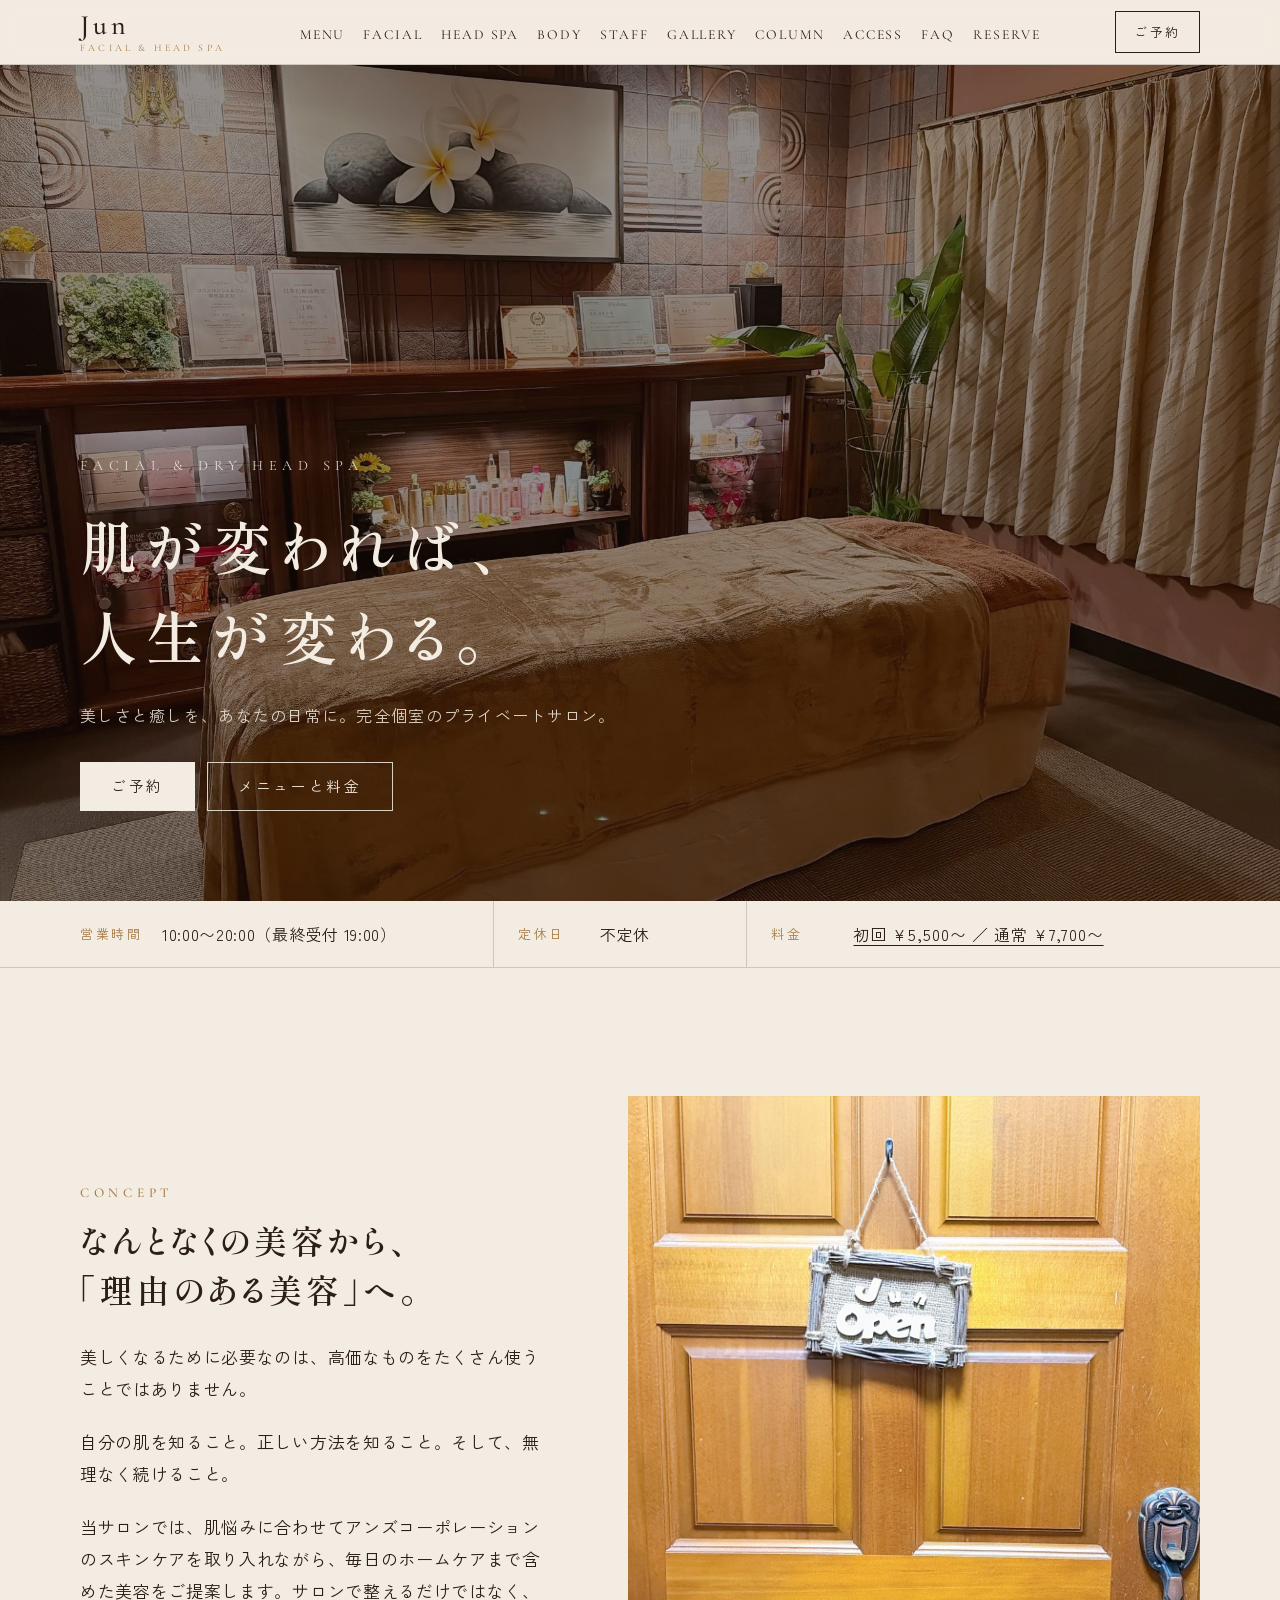
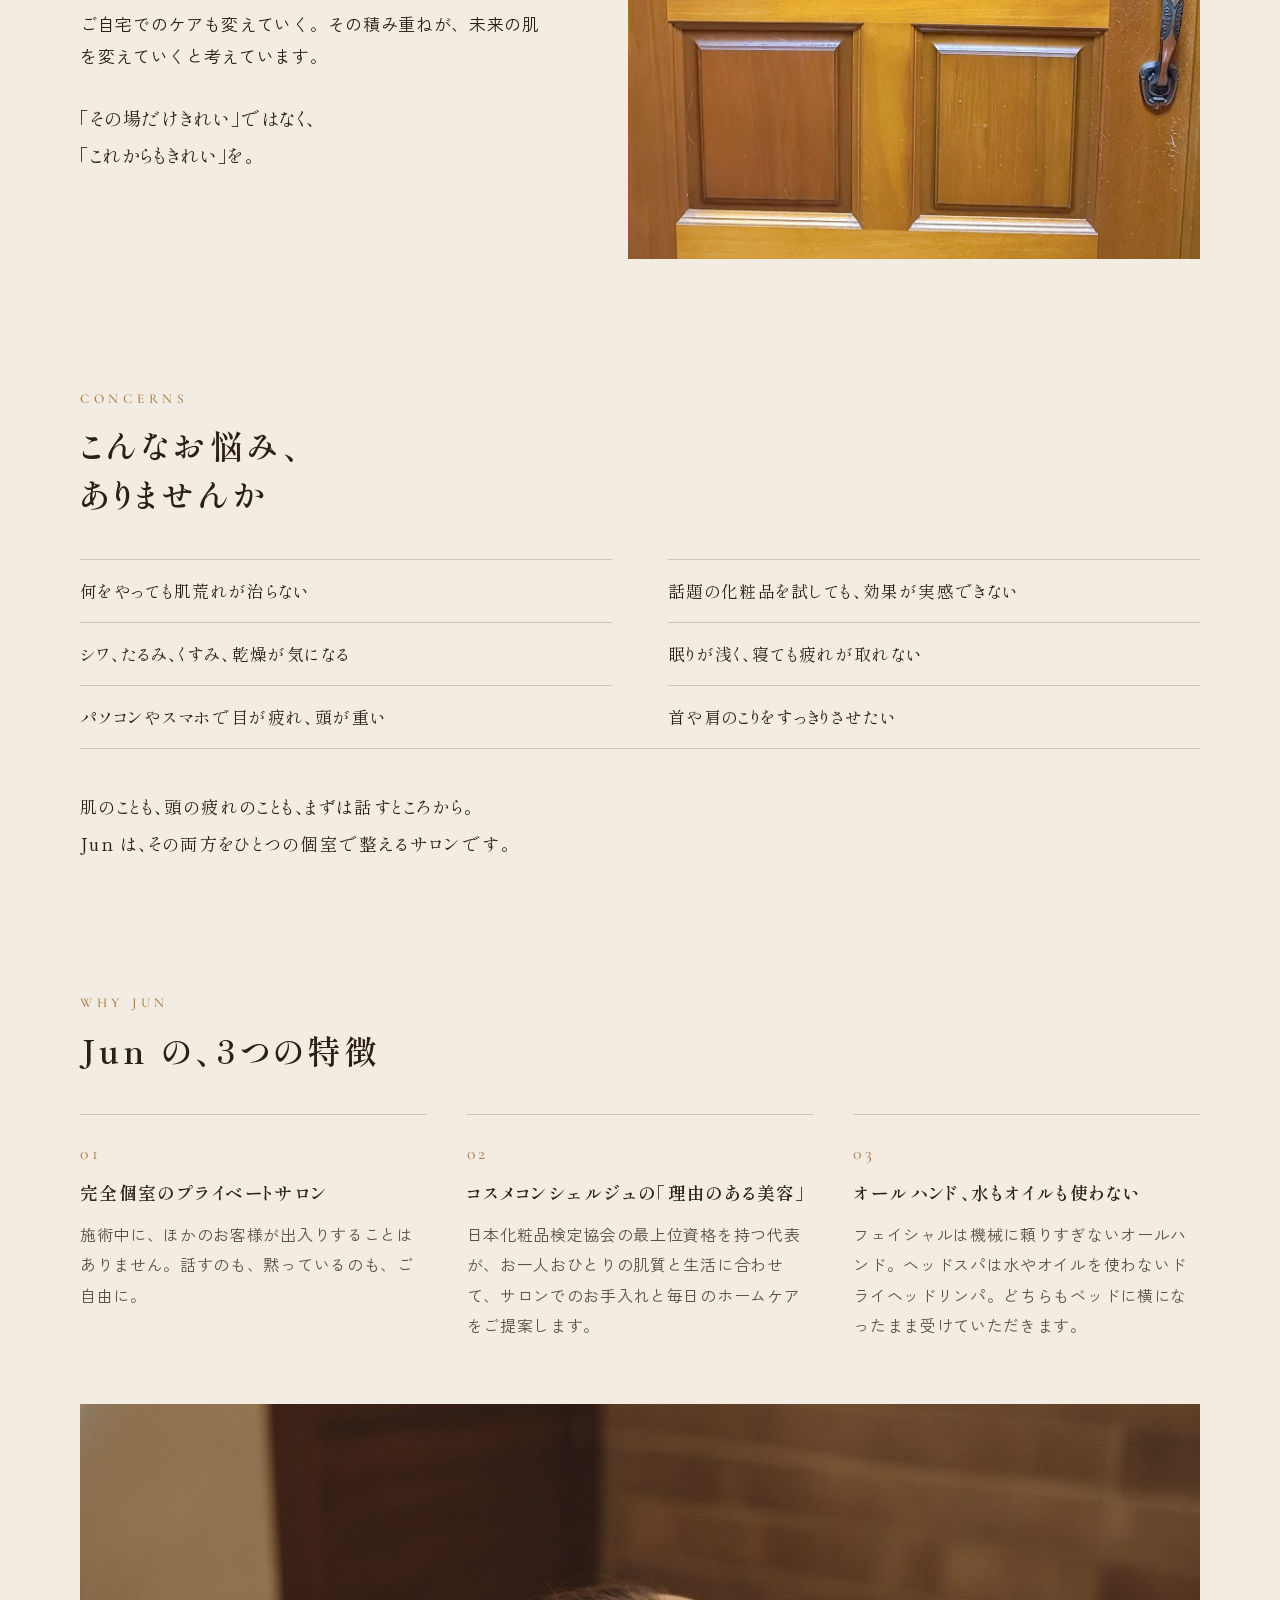
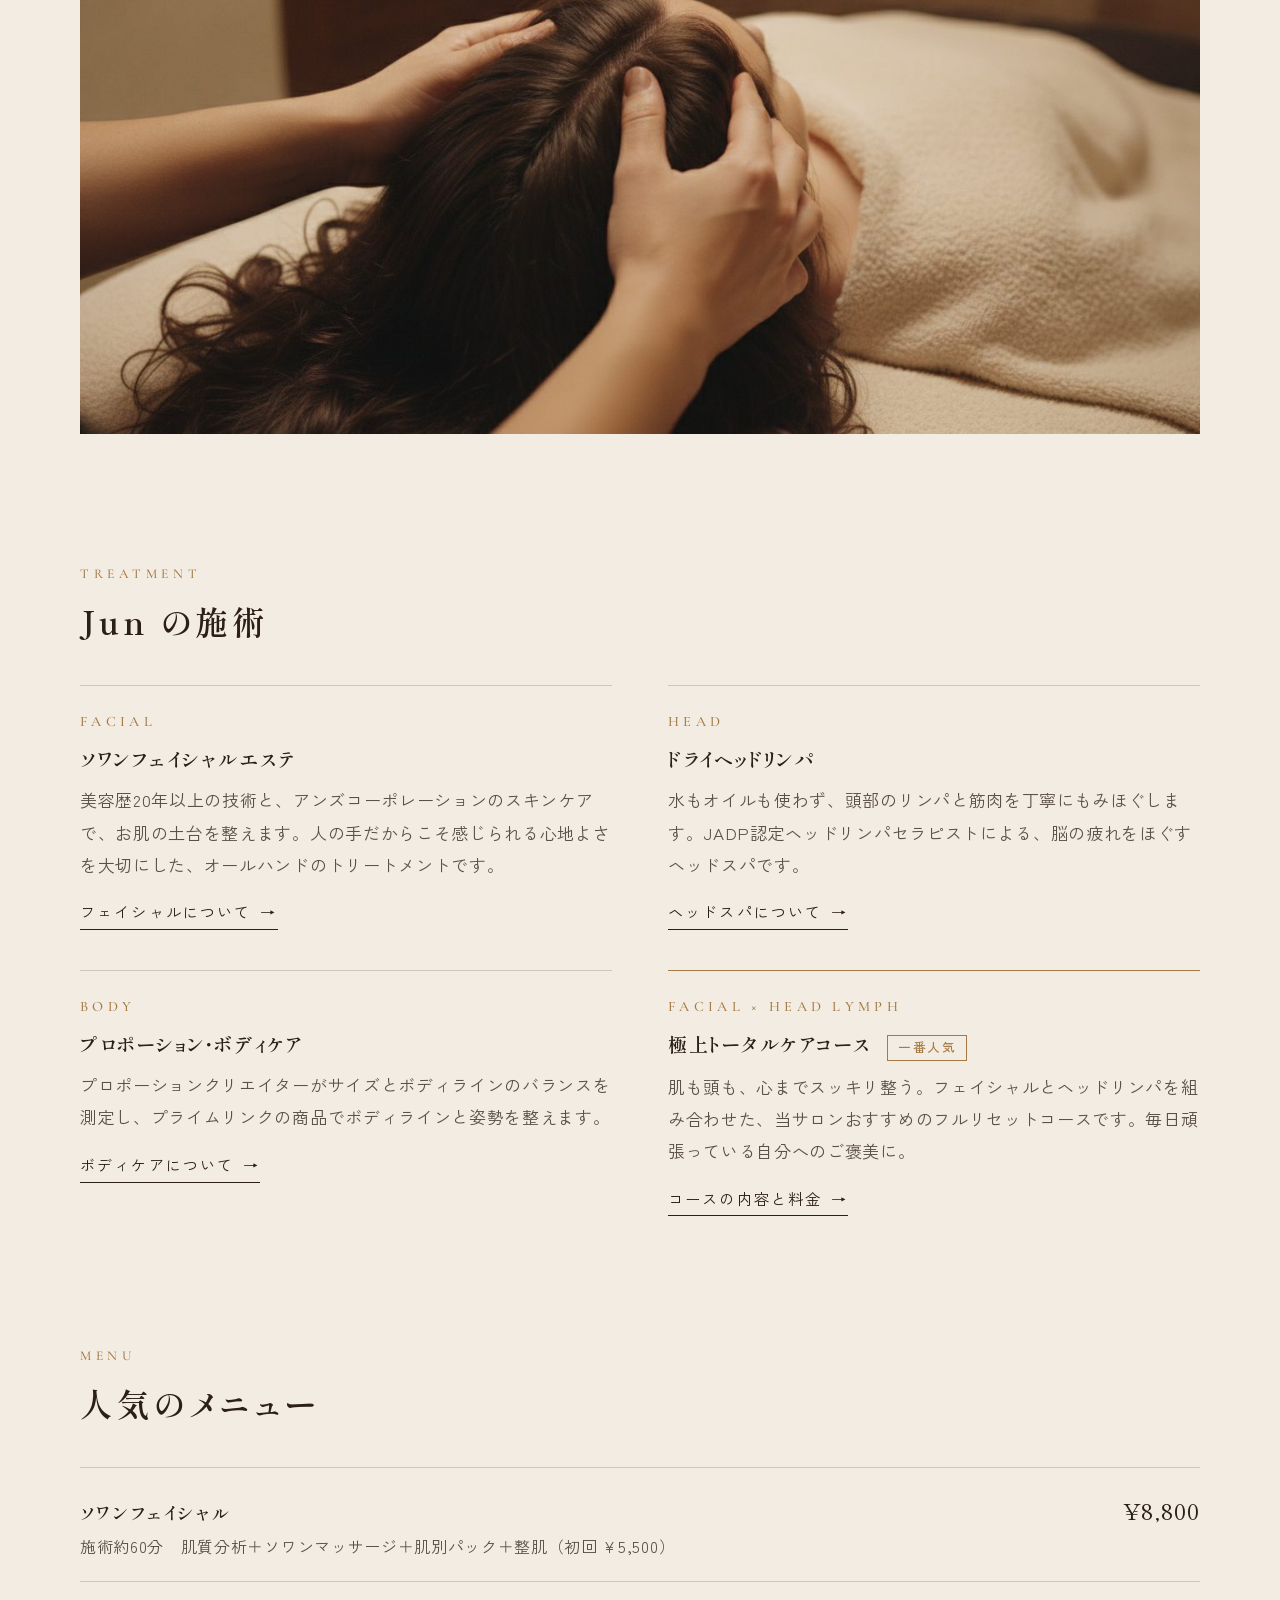
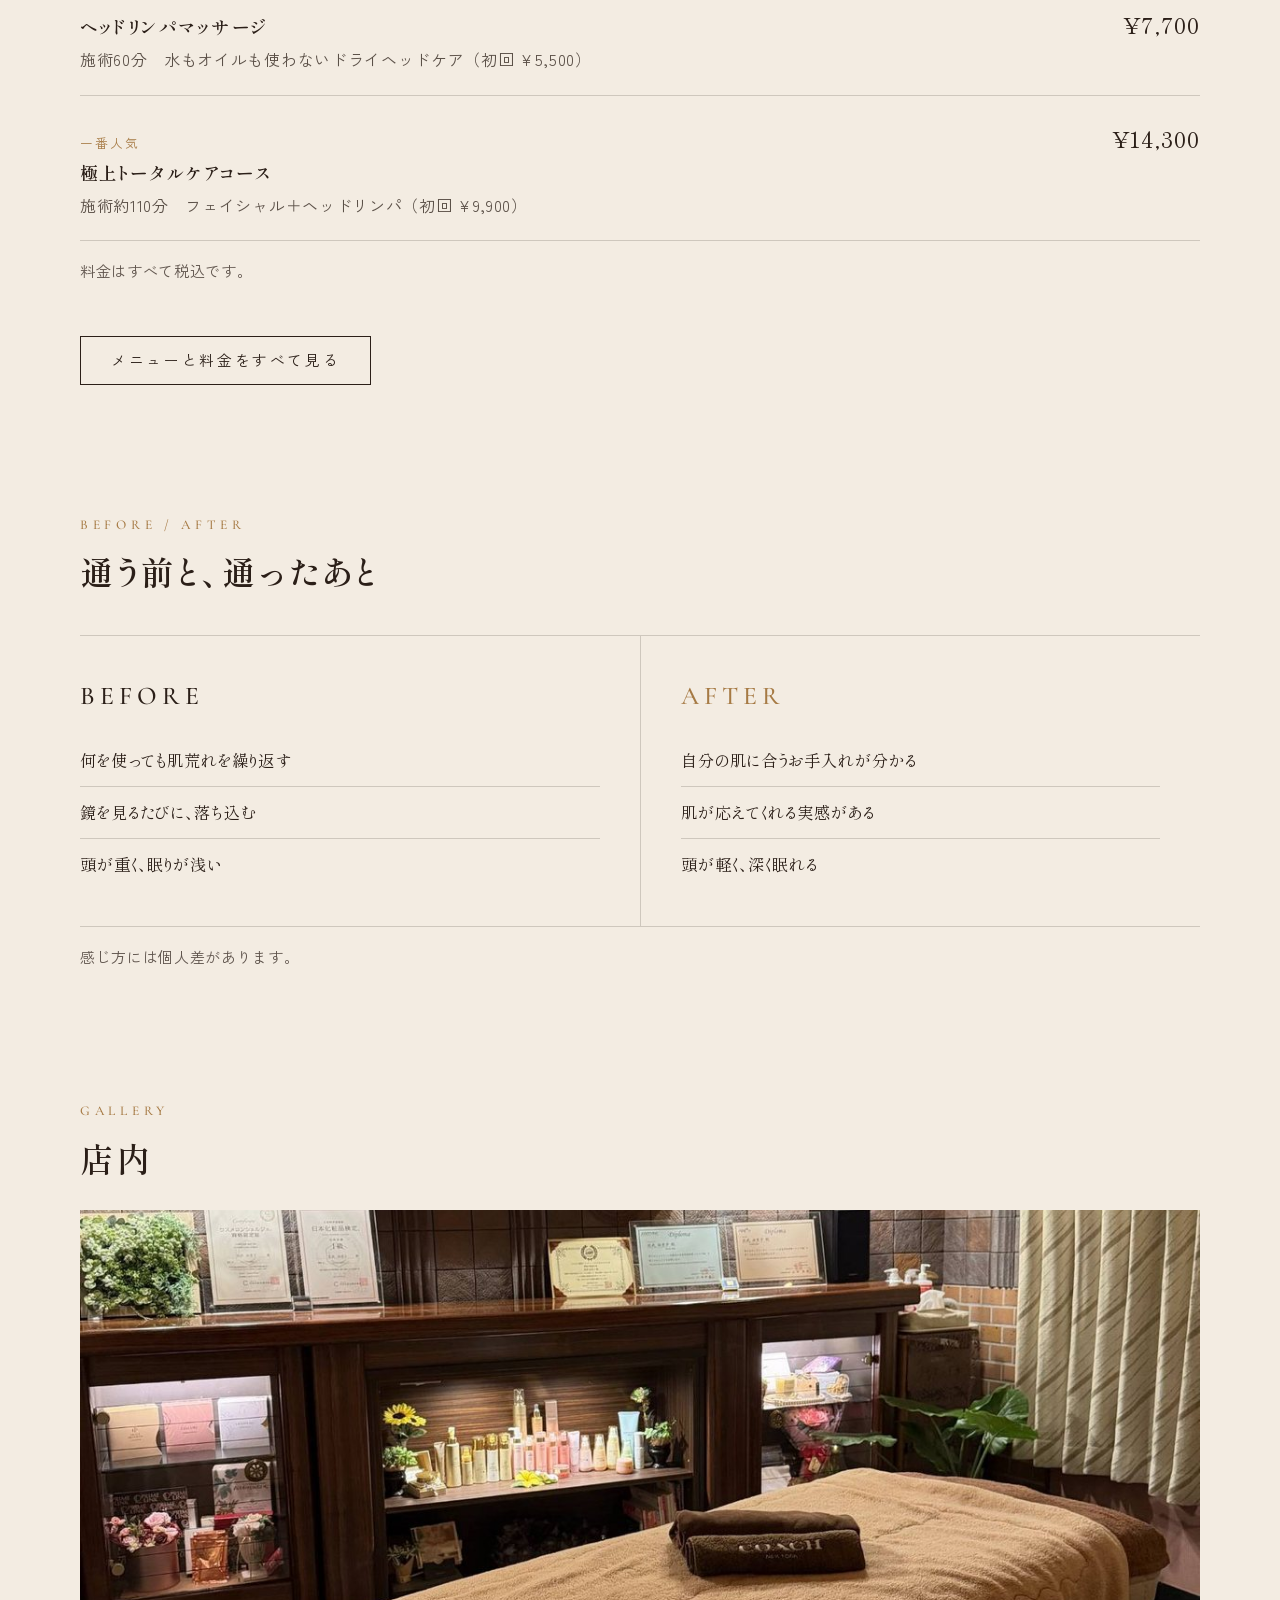
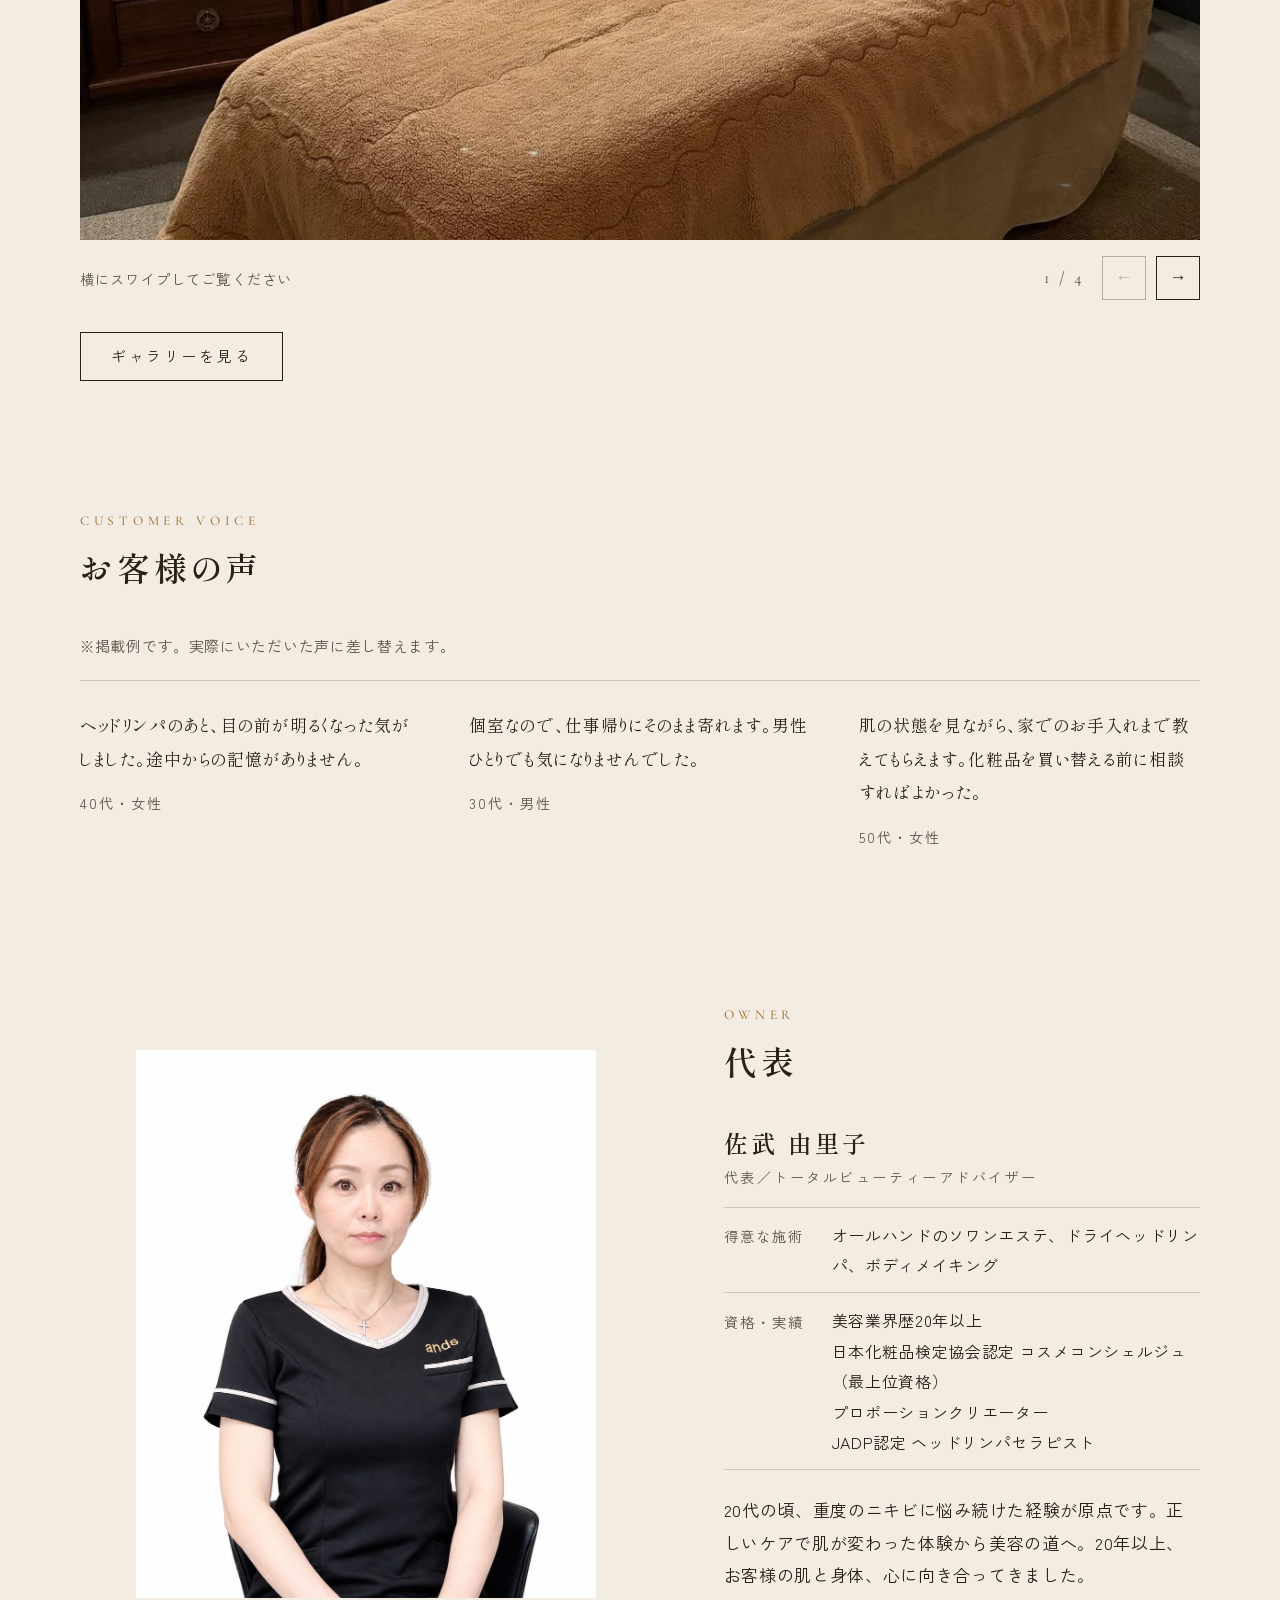
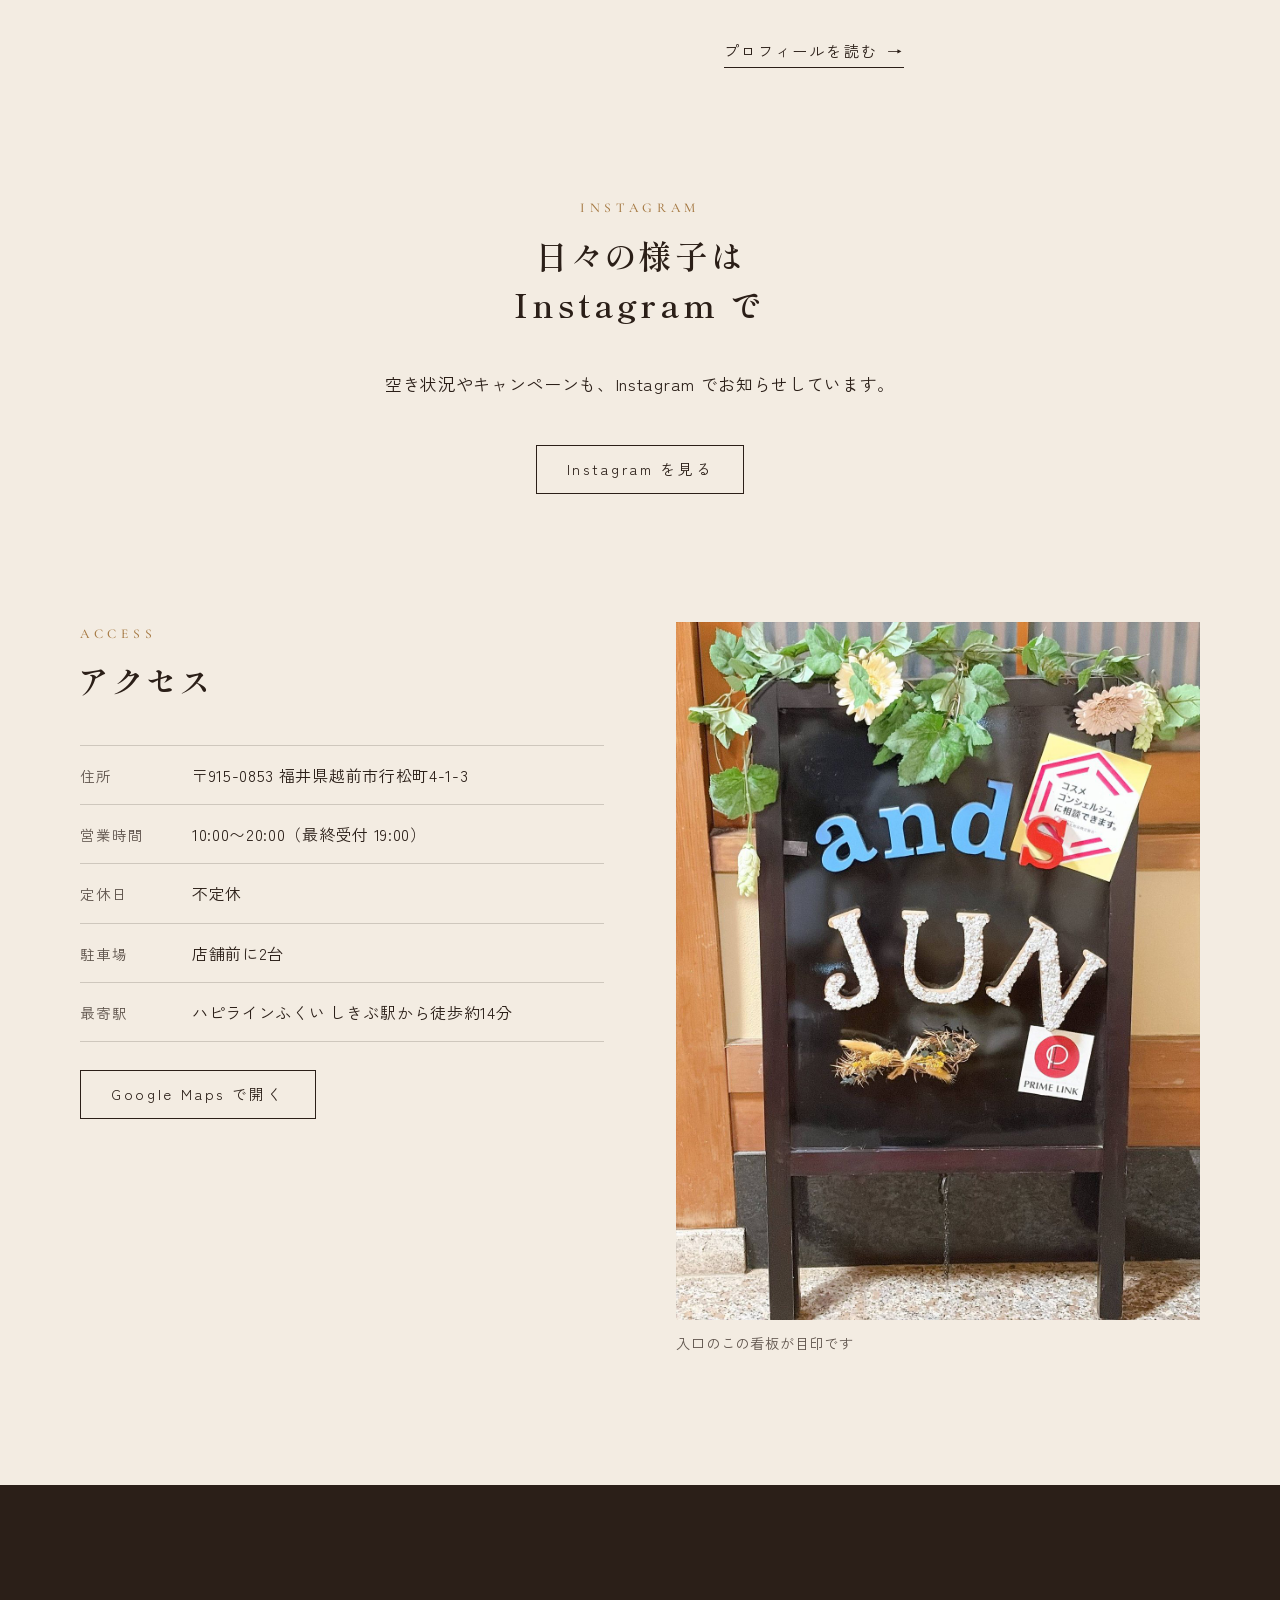
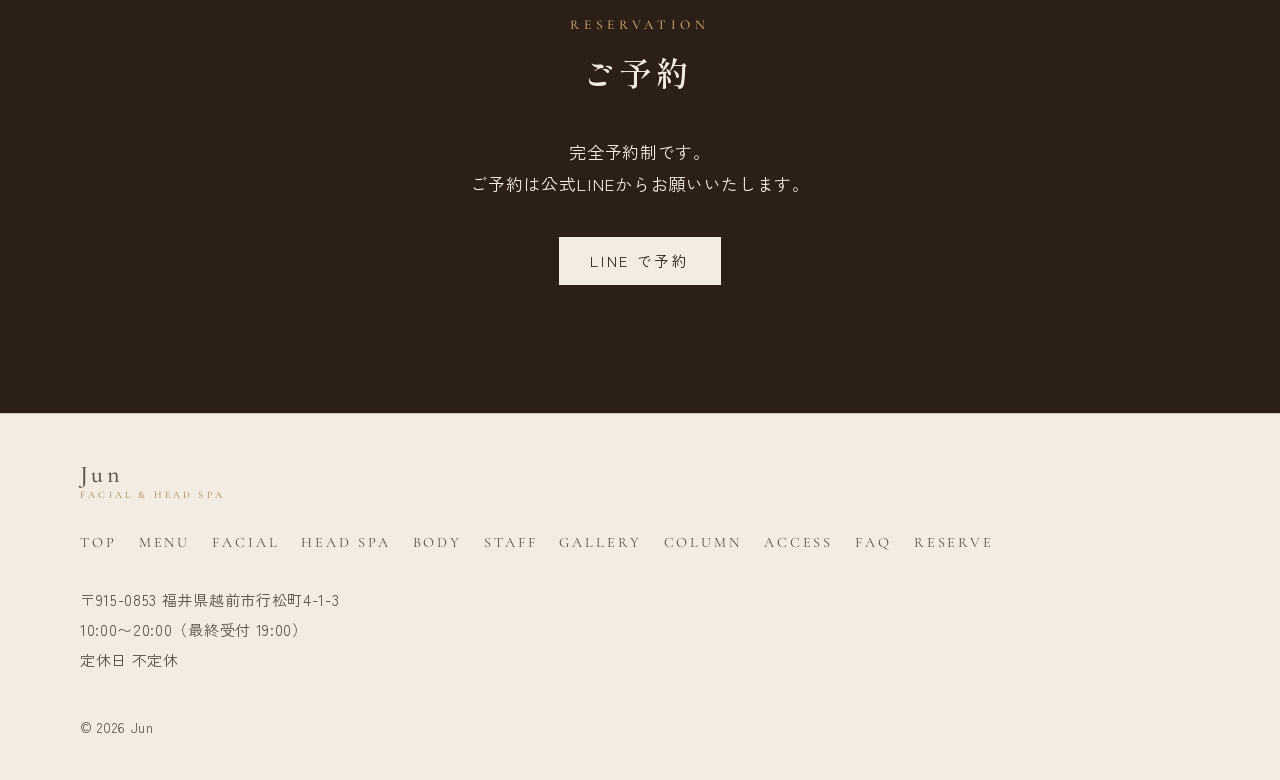
<file: index.html>
<!DOCTYPE html>
<html lang="ja">
<head>
<meta charset="UTF-8">
<meta name="viewport" content="width=device-width,initial-scale=1">
<meta name="robots" content="noindex">
<title>Jun｜完全個室のフェイシャル＆ドライヘッドスパ</title>
<meta name="description" content="コスメコンシェルジュのオールハンドフェイシャルと、水もオイルも使わないドライヘッドリンパ。完全個室のプライベートサロン Jun。">
<link rel="icon" href="data:,">
<link rel="preconnect" href="https://fonts.googleapis.com">
<link rel="preconnect" href="https://fonts.gstatic.com" crossorigin>
<link href="https://fonts.googleapis.com/css2?family=Cormorant+Garamond:ital,wght@0,400;0,500;1,400&family=Shippori+Mincho:wght@500;600&family=Zen+Kaku+Gothic+New:wght@400;500&display=swap" rel="stylesheet">
<link rel="stylesheet" href="style.css?v=23">
<meta name="site-root" content="https://haru20190621-a11y.github.io/jun-preview-8c500080/">
<script>document.documentElement.className+=' js';</script>
</head>
<body class="page-index">
<header class="site-head">
  <div class="site-head__in">
    <a class="logo" href="index.html" aria-label="Jun トップページ"><span class="logo__name">Jun</span><span class="logo__sub">Facial &amp; Head Spa</span></a>
    <nav class="gnav" aria-label="メインメニュー">
      <ul>
<li><a href="menu.html">Menu</a></li>
<li><a href="facial.html">Facial</a></li>
<li><a href="headspa.html">Head Spa</a></li>
<li><a href="body.html">Body</a></li>
<li><a href="staff.html">Staff</a></li>
<li><a href="gallery.html">Gallery</a></li>
<li><a href="blog/">Column</a></li>
<li><a href="access.html">Access</a></li>
<li><a href="faq.html">FAQ</a></li>
<li><a href="reserve.html">Reserve</a></li>
      </ul>
    </nav>
    <a class="head-cta" href="reserve.html">ご予約</a>
    <button class="burger" type="button" aria-label="メニューを開く" aria-expanded="false" aria-controls="drawer"><span></span><span></span></button>
  </div>
</header>

<div class="drawer" id="drawer" hidden>
  <nav aria-label="メニュー">
    <ul>
<li><a href="index.html" aria-current="page"><span class="en">Top</span><span class="ja">トップ</span></a></li>
<li><a href="menu.html"><span class="en">Menu</span><span class="ja">メニュー</span></a></li>
<li><a href="facial.html"><span class="en">Facial</span><span class="ja">フェイシャル</span></a></li>
<li><a href="headspa.html"><span class="en">Head Spa</span><span class="ja">ヘッドスパ</span></a></li>
<li><a href="body.html"><span class="en">Body</span><span class="ja">ボディケア</span></a></li>
<li><a href="staff.html"><span class="en">Staff</span><span class="ja">スタッフ</span></a></li>
<li><a href="gallery.html"><span class="en">Gallery</span><span class="ja">ギャラリー</span></a></li>
<li><a href="blog/"><span class="en">Column</span><span class="ja">お知らせ・コラム</span></a></li>
<li><a href="access.html"><span class="en">Access</span><span class="ja">アクセス</span></a></li>
<li><a href="faq.html"><span class="en">FAQ</span><span class="ja">よくある質問</span></a></li>
<li><a href="reserve.html"><span class="en">Reserve</span><span class="ja">ご予約</span></a></li>
    </ul>
  </nav>
  <div class="drawer__info">
    <a class="drawer__tel" href="https://lin.ee/vjrgHIw" target="_blank" rel="noopener">LINE で予約</a>
    <p>10:00〜20:00（最終受付 19:00）<br>定休日 不定休</p>
  </div>
</div>

<main>
<section class="hero">
  <img class="hero__img" src="images/hero-room.jpg" width="2000" height="1500" alt="Jun の施術室。プルメリアの絵と資格証が並ぶカウンター、ベッド" fetchpriority="high">
  <div class="hero__overlay"></div>
  <div class="hero__in">
    <p class="hero__kicker">Facial &amp; Dry Head Spa</p>
    <h1 class="hero__copy">肌が変われば、<br>人生が変わる。</h1>
    <p class="hero__sub">美しさと癒しを、あなたの日常に。完全個室のプライベートサロン。</p>
    <div class="hero__btns">
      <a class="btn btn--cream" href="reserve.html">ご予約</a>
      <a class="btn btn--ghost" href="menu.html">メニューと料金</a>
    </div>
  </div>
</section>

<div class="strip">
  <dl class="wrap strip__in">
    <div><dt>営業時間</dt><dd>10:00〜20:00（最終受付 19:00）</dd></div>
    <div><dt>定休日</dt><dd>不定休</dd></div>
    <div><dt>料金</dt><dd><a class="plain" href="menu.html"><span class="nowrap">初回 ¥5,500〜</span> ／ <span class="nowrap">通常 ¥7,700〜</span></a></dd></div>
  </dl>
</div>

<section class="sec concept">
  <div class="wrap concept__in">
    <div class="concept__text reveal">
      <p class="sec-label">Concept</p>
      <h2>なんとなくの美容から、<br>「理由のある美容」へ。</h2>
      <p>美しくなるために必要なのは、高価なものをたくさん使うことではありません。</p>
      <p>自分の肌を知ること。正しい方法を知ること。そして、無理なく続けること。</p>
      <p>当サロンでは、肌悩みに合わせてアンズコーポレーションのスキンケアを取り入れながら、毎日のホームケアまで含めた美容をご提案します。サロンで整えるだけではなく、ご自宅でのケアも変えていく。その積み重ねが、未来の肌を変えていくと考えています。</p>
      <p class="concept__close">「その場だけきれい」ではなく、<br>「これからもきれい」を。</p>
    </div>
    <figure class="concept__fig reveal">
      <img src="images/door.jpg" width="1200" height="1600" alt="木の扉に掛かった Jun の Open サイン" loading="lazy">
    </figure>
  </div>
</section>

<section class="sec concerns">
  <div class="wrap">
    <p class="sec-label">Concerns</p>
    <h2>こんなお悩み、<br>ありませんか</h2>
    <ul class="list-rule cols2 reveal">
      <li>何をやっても肌荒れが治らない</li>
      <li>話題の化粧品を試しても、効果が実感できない</li>
      <li>シワ、たるみ、くすみ、乾燥が気になる</li>
      <li>眠りが浅く、寝ても疲れが取れない</li>
      <li>パソコンやスマホで目が疲れ、頭が重い</li>
      <li>首や肩のこりをすっきりさせたい</li>
    </ul>
    <p class="concerns__lead">肌のことも、頭の疲れのことも、まずは話すところから。<br>Jun は、その両方をひとつの個室で整えるサロンです。</p>
  </div>
</section>

<section class="sec feat">
  <div class="wrap">
    <p class="sec-label">Why Jun</p>
    <h2>Jun の、3つの特徴</h2>
    <div class="feat__grid">
      <div class="feat__item reveal">
        <span class="feat__no">01</span>
        <h3>完全個室のプライベートサロン</h3>
        <p>施術中に、ほかのお客様が出入りすることはありません。話すのも、黙っているのも、ご自由に。</p>
      </div>
      <div class="feat__item reveal">
        <span class="feat__no">02</span>
        <h3>コスメコンシェルジュの「理由のある美容」</h3>
        <p>日本化粧品検定協会の最上位資格を持つ代表が、お一人おひとりの肌質と生活に合わせて、サロンでのお手入れと毎日のホームケアをご提案します。</p>
      </div>
      <div class="feat__item reveal">
        <span class="feat__no">03</span>
        <h3>オールハンド、水もオイルも使わない</h3>
        <p>フェイシャルは機械に頼りすぎないオールハンド。ヘッドスパは水やオイルを使わないドライヘッドリンパ。どちらもベッドに横になったまま受けていただきます。</p>
      </div>
    </div>
    <figure class="feat__fig reveal">
      <img src="images/headspa-hands.jpg" width="1344" height="768" alt="ベッドに横になったお客様の頭部をほぐすセラピストの手元" loading="lazy">
    </figure>
  </div>
</section>

<section class="sec services">
  <div class="wrap">
    <p class="sec-label">Treatment</p>
    <h2>Jun の施術</h2>
    <div class="svc">
      <article class="svc__item reveal">
        <span class="svc__kind">Facial</span>
        <h3>ソワンフェイシャルエステ</h3>
        <p>美容歴20年以上の技術と、アンズコーポレーションのスキンケアで、お肌の土台を整えます。人の手だからこそ感じられる心地よさを大切にした、オールハンドのトリートメントです。</p>
        <a class="link-arrow" href="facial.html">フェイシャルについて</a>
      </article>
      <article class="svc__item reveal">
        <span class="svc__kind">Head</span>
        <h3>ドライヘッドリンパ</h3>
        <p>水もオイルも使わず、頭部のリンパと筋肉を丁寧にもみほぐします。JADP認定ヘッドリンパセラピストによる、脳の疲れをほぐすヘッドスパです。</p>
        <a class="link-arrow" href="headspa.html">ヘッドスパについて</a>
      </article>
      <article class="svc__item reveal">
        <span class="svc__kind">Body</span>
        <h3>プロポーション・ボディケア</h3>
        <p>プロポーションクリエイターがサイズとボディラインのバランスを測定し、プライムリンクの商品でボディラインと姿勢を整えます。</p>
        <a class="link-arrow" href="body.html">ボディケアについて</a>
      </article>
      <article class="svc__item svc__item--best reveal">
        <span class="svc__kind">Facial &times; Head Lymph</span>
        <h3>極上トータルケアコース <span class="svc__best">一番人気</span></h3>
        <p>肌も頭も、心までスッキリ整う。フェイシャルとヘッドリンパを組み合わせた、当サロンおすすめのフルリセットコースです。毎日頑張っている自分へのご褒美に。</p>
        <a class="link-arrow" href="menu.html#set">コースの内容と料金</a>
      </article>
    </div>
  </div>
</section>

<section class="sec menu-top">
  <div class="wrap">
    <p class="sec-label">Menu</p>
    <h2>人気のメニュー</h2>
    <ul class="pricelist reveal">
      <li>
        <div><h3>ソワンフェイシャル</h3><p>施術約60分　肌質分析＋ソワンマッサージ＋肌別パック＋整肌（初回 ¥5,500）</p></div>
        <p class="pricelist__price">¥8,800</p>
      </li>
      <li>
        <div><h3>ヘッドリンパマッサージ</h3><p>施術60分　水もオイルも使わないドライヘッドケア（初回 ¥5,500）</p></div>
        <p class="pricelist__price">¥7,700</p>
      </li>
      <li>
        <div><span class="pricelist__tag">一番人気</span><h3>極上トータルケアコース</h3><p>施術約110分　フェイシャル＋ヘッドリンパ（初回 ¥9,900）</p></div>
        <p class="pricelist__price">¥14,300</p>
      </li>
    </ul>
    <p class="note">料金はすべて税込です。</p>
    <a class="btn" href="menu.html">メニューと料金をすべて見る</a>
  </div>
</section>

<section class="sec ba">
  <div class="wrap">
    <p class="sec-label">Before / After</p>
    <h2>通う前と、通ったあと</h2>
    <div class="ba__grid reveal">
      <div class="ba__col">
        <p class="ba__head">Before</p>
        <ul>
          <li>何を使っても肌荒れを繰り返す</li>
          <li>鏡を見るたびに、落ち込む</li>
          <li>頭が重く、眠りが浅い</li>
        </ul>
      </div>
      <div class="ba__col ba__col--after">
        <p class="ba__head">After</p>
        <ul>
          <li>自分の肌に合うお手入れが分かる</li>
          <li>肌が応えてくれる実感がある</li>
          <li>頭が軽く、深く眠れる</li>
        </ul>
      </div>
    </div>
    <p class="note">感じ方には個人差があります。</p>
  </div>
</section>

<section class="sec gallery-top">
  <div class="wrap">
    <p class="sec-label">Gallery</p>
    <h2>店内</h2>
  </div>
  <div class="wrap slider reveal" data-slider>
    <div class="slider__track" tabindex="0" role="region" aria-label="店内の写真。横にスワイプしてご覧いただけます">
      <figure class="slider__item slider__item--room"><img src="images/room.jpg" width="1200" height="1600" alt="施術室。ブラウンのタオルを掛けたベッドと、化粧品の棚" loading="lazy"></figure>
      <figure class="slider__item"><img src="images/lounge.jpg" width="1600" height="1200" alt="カウンセリングルーム。白いソファとラタンのテーブル" loading="lazy"></figure>
      <figure class="slider__item"><img src="images/products.jpg" width="1600" height="955" alt="棚に並ぶスキンケア商品" loading="lazy"></figure>
      <figure class="slider__item"><img src="images/wall.jpg" width="1600" height="1200" alt="プルメリアの絵とランプ、カウンターに並ぶ資格証" loading="lazy"></figure>
    </div>
    <div class="slider__nav">
      <p class="slider__hint">横にスワイプしてご覧ください</p>
      <p class="slider__count" aria-live="polite"><span data-slider-now>1</span> / 4</p>
      <button class="slider__btn" type="button" data-dir="-1" aria-label="前の写真">&larr;</button>
      <button class="slider__btn" type="button" data-dir="1" aria-label="次の写真">&rarr;</button>
    </div>
  </div>
  <div class="wrap">
    <a class="btn" href="gallery.html">ギャラリーを見る</a>
  </div>
</section>

<section class="sec voice">
  <div class="wrap">
    <p class="sec-label">Customer Voice</p>
    <h2>お客様の声</h2>
    <p class="note">※掲載例です。実際にいただいた声に差し替えます。</p>
    <div class="voice__grid reveal">
      <blockquote>
        <p>ヘッドリンパのあと、目の前が明るくなった気がしました。途中からの記憶がありません。</p>
        <footer>40代・女性</footer>
      </blockquote>
      <blockquote>
        <p>個室なので、仕事帰りにそのまま寄れます。男性ひとりでも気になりませんでした。</p>
        <footer>30代・男性</footer>
      </blockquote>
      <blockquote>
        <p>肌の状態を見ながら、家でのお手入れまで教えてもらえます。化粧品を買い替える前に相談すればよかった。</p>
        <footer>50代・女性</footer>
      </blockquote>
    </div>
  </div>
</section>

<section class="sec staff">
  <div class="wrap staff__in">
    <figure class="staff__fig staff__fig--portrait reveal">
      <img src="images/owner.jpg" width="1000" height="1191" alt="代表 佐武由里子" loading="lazy">
    </figure>
    <div class="staff__text reveal">
      <p class="sec-label">Owner</p>
      <h2>代表</h2>
      <h3 class="staff__name">佐武 由里子 <span>代表／トータルビューティーアドバイザー</span></h3>
      <dl class="staff__dl">
        <div><dt>得意な施術</dt><dd>オールハンドのソワンエステ、ドライヘッドリンパ、ボディメイキング</dd></div>
        <div><dt>資格・実績</dt><dd>美容業界歴20年以上<br>日本化粧品検定協会認定 コスメコンシェルジュ（最上位資格）<br>プロポーションクリエーター<br>JADP認定 ヘッドリンパセラピスト</dd></div>
      </dl>
      <p>20代の頃、重度のニキビに悩み続けた経験が原点です。正しいケアで肌が変わった体験から美容の道へ。20年以上、お客様の肌と身体、心に向き合ってきました。</p>
      <a class="link-arrow" href="staff.html">プロフィールを読む</a>
    </div>
  </div>
</section>

<section class="sec ig">
  <div class="wrap ig__in">
    <p class="sec-label">Instagram</p>
    <h2>日々の様子は<br>Instagram で</h2>
    <p>空き状況やキャンペーンも、Instagram でお知らせしています。</p>
    <a class="btn" href="https://www.instagram.com/" target="_blank" rel="noopener">Instagram を見る</a>
  </div>
</section>

<section class="sec access">
  <div class="wrap access__in">
    <div class="access__text reveal">
      <p class="sec-label">Access</p>
      <h2>アクセス</h2>
      <dl class="info">
        <div><dt>住所</dt><dd>〒915-0853 福井県越前市行松町4-1-3</dd></div>
        <div><dt>営業時間</dt><dd>10:00〜20:00（最終受付 19:00）</dd></div>
        <div><dt>定休日</dt><dd>不定休</dd></div>
        <div><dt>駐車場</dt><dd>店舗前に2台</dd></div>
        <div><dt>最寄駅</dt><dd>ハピラインふくい しきぶ駅から徒歩約14分</dd></div>
      </dl>
      <a class="btn" href="https://www.google.com/maps/search/?api=1&amp;query=%E3%83%88%E3%83%BC%E3%82%BF%E3%83%AB%E3%83%93%E3%83%A5%E3%83%BC%E3%83%86%E3%82%A3%E3%82%B5%E3%83%AD%E3%83%B3Jun%20%E7%A6%8F%E4%BA%95%E7%9C%8C%E8%B6%8A%E5%89%8D%E5%B8%82%E8%A1%8C%E6%9D%BE%E7%94%BA4-1-3" target="_blank" rel="noopener">Google Maps で開く</a>
    </div>
    <figure class="access__fig access__fig--tall reveal">
      <img src="images/sign.jpg" width="1200" height="1600" alt="入口の黒い看板。ands JUN の文字と花の飾り" loading="lazy">
      <figcaption>入口のこの看板が目印です</figcaption>
    </figure>
  </div>
</section>

<section class="cta dark">
  <div class="wrap">
    <p class="sec-label">Reservation</p>
    <h2>ご予約</h2>
    <p>完全予約制です。<br>ご予約は公式LINEからお願いいたします。</p>
    <div class="cta__btns">
      <a class="btn btn--cream" href="https://lin.ee/vjrgHIw" target="_blank" rel="noopener">LINE で予約</a>
    </div>
  </div>
</section>


</main>

<footer class="foot">
  <div class="wrap foot__in">
    <a class="logo" href="index.html" aria-label="Jun トップページ"><span class="logo__name">Jun</span><span class="logo__sub">Facial &amp; Head Spa</span></a>
    <ul class="foot__nav">
<li><a href="index.html" aria-current="page">Top</a></li>
<li><a href="menu.html">Menu</a></li>
<li><a href="facial.html">Facial</a></li>
<li><a href="headspa.html">Head Spa</a></li>
<li><a href="body.html">Body</a></li>
<li><a href="staff.html">Staff</a></li>
<li><a href="gallery.html">Gallery</a></li>
<li><a href="blog/">Column</a></li>
<li><a href="access.html">Access</a></li>
<li><a href="faq.html">FAQ</a></li>
<li><a href="reserve.html">Reserve</a></li>
    </ul>
    <p class="foot__info">〒915-0853 福井県越前市行松町4-1-3<br>10:00〜20:00（最終受付 19:00）<br>定休日 不定休</p>
    <small>&copy; 2026 Jun</small>
  </div>
</footer>

<nav class="mbar" aria-label="ご予約">
  <a class="mbar__web" href="https://lin.ee/vjrgHIw" target="_blank" rel="noopener">LINE で予約</a>
</nav>

<script src="script.js?v=23" defer></script>
<script>
(function(){
  var root = document.querySelector('meta[name="site-root"]');
  if(!root || !window.fetch) return;
  fetch(root.content + 'season.json', {cache: 'no-store'}).then(function(r){ return r.ok ? r.json() : null; })
  .then(function(s){
    if(!s || !s.headline || !/^#[0-9a-fA-F]{6}$/.test(s.accent || '')) return;
    var d = document.createElement('div');
    d.className = 'season'; d.setAttribute('role', 'note');
    d.style.background = s.accent; d.style.color = s.text_color === '#222222' ? '#222222' : '#fff';
    d.textContent = (s.icon ? s.icon + ' ' : '') + s.headline + (s.icon ? ' ' + s.icon : '');
    var main = document.querySelector('main') || document.body;
    main.insertBefore(d, main.firstChild);
  }).catch(function(){});
})();
</script>
</body>
</html>
</file>
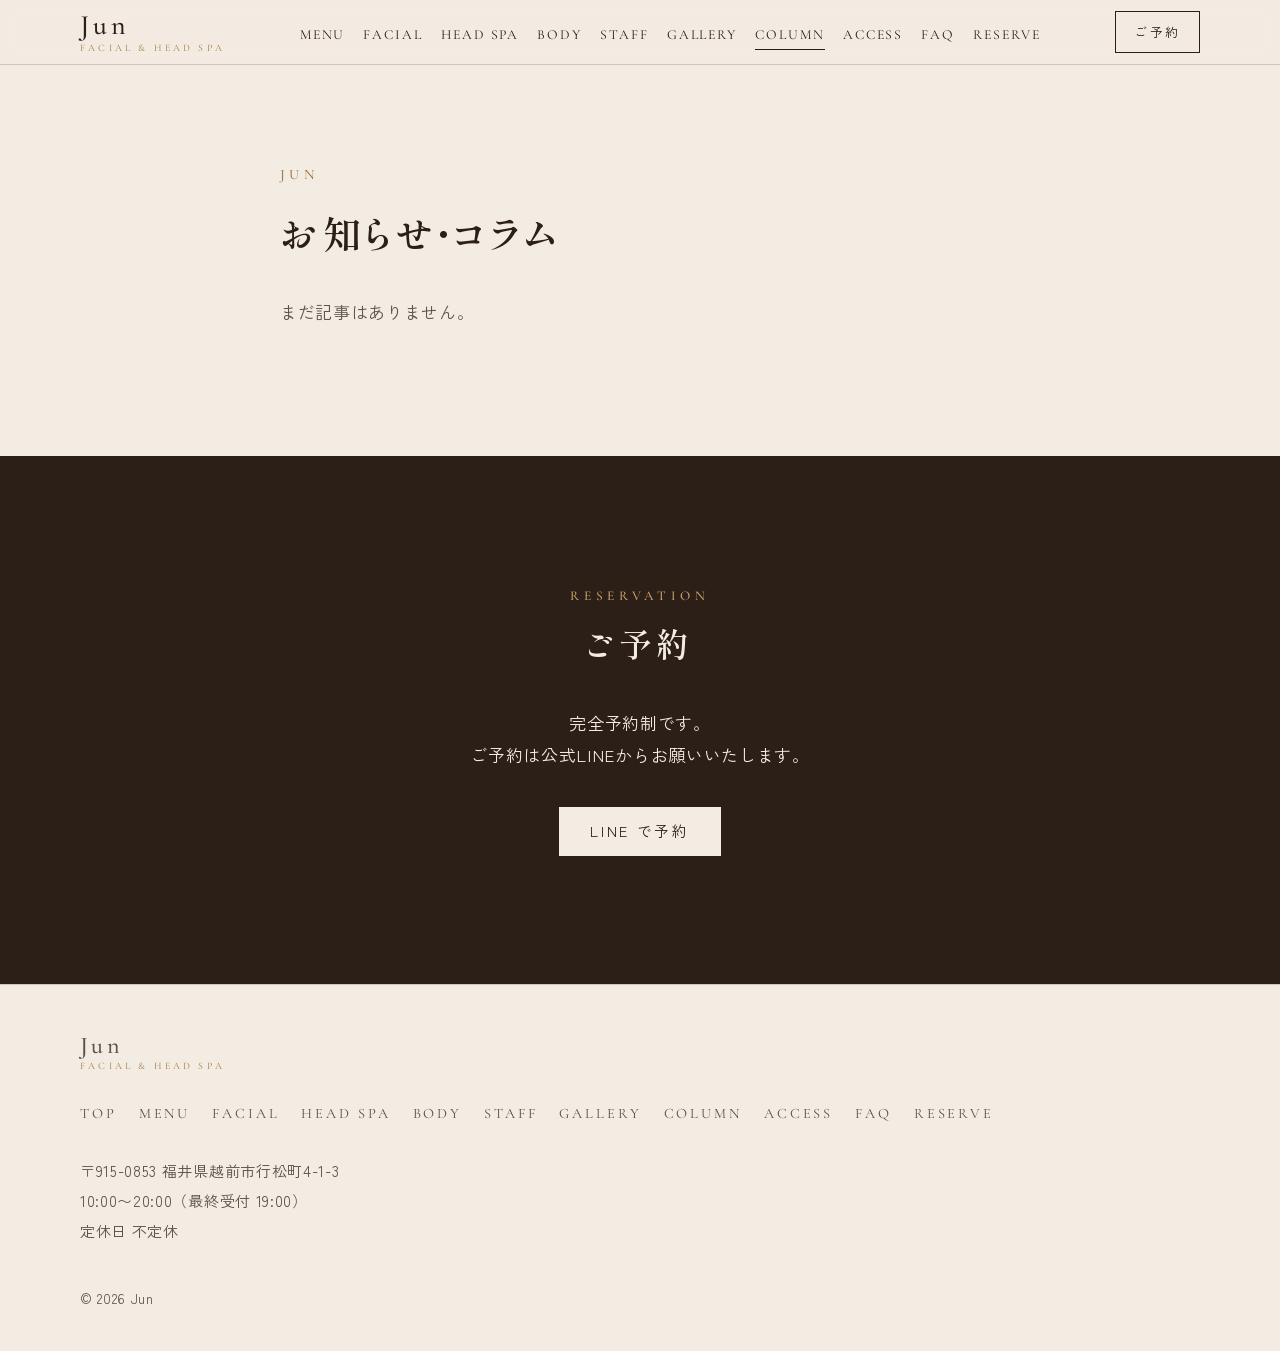
<file: blog/index.html>
<!DOCTYPE html>
<html lang="ja">
<head>
<meta charset="UTF-8">
<meta name="viewport" content="width=device-width,initial-scale=1">
<meta name="robots" content="noindex">
<title>お知らせ・コラム｜Jun</title>
<meta name="description" content="Jun のお知らせとコラムの一覧です。">
<link rel="icon" href="data:,">
<link rel="preconnect" href="https://fonts.googleapis.com">
<link rel="preconnect" href="https://fonts.gstatic.com" crossorigin>
<link href="https://fonts.googleapis.com/css2?family=Cormorant+Garamond:ital,wght@0,400;0,500;1,400&family=Shippori+Mincho:wght@500;600&family=Zen+Kaku+Gothic+New:wght@400;500&display=swap" rel="stylesheet">
<link rel="stylesheet" href="https://haru20190621-a11y.github.io/jun-preview-8c500080/style.css?v=21">
<meta name="site-root" content="https://haru20190621-a11y.github.io/jun-preview-8c500080/">
<script>document.documentElement.className+=' js';</script>
</head>
<body class="page-blog">
<header class="site-head">
  <div class="site-head__in">
    <a class="logo" href="https://haru20190621-a11y.github.io/jun-preview-8c500080/index.html" aria-label="Jun トップページ"><span class="logo__name">Jun</span><span class="logo__sub">Facial &amp; Head Spa</span></a>
    <nav class="gnav" aria-label="メインメニュー">
      <ul>
<li><a href="https://haru20190621-a11y.github.io/jun-preview-8c500080/menu.html">Menu</a></li>
<li><a href="https://haru20190621-a11y.github.io/jun-preview-8c500080/facial.html">Facial</a></li>
<li><a href="https://haru20190621-a11y.github.io/jun-preview-8c500080/headspa.html">Head Spa</a></li>
<li><a href="https://haru20190621-a11y.github.io/jun-preview-8c500080/body.html">Body</a></li>
<li><a href="https://haru20190621-a11y.github.io/jun-preview-8c500080/staff.html">Staff</a></li>
<li><a href="https://haru20190621-a11y.github.io/jun-preview-8c500080/gallery.html">Gallery</a></li>
<li><a href="https://haru20190621-a11y.github.io/jun-preview-8c500080/blog/" aria-current="page">Column</a></li>
<li><a href="https://haru20190621-a11y.github.io/jun-preview-8c500080/access.html">Access</a></li>
<li><a href="https://haru20190621-a11y.github.io/jun-preview-8c500080/faq.html">FAQ</a></li>
<li><a href="https://haru20190621-a11y.github.io/jun-preview-8c500080/reserve.html">Reserve</a></li>
      </ul>
    </nav>
    <a class="head-cta" href="https://haru20190621-a11y.github.io/jun-preview-8c500080/reserve.html">ご予約</a>
    <button class="burger" type="button" aria-label="メニューを開く" aria-expanded="false" aria-controls="drawer"><span></span><span></span></button>
  </div>
</header>

<div class="drawer" id="drawer" hidden>
  <nav aria-label="メニュー">
    <ul>
<li><a href="https://haru20190621-a11y.github.io/jun-preview-8c500080/index.html"><span class="en">Top</span><span class="ja">トップ</span></a></li>
<li><a href="https://haru20190621-a11y.github.io/jun-preview-8c500080/menu.html"><span class="en">Menu</span><span class="ja">メニュー</span></a></li>
<li><a href="https://haru20190621-a11y.github.io/jun-preview-8c500080/facial.html"><span class="en">Facial</span><span class="ja">フェイシャル</span></a></li>
<li><a href="https://haru20190621-a11y.github.io/jun-preview-8c500080/headspa.html"><span class="en">Head Spa</span><span class="ja">ヘッドスパ</span></a></li>
<li><a href="https://haru20190621-a11y.github.io/jun-preview-8c500080/body.html"><span class="en">Body</span><span class="ja">ボディケア</span></a></li>
<li><a href="https://haru20190621-a11y.github.io/jun-preview-8c500080/staff.html"><span class="en">Staff</span><span class="ja">スタッフ</span></a></li>
<li><a href="https://haru20190621-a11y.github.io/jun-preview-8c500080/gallery.html"><span class="en">Gallery</span><span class="ja">ギャラリー</span></a></li>
<li><a href="https://haru20190621-a11y.github.io/jun-preview-8c500080/blog/" aria-current="page"><span class="en">Column</span><span class="ja">お知らせ・コラム</span></a></li>
<li><a href="https://haru20190621-a11y.github.io/jun-preview-8c500080/access.html"><span class="en">Access</span><span class="ja">アクセス</span></a></li>
<li><a href="https://haru20190621-a11y.github.io/jun-preview-8c500080/faq.html"><span class="en">FAQ</span><span class="ja">よくある質問</span></a></li>
<li><a href="https://haru20190621-a11y.github.io/jun-preview-8c500080/reserve.html"><span class="en">Reserve</span><span class="ja">ご予約</span></a></li>
    </ul>
  </nav>
  <div class="drawer__info">
    <a class="drawer__tel" href="https://line.me/ja/" target="_blank" rel="noopener">LINE で予約</a>
    <p>10:00〜20:00（最終受付 19:00）<br>定休日 不定休</p>
  </div>
</div>

<main>
<div class="blog"><section class="page">
<p class="kicker">Jun</p>
<h1>お知らせ・コラム</h1>
<p class="empty">まだ記事はありません。</p>
</section></div>
<section class="cta dark">
  <div class="wrap">
    <p class="sec-label">Reservation</p>
    <h2>ご予約</h2>
    <p>完全予約制です。<br>ご予約は公式LINEからお願いいたします。</p>
    <div class="cta__btns">
      <a class="btn btn--cream" href="https://line.me/ja/" target="_blank" rel="noopener">LINE で予約</a>
    </div>
  </div>
</section>

</main>

<footer class="foot">
  <div class="wrap foot__in">
    <a class="logo" href="https://haru20190621-a11y.github.io/jun-preview-8c500080/index.html" aria-label="Jun トップページ"><span class="logo__name">Jun</span><span class="logo__sub">Facial &amp; Head Spa</span></a>
    <ul class="foot__nav">
<li><a href="https://haru20190621-a11y.github.io/jun-preview-8c500080/index.html">Top</a></li>
<li><a href="https://haru20190621-a11y.github.io/jun-preview-8c500080/menu.html">Menu</a></li>
<li><a href="https://haru20190621-a11y.github.io/jun-preview-8c500080/facial.html">Facial</a></li>
<li><a href="https://haru20190621-a11y.github.io/jun-preview-8c500080/headspa.html">Head Spa</a></li>
<li><a href="https://haru20190621-a11y.github.io/jun-preview-8c500080/body.html">Body</a></li>
<li><a href="https://haru20190621-a11y.github.io/jun-preview-8c500080/staff.html">Staff</a></li>
<li><a href="https://haru20190621-a11y.github.io/jun-preview-8c500080/gallery.html">Gallery</a></li>
<li><a href="https://haru20190621-a11y.github.io/jun-preview-8c500080/blog/" aria-current="page">Column</a></li>
<li><a href="https://haru20190621-a11y.github.io/jun-preview-8c500080/access.html">Access</a></li>
<li><a href="https://haru20190621-a11y.github.io/jun-preview-8c500080/faq.html">FAQ</a></li>
<li><a href="https://haru20190621-a11y.github.io/jun-preview-8c500080/reserve.html">Reserve</a></li>
    </ul>
    <p class="foot__info">〒915-0853 福井県越前市行松町4-1-3<br>10:00〜20:00（最終受付 19:00）<br>定休日 不定休</p>
    <small>&copy; 2026 Jun</small>
  </div>
</footer>

<nav class="mbar" aria-label="ご予約">
  <a class="mbar__web" href="https://line.me/ja/" target="_blank" rel="noopener">LINE で予約</a>
</nav>

<script src="https://haru20190621-a11y.github.io/jun-preview-8c500080/script.js?v=21" defer></script>
<script>
(function(){
  var root = document.querySelector('meta[name="site-root"]');
  if(!root || !window.fetch) return;
  fetch(root.content + 'season.json', {cache: 'no-store'}).then(function(r){ return r.ok ? r.json() : null; })
  .then(function(s){
    if(!s || !s.headline || !/^#[0-9a-fA-F]{6}$/.test(s.accent || '')) return;
    var d = document.createElement('div');
    d.className = 'season'; d.setAttribute('role', 'note');
    d.style.background = s.accent; d.style.color = s.text_color === '#222222' ? '#222222' : '#fff';
    d.textContent = (s.icon ? s.icon + ' ' : '') + s.headline + (s.icon ? ' ' + s.icon : '');
    var main = document.querySelector('main') || document.body;
    main.insertBefore(d, main.firstChild);
  }).catch(function(){});
})();
</script>
</body>
</html>
</file>
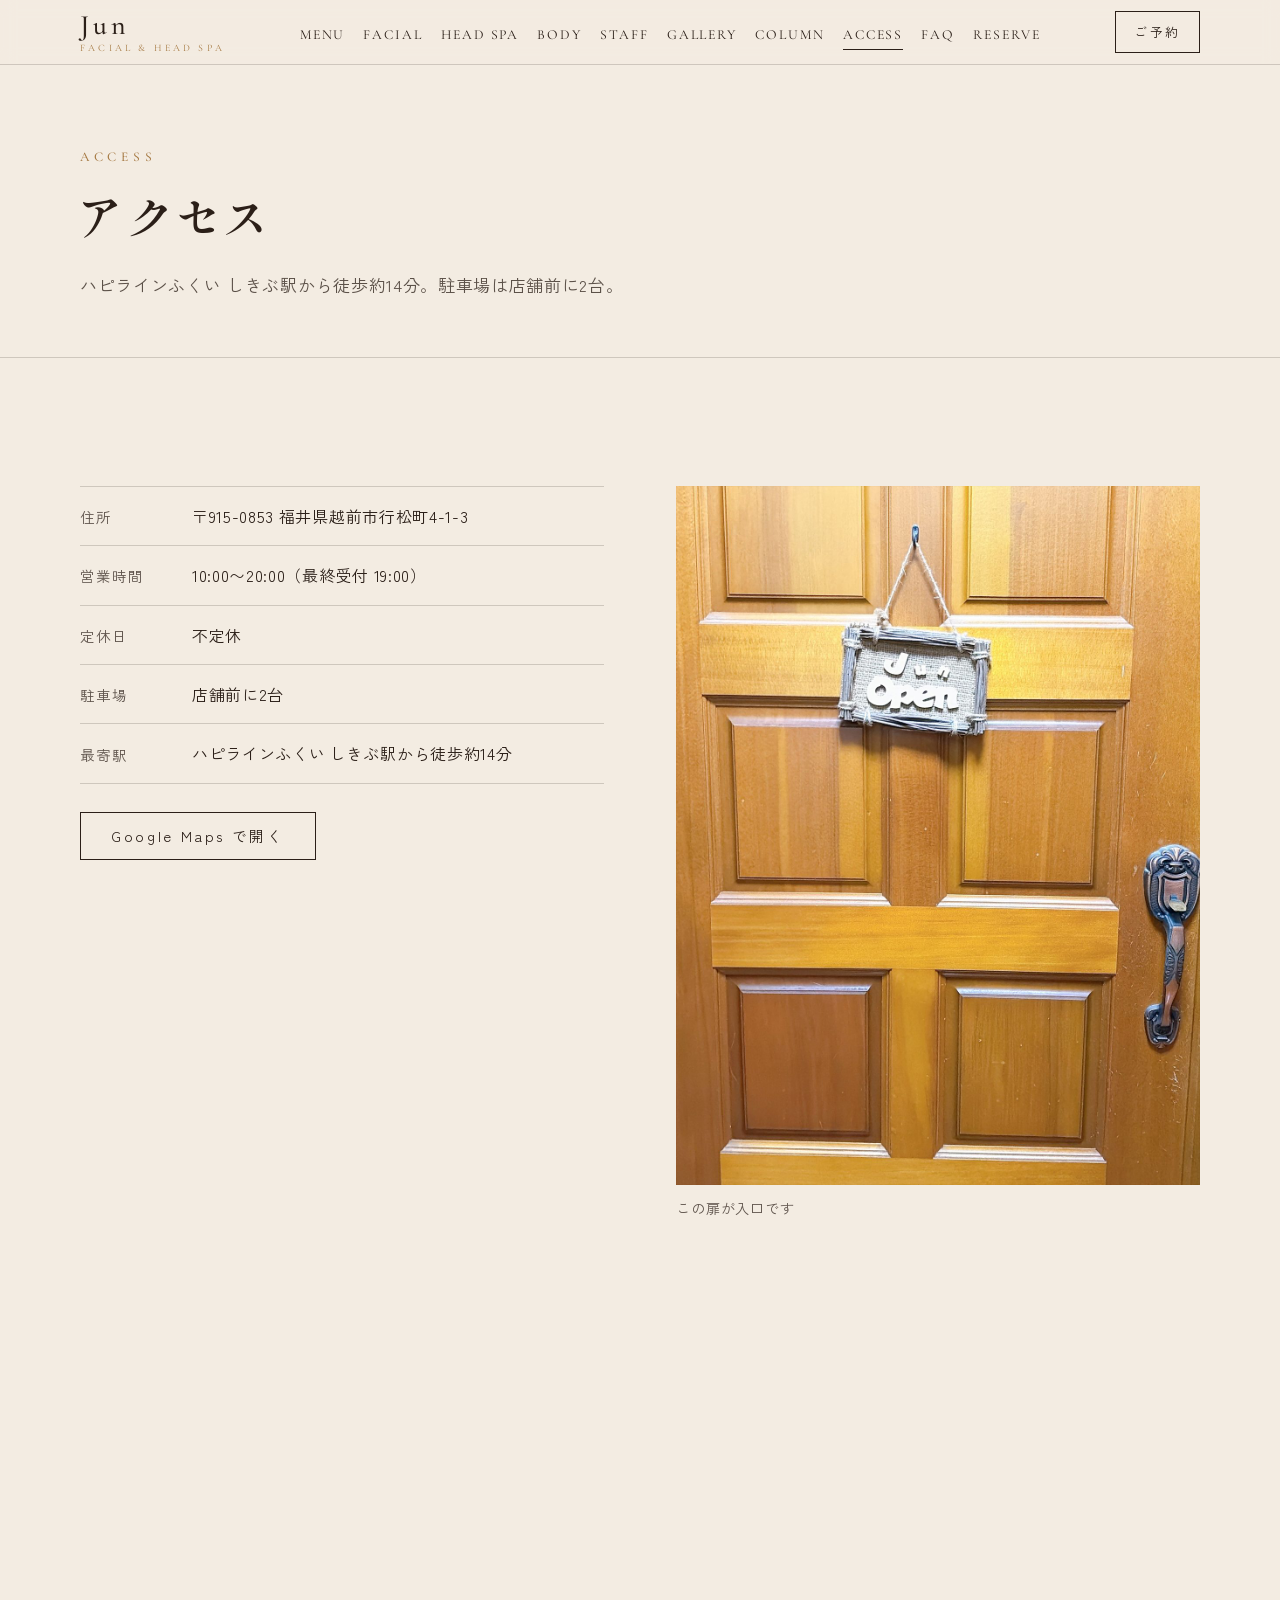
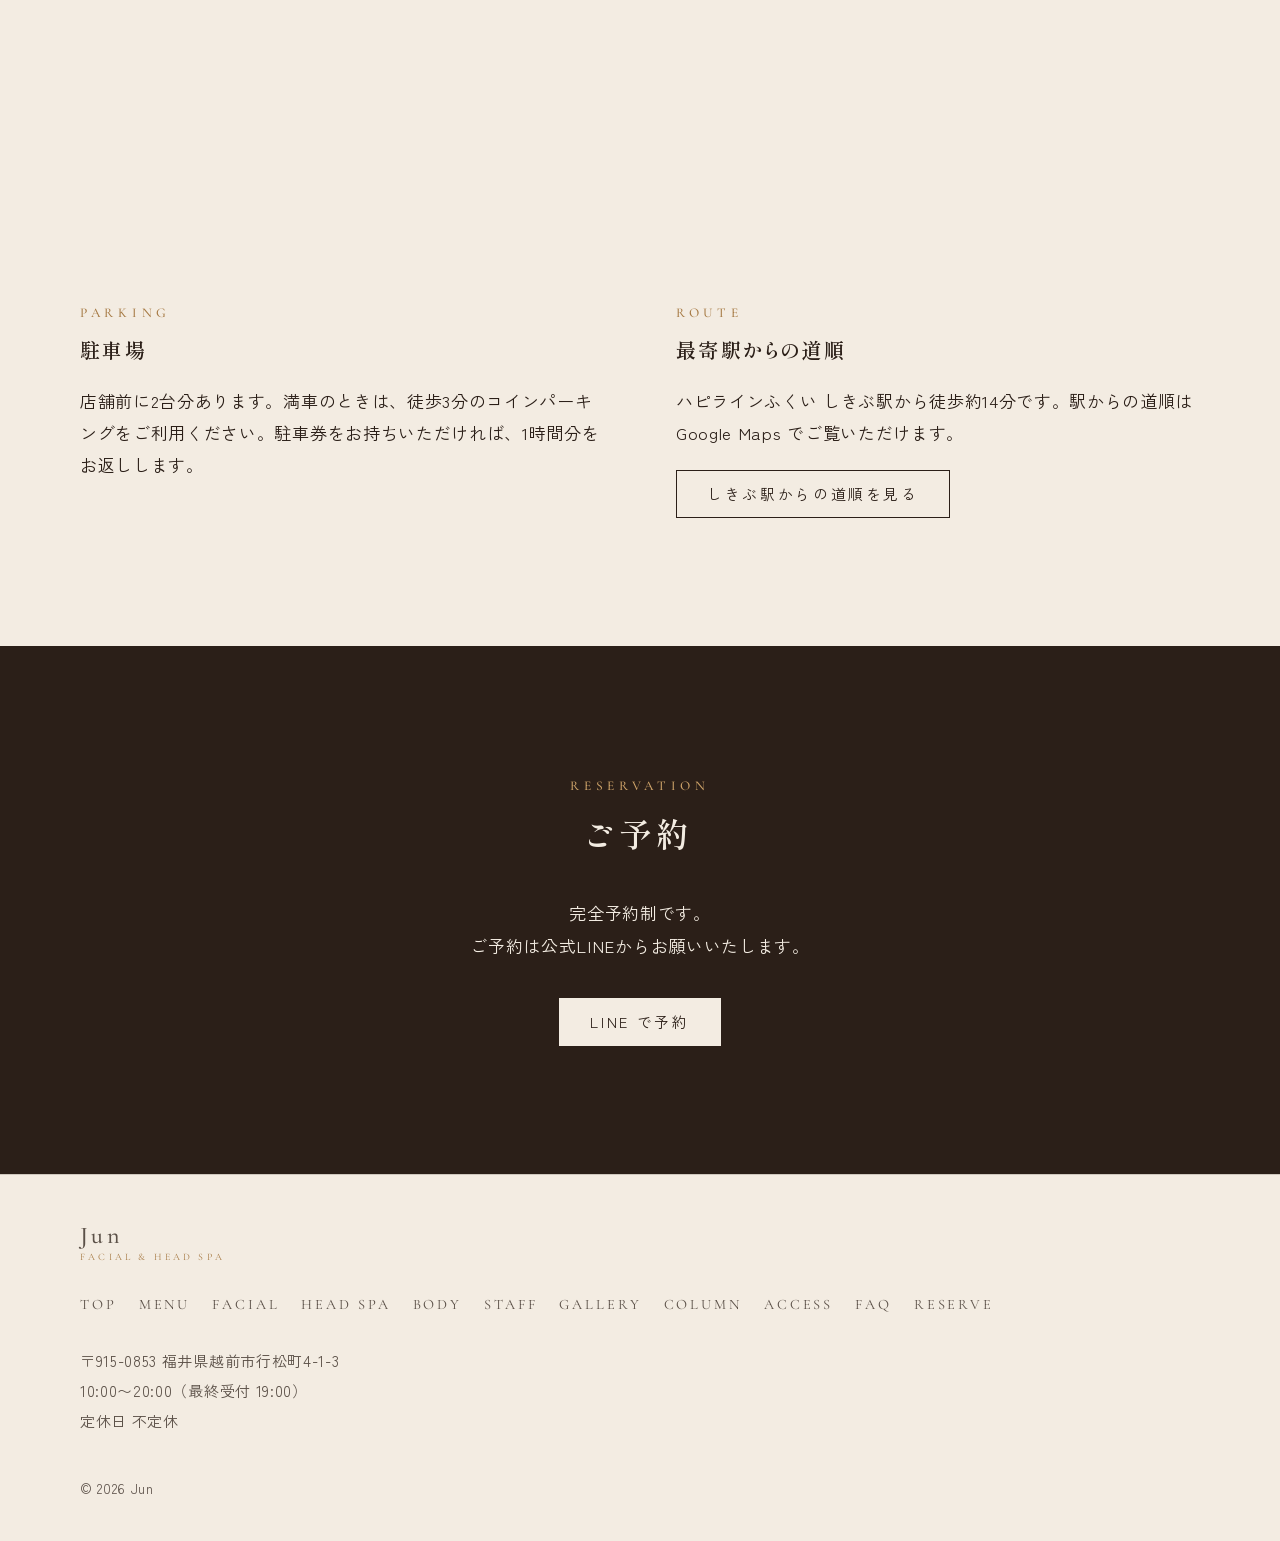
<file: access.html>
<!DOCTYPE html>
<html lang="ja">
<head>
<meta charset="UTF-8">
<meta name="viewport" content="width=device-width,initial-scale=1">
<meta name="robots" content="noindex">
<title>アクセス｜Jun 完全個室のフェイシャル＆ドライヘッドスパ</title>
<meta name="description" content="Jun の住所、営業時間、定休日、駐車場、最寄駅からの道順。">
<link rel="icon" href="data:,">
<link rel="preconnect" href="https://fonts.googleapis.com">
<link rel="preconnect" href="https://fonts.gstatic.com" crossorigin>
<link href="https://fonts.googleapis.com/css2?family=Cormorant+Garamond:ital,wght@0,400;0,500;1,400&family=Shippori+Mincho:wght@500;600&family=Zen+Kaku+Gothic+New:wght@400;500&display=swap" rel="stylesheet">
<link rel="stylesheet" href="style.css?v=23">
<meta name="site-root" content="https://haru20190621-a11y.github.io/jun-preview-8c500080/">
<script>document.documentElement.className+=' js';</script>
</head>
<body class="page-access">
<header class="site-head">
  <div class="site-head__in">
    <a class="logo" href="index.html" aria-label="Jun トップページ"><span class="logo__name">Jun</span><span class="logo__sub">Facial &amp; Head Spa</span></a>
    <nav class="gnav" aria-label="メインメニュー">
      <ul>
<li><a href="menu.html">Menu</a></li>
<li><a href="facial.html">Facial</a></li>
<li><a href="headspa.html">Head Spa</a></li>
<li><a href="body.html">Body</a></li>
<li><a href="staff.html">Staff</a></li>
<li><a href="gallery.html">Gallery</a></li>
<li><a href="blog/">Column</a></li>
<li><a href="access.html" aria-current="page">Access</a></li>
<li><a href="faq.html">FAQ</a></li>
<li><a href="reserve.html">Reserve</a></li>
      </ul>
    </nav>
    <a class="head-cta" href="reserve.html">ご予約</a>
    <button class="burger" type="button" aria-label="メニューを開く" aria-expanded="false" aria-controls="drawer"><span></span><span></span></button>
  </div>
</header>

<div class="drawer" id="drawer" hidden>
  <nav aria-label="メニュー">
    <ul>
<li><a href="index.html"><span class="en">Top</span><span class="ja">トップ</span></a></li>
<li><a href="menu.html"><span class="en">Menu</span><span class="ja">メニュー</span></a></li>
<li><a href="facial.html"><span class="en">Facial</span><span class="ja">フェイシャル</span></a></li>
<li><a href="headspa.html"><span class="en">Head Spa</span><span class="ja">ヘッドスパ</span></a></li>
<li><a href="body.html"><span class="en">Body</span><span class="ja">ボディケア</span></a></li>
<li><a href="staff.html"><span class="en">Staff</span><span class="ja">スタッフ</span></a></li>
<li><a href="gallery.html"><span class="en">Gallery</span><span class="ja">ギャラリー</span></a></li>
<li><a href="blog/"><span class="en">Column</span><span class="ja">お知らせ・コラム</span></a></li>
<li><a href="access.html" aria-current="page"><span class="en">Access</span><span class="ja">アクセス</span></a></li>
<li><a href="faq.html"><span class="en">FAQ</span><span class="ja">よくある質問</span></a></li>
<li><a href="reserve.html"><span class="en">Reserve</span><span class="ja">ご予約</span></a></li>
    </ul>
  </nav>
  <div class="drawer__info">
    <a class="drawer__tel" href="https://lin.ee/vjrgHIw" target="_blank" rel="noopener">LINE で予約</a>
    <p>10:00〜20:00（最終受付 19:00）<br>定休日 不定休</p>
  </div>
</div>

<main>
<section class="phead">
  <div class="wrap">
    <p class="sec-label">Access</p>
    <h1>アクセス</h1>
    <p class="lead">ハピラインふくい しきぶ駅から徒歩約14分。駐車場は店舗前に2台。</p>
  </div>
</section>

<section class="sec access">
  <div class="wrap access__in">
    <div class="access__text reveal">
      <dl class="info">
        <div><dt>住所</dt><dd>〒915-0853 福井県越前市行松町4-1-3</dd></div>
        <div><dt>営業時間</dt><dd>10:00〜20:00（最終受付 19:00）</dd></div>
        <div><dt>定休日</dt><dd>不定休</dd></div>
        <div><dt>駐車場</dt><dd>店舗前に2台</dd></div>
        <div><dt>最寄駅</dt><dd>ハピラインふくい しきぶ駅から徒歩約14分</dd></div>
      </dl>
      <a class="btn" href="https://www.google.com/maps/search/?api=1&amp;query=%E3%83%88%E3%83%BC%E3%82%BF%E3%83%AB%E3%83%93%E3%83%A5%E3%83%BC%E3%83%86%E3%82%A3%E3%82%B5%E3%83%AD%E3%83%B3Jun%20%E7%A6%8F%E4%BA%95%E7%9C%8C%E8%B6%8A%E5%89%8D%E5%B8%82%E8%A1%8C%E6%9D%BE%E7%94%BA4-1-3" target="_blank" rel="noopener">Google Maps で開く</a>
    </div>
    <figure class="access__fig access__fig--tall reveal">
      <img src="images/door.jpg" width="1200" height="1600" alt="木の扉に掛かった Jun の Open サイン" loading="lazy">
      <figcaption>この扉が入口です</figcaption>
    </figure>
  </div>
  <div class="wrap">
    <iframe class="access__map" src="https://www.google.com/maps?q=%E3%83%88%E3%83%BC%E3%82%BF%E3%83%AB%E3%83%93%E3%83%A5%E3%83%BC%E3%83%86%E3%82%A3%E3%82%B5%E3%83%AD%E3%83%B3Jun%20%E7%A6%8F%E4%BA%95%E7%9C%8C%E8%B6%8A%E5%89%8D%E5%B8%82%E8%A1%8C%E6%9D%BE%E7%94%BA4-1-3&amp;output=embed" title="Google マップ（トータルビューティサロンJun）" loading="lazy" referrerpolicy="no-referrer-when-downgrade"></iframe>
  </div>
</section>

<section class="sec route">
  <div class="wrap route__in">
    <div class="reveal">
      <p class="sec-label">Parking</p>
      <h2 class="h-sm">駐車場</h2>
      <p>店舗前に2台分あります。満車のときは、徒歩3分のコインパーキングをご利用ください。駐車券をお持ちいただければ、1時間分をお返しします。</p>
    </div>
    <div class="reveal">
      <p class="sec-label">Route</p>
      <h2 class="h-sm">最寄駅からの道順</h2>
      <p>ハピラインふくい しきぶ駅から徒歩約14分です。駅からの道順は Google Maps でご覧いただけます。</p>
      <a class="btn" href="https://www.google.com/maps/dir/?api=1&amp;origin=%E3%81%97%E3%81%8D%E3%81%B6%E9%A7%85%20%E7%A6%8F%E4%BA%95%E7%9C%8C%E8%B6%8A%E5%89%8D%E5%B8%82&amp;destination=%E7%A6%8F%E4%BA%95%E7%9C%8C%E8%B6%8A%E5%89%8D%E5%B8%82%E8%A1%8C%E6%9D%BE%E7%94%BA4-1-3&amp;travelmode=walking" target="_blank" rel="noopener">しきぶ駅からの道順を見る</a>
    </div>
  </div>
</section>

<section class="cta dark">
  <div class="wrap">
    <p class="sec-label">Reservation</p>
    <h2>ご予約</h2>
    <p>完全予約制です。<br>ご予約は公式LINEからお願いいたします。</p>
    <div class="cta__btns">
      <a class="btn btn--cream" href="https://lin.ee/vjrgHIw" target="_blank" rel="noopener">LINE で予約</a>
    </div>
  </div>
</section>


</main>

<footer class="foot">
  <div class="wrap foot__in">
    <a class="logo" href="index.html" aria-label="Jun トップページ"><span class="logo__name">Jun</span><span class="logo__sub">Facial &amp; Head Spa</span></a>
    <ul class="foot__nav">
<li><a href="index.html">Top</a></li>
<li><a href="menu.html">Menu</a></li>
<li><a href="facial.html">Facial</a></li>
<li><a href="headspa.html">Head Spa</a></li>
<li><a href="body.html">Body</a></li>
<li><a href="staff.html">Staff</a></li>
<li><a href="gallery.html">Gallery</a></li>
<li><a href="blog/">Column</a></li>
<li><a href="access.html" aria-current="page">Access</a></li>
<li><a href="faq.html">FAQ</a></li>
<li><a href="reserve.html">Reserve</a></li>
    </ul>
    <p class="foot__info">〒915-0853 福井県越前市行松町4-1-3<br>10:00〜20:00（最終受付 19:00）<br>定休日 不定休</p>
    <small>&copy; 2026 Jun</small>
  </div>
</footer>

<nav class="mbar" aria-label="ご予約">
  <a class="mbar__web" href="https://lin.ee/vjrgHIw" target="_blank" rel="noopener">LINE で予約</a>
</nav>

<script src="script.js?v=23" defer></script>
<script>
(function(){
  var root = document.querySelector('meta[name="site-root"]');
  if(!root || !window.fetch) return;
  fetch(root.content + 'season.json', {cache: 'no-store'}).then(function(r){ return r.ok ? r.json() : null; })
  .then(function(s){
    if(!s || !s.headline || !/^#[0-9a-fA-F]{6}$/.test(s.accent || '')) return;
    var d = document.createElement('div');
    d.className = 'season'; d.setAttribute('role', 'note');
    d.style.background = s.accent; d.style.color = s.text_color === '#222222' ? '#222222' : '#fff';
    d.textContent = (s.icon ? s.icon + ' ' : '') + s.headline + (s.icon ? ' ' + s.icon : '');
    var main = document.querySelector('main') || document.body;
    main.insertBefore(d, main.firstChild);
  }).catch(function(){});
})();
</script>
</body>
</html>
</file>
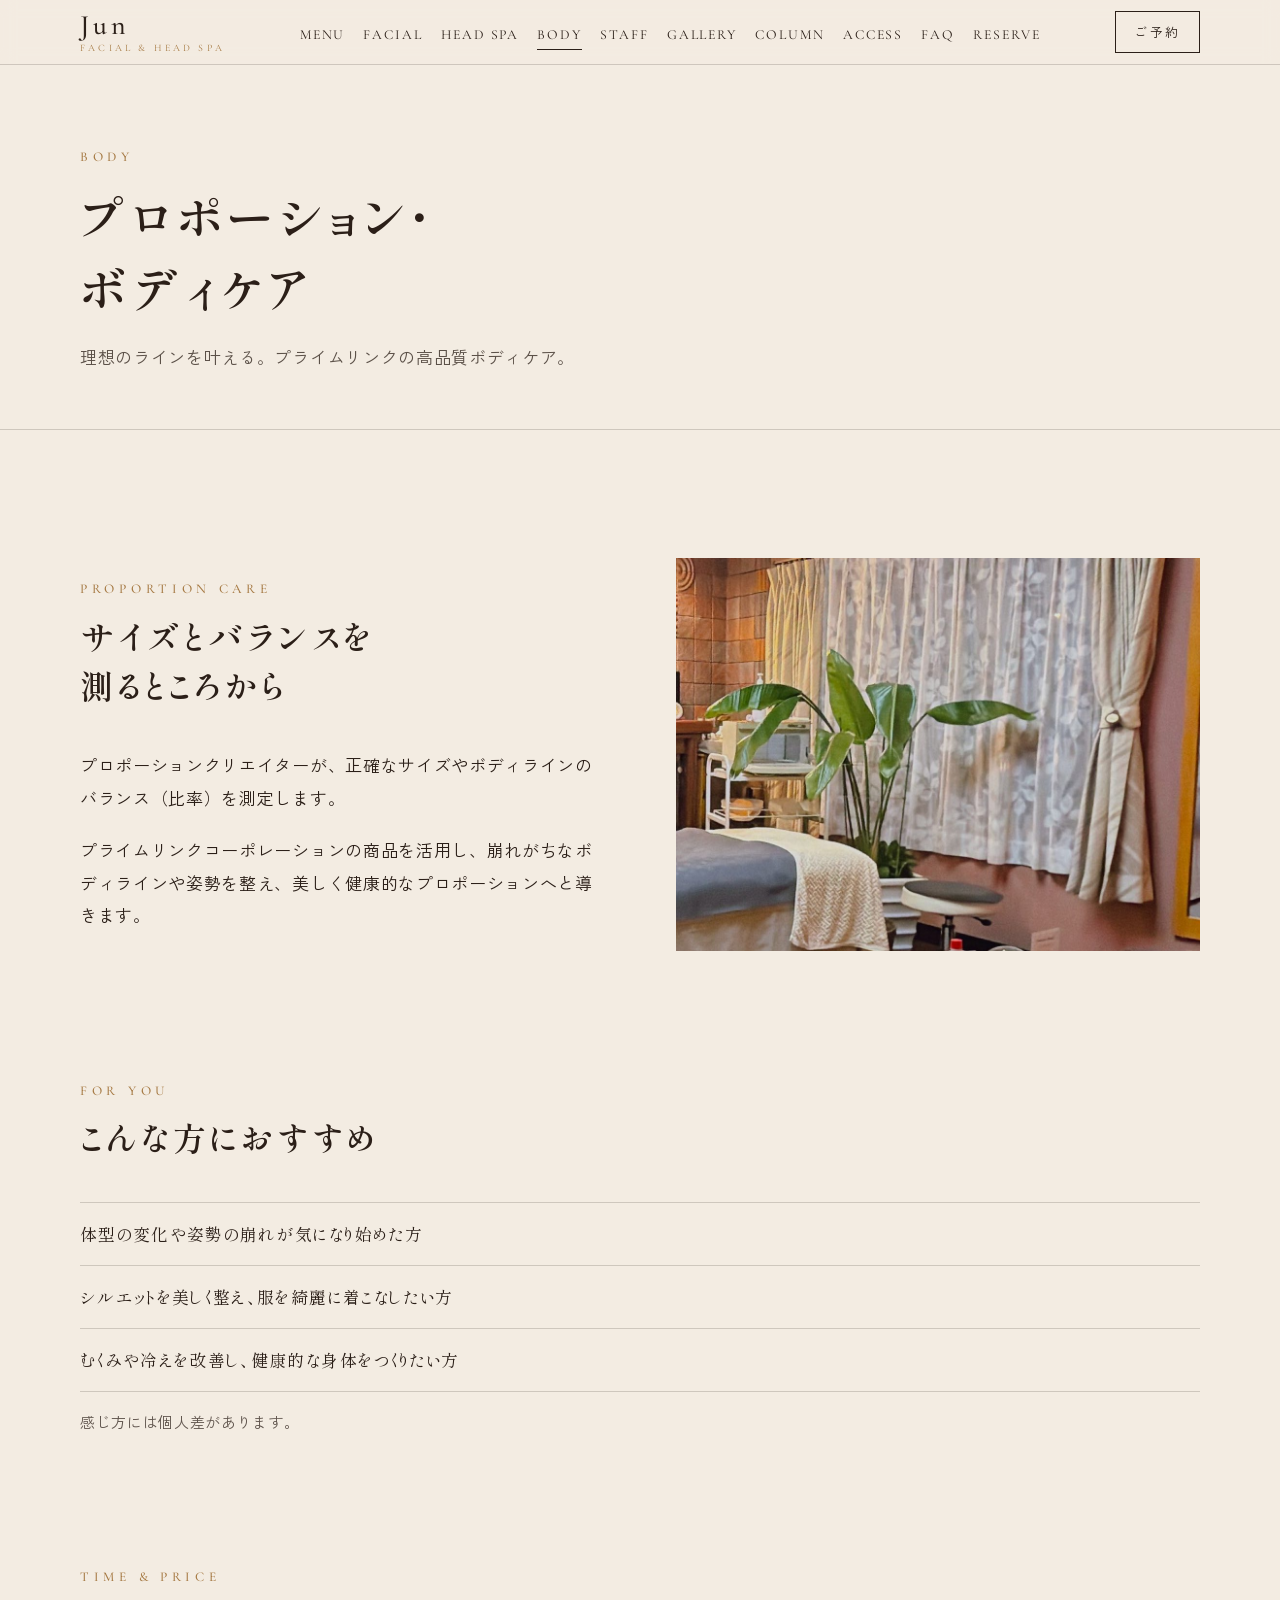
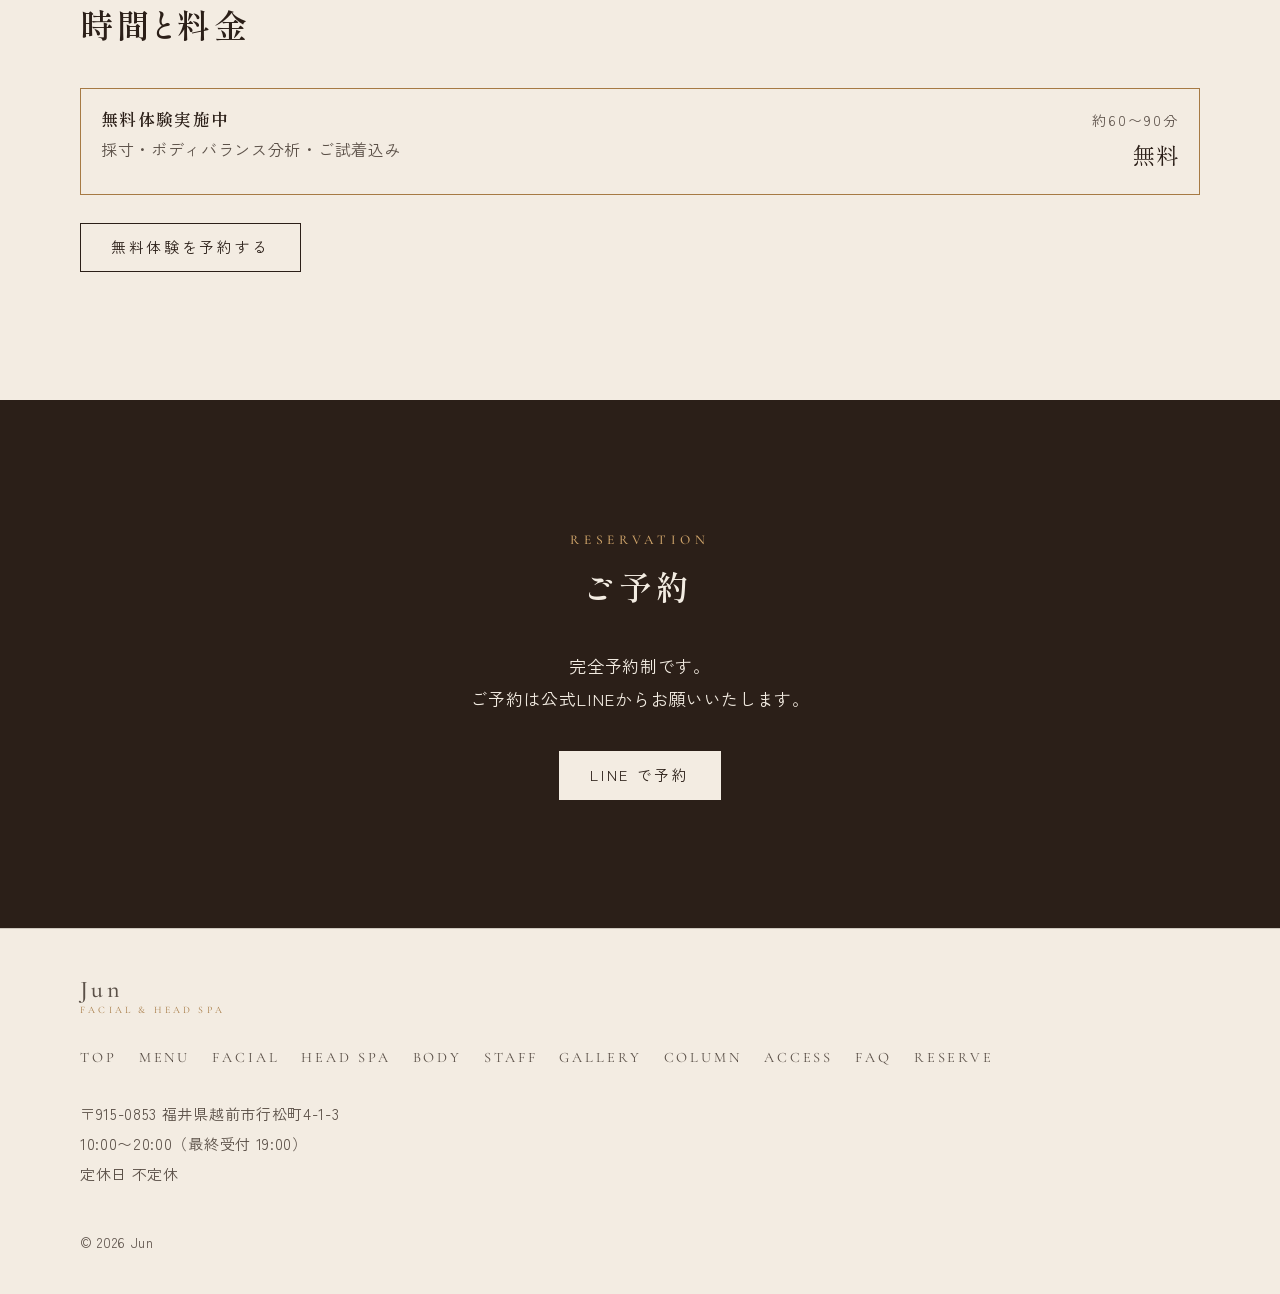
<file: body.html>
<!DOCTYPE html>
<html lang="ja">
<head>
<meta charset="UTF-8">
<meta name="viewport" content="width=device-width,initial-scale=1">
<meta name="robots" content="noindex">
<title>プロポーション・ボディケア｜Jun 完全個室のフェイシャル＆ドライヘッドスパ</title>
<meta name="description" content="プロポーションクリエイターがサイズとボディラインのバランスを測定し、プライムリンクの商品でボディラインと姿勢を整えます。">
<link rel="icon" href="data:,">
<link rel="preconnect" href="https://fonts.googleapis.com">
<link rel="preconnect" href="https://fonts.gstatic.com" crossorigin>
<link href="https://fonts.googleapis.com/css2?family=Cormorant+Garamond:ital,wght@0,400;0,500;1,400&family=Shippori+Mincho:wght@500;600&family=Zen+Kaku+Gothic+New:wght@400;500&display=swap" rel="stylesheet">
<link rel="stylesheet" href="style.css?v=23">
<meta name="site-root" content="https://haru20190621-a11y.github.io/jun-preview-8c500080/">
<script>document.documentElement.className+=' js';</script>
</head>
<body class="page-body">
<header class="site-head">
  <div class="site-head__in">
    <a class="logo" href="index.html" aria-label="Jun トップページ"><span class="logo__name">Jun</span><span class="logo__sub">Facial &amp; Head Spa</span></a>
    <nav class="gnav" aria-label="メインメニュー">
      <ul>
<li><a href="menu.html">Menu</a></li>
<li><a href="facial.html">Facial</a></li>
<li><a href="headspa.html">Head Spa</a></li>
<li><a href="body.html" aria-current="page">Body</a></li>
<li><a href="staff.html">Staff</a></li>
<li><a href="gallery.html">Gallery</a></li>
<li><a href="blog/">Column</a></li>
<li><a href="access.html">Access</a></li>
<li><a href="faq.html">FAQ</a></li>
<li><a href="reserve.html">Reserve</a></li>
      </ul>
    </nav>
    <a class="head-cta" href="reserve.html">ご予約</a>
    <button class="burger" type="button" aria-label="メニューを開く" aria-expanded="false" aria-controls="drawer"><span></span><span></span></button>
  </div>
</header>

<div class="drawer" id="drawer" hidden>
  <nav aria-label="メニュー">
    <ul>
<li><a href="index.html"><span class="en">Top</span><span class="ja">トップ</span></a></li>
<li><a href="menu.html"><span class="en">Menu</span><span class="ja">メニュー</span></a></li>
<li><a href="facial.html"><span class="en">Facial</span><span class="ja">フェイシャル</span></a></li>
<li><a href="headspa.html"><span class="en">Head Spa</span><span class="ja">ヘッドスパ</span></a></li>
<li><a href="body.html" aria-current="page"><span class="en">Body</span><span class="ja">ボディケア</span></a></li>
<li><a href="staff.html"><span class="en">Staff</span><span class="ja">スタッフ</span></a></li>
<li><a href="gallery.html"><span class="en">Gallery</span><span class="ja">ギャラリー</span></a></li>
<li><a href="blog/"><span class="en">Column</span><span class="ja">お知らせ・コラム</span></a></li>
<li><a href="access.html"><span class="en">Access</span><span class="ja">アクセス</span></a></li>
<li><a href="faq.html"><span class="en">FAQ</span><span class="ja">よくある質問</span></a></li>
<li><a href="reserve.html"><span class="en">Reserve</span><span class="ja">ご予約</span></a></li>
    </ul>
  </nav>
  <div class="drawer__info">
    <a class="drawer__tel" href="https://lin.ee/vjrgHIw" target="_blank" rel="noopener">LINE で予約</a>
    <p>10:00〜20:00（最終受付 19:00）<br>定休日 不定休</p>
  </div>
</div>

<main>
<section class="phead">
  <div class="wrap">
    <p class="sec-label">Body</p>
    <h1>プロポーション・<br>ボディケア</h1>
    <p class="lead">理想のラインを叶える。プライムリンクの高品質ボディケア。</p>
  </div>
</section>

<section class="sec about">
  <div class="wrap about__in">
    <div class="reveal">
      <p class="sec-label">Proportion Care</p>
      <h2>サイズとバランスを<br>測るところから</h2>
      <p>プロポーションクリエイターが、正確なサイズやボディラインのバランス（比率）を測定します。</p>
      <p>プライムリンクコーポレーションの商品を活用し、崩れがちなボディラインや姿勢を整え、美しく健康的なプロポーションへと導きます。</p>
    </div>
    <figure class="about__fig reveal">
      <img src="images/plant.jpg" width="1080" height="1180" alt="窓辺の観葉植物とレースのカーテン" loading="lazy">
    </figure>
  </div>
</section>

<section class="sec expect">
  <div class="wrap">
    <p class="sec-label">For You</p>
    <h2>こんな方におすすめ</h2>
    <ul class="list-rule reveal">
      <li>体型の変化や姿勢の崩れが気になり始めた方</li>
      <li>シルエットを美しく整え、服を綺麗に着こなしたい方</li>
      <li>むくみや冷えを改善し、健康的な身体をつくりたい方</li>
    </ul>
    <p class="note">感じ方には個人差があります。</p>
  </div>
</section>

<section class="sec tp">
  <div class="wrap">
    <p class="sec-label">Time &amp; Price</p>
    <h2>時間と料金</h2>
    <ul class="plist plist--first reveal">
      <li>
        <div><h3>無料体験実施中</h3><p class="plist__desc">採寸・ボディバランス分析・ご試着込み</p></div>
        <div class="plist__r"><span class="plist__time">約60〜90分</span><span class="plist__price">無料</span></div>
      </li>
    </ul>
    <a class="btn" href="reserve.html" style="margin-top:28px">無料体験を予約する</a>
  </div>
</section>

<section class="cta dark">
  <div class="wrap">
    <p class="sec-label">Reservation</p>
    <h2>ご予約</h2>
    <p>完全予約制です。<br>ご予約は公式LINEからお願いいたします。</p>
    <div class="cta__btns">
      <a class="btn btn--cream" href="https://lin.ee/vjrgHIw" target="_blank" rel="noopener">LINE で予約</a>
    </div>
  </div>
</section>


</main>

<footer class="foot">
  <div class="wrap foot__in">
    <a class="logo" href="index.html" aria-label="Jun トップページ"><span class="logo__name">Jun</span><span class="logo__sub">Facial &amp; Head Spa</span></a>
    <ul class="foot__nav">
<li><a href="index.html">Top</a></li>
<li><a href="menu.html">Menu</a></li>
<li><a href="facial.html">Facial</a></li>
<li><a href="headspa.html">Head Spa</a></li>
<li><a href="body.html" aria-current="page">Body</a></li>
<li><a href="staff.html">Staff</a></li>
<li><a href="gallery.html">Gallery</a></li>
<li><a href="blog/">Column</a></li>
<li><a href="access.html">Access</a></li>
<li><a href="faq.html">FAQ</a></li>
<li><a href="reserve.html">Reserve</a></li>
    </ul>
    <p class="foot__info">〒915-0853 福井県越前市行松町4-1-3<br>10:00〜20:00（最終受付 19:00）<br>定休日 不定休</p>
    <small>&copy; 2026 Jun</small>
  </div>
</footer>

<nav class="mbar" aria-label="ご予約">
  <a class="mbar__web" href="https://lin.ee/vjrgHIw" target="_blank" rel="noopener">LINE で予約</a>
</nav>

<script src="script.js?v=23" defer></script>
<script>
(function(){
  var root = document.querySelector('meta[name="site-root"]');
  if(!root || !window.fetch) return;
  fetch(root.content + 'season.json', {cache: 'no-store'}).then(function(r){ return r.ok ? r.json() : null; })
  .then(function(s){
    if(!s || !s.headline || !/^#[0-9a-fA-F]{6}$/.test(s.accent || '')) return;
    var d = document.createElement('div');
    d.className = 'season'; d.setAttribute('role', 'note');
    d.style.background = s.accent; d.style.color = s.text_color === '#222222' ? '#222222' : '#fff';
    d.textContent = (s.icon ? s.icon + ' ' : '') + s.headline + (s.icon ? ' ' + s.icon : '');
    var main = document.querySelector('main') || document.body;
    main.insertBefore(d, main.firstChild);
  }).catch(function(){});
})();
</script>
</body>
</html>
</file>
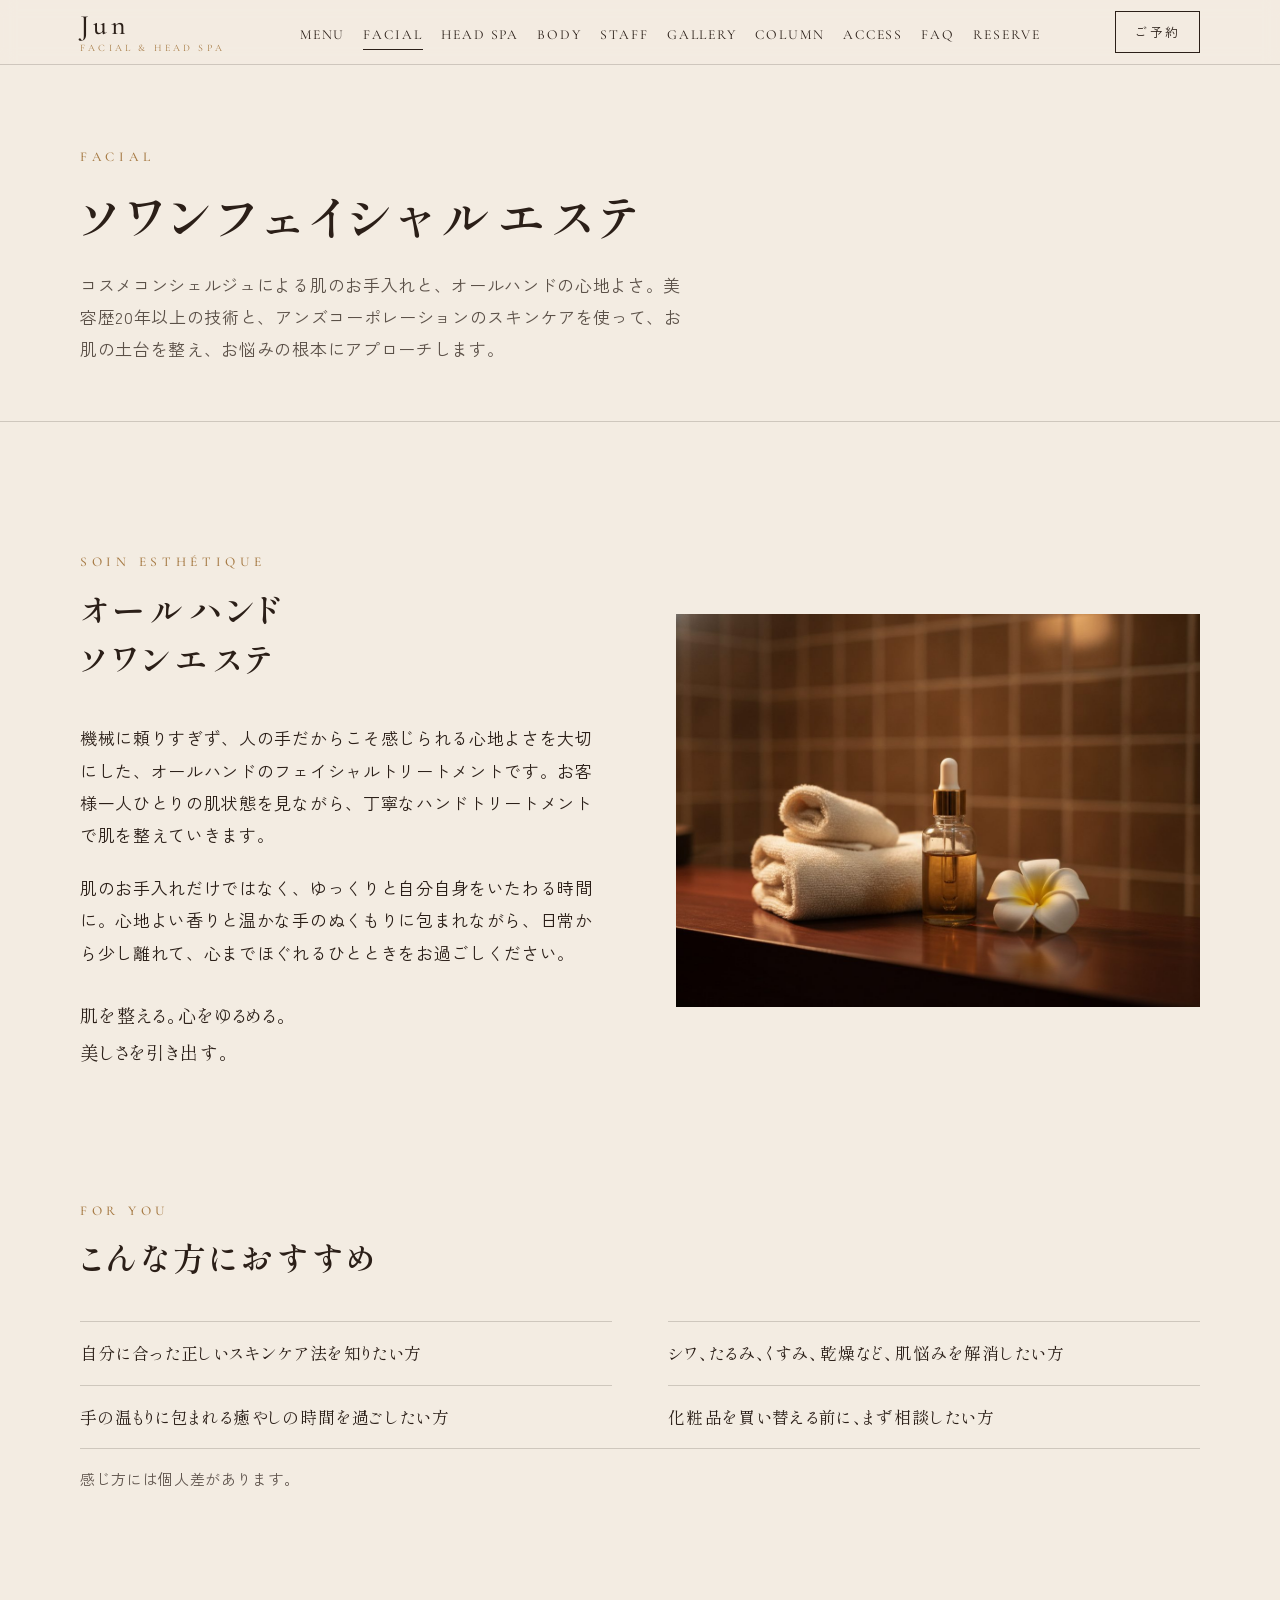
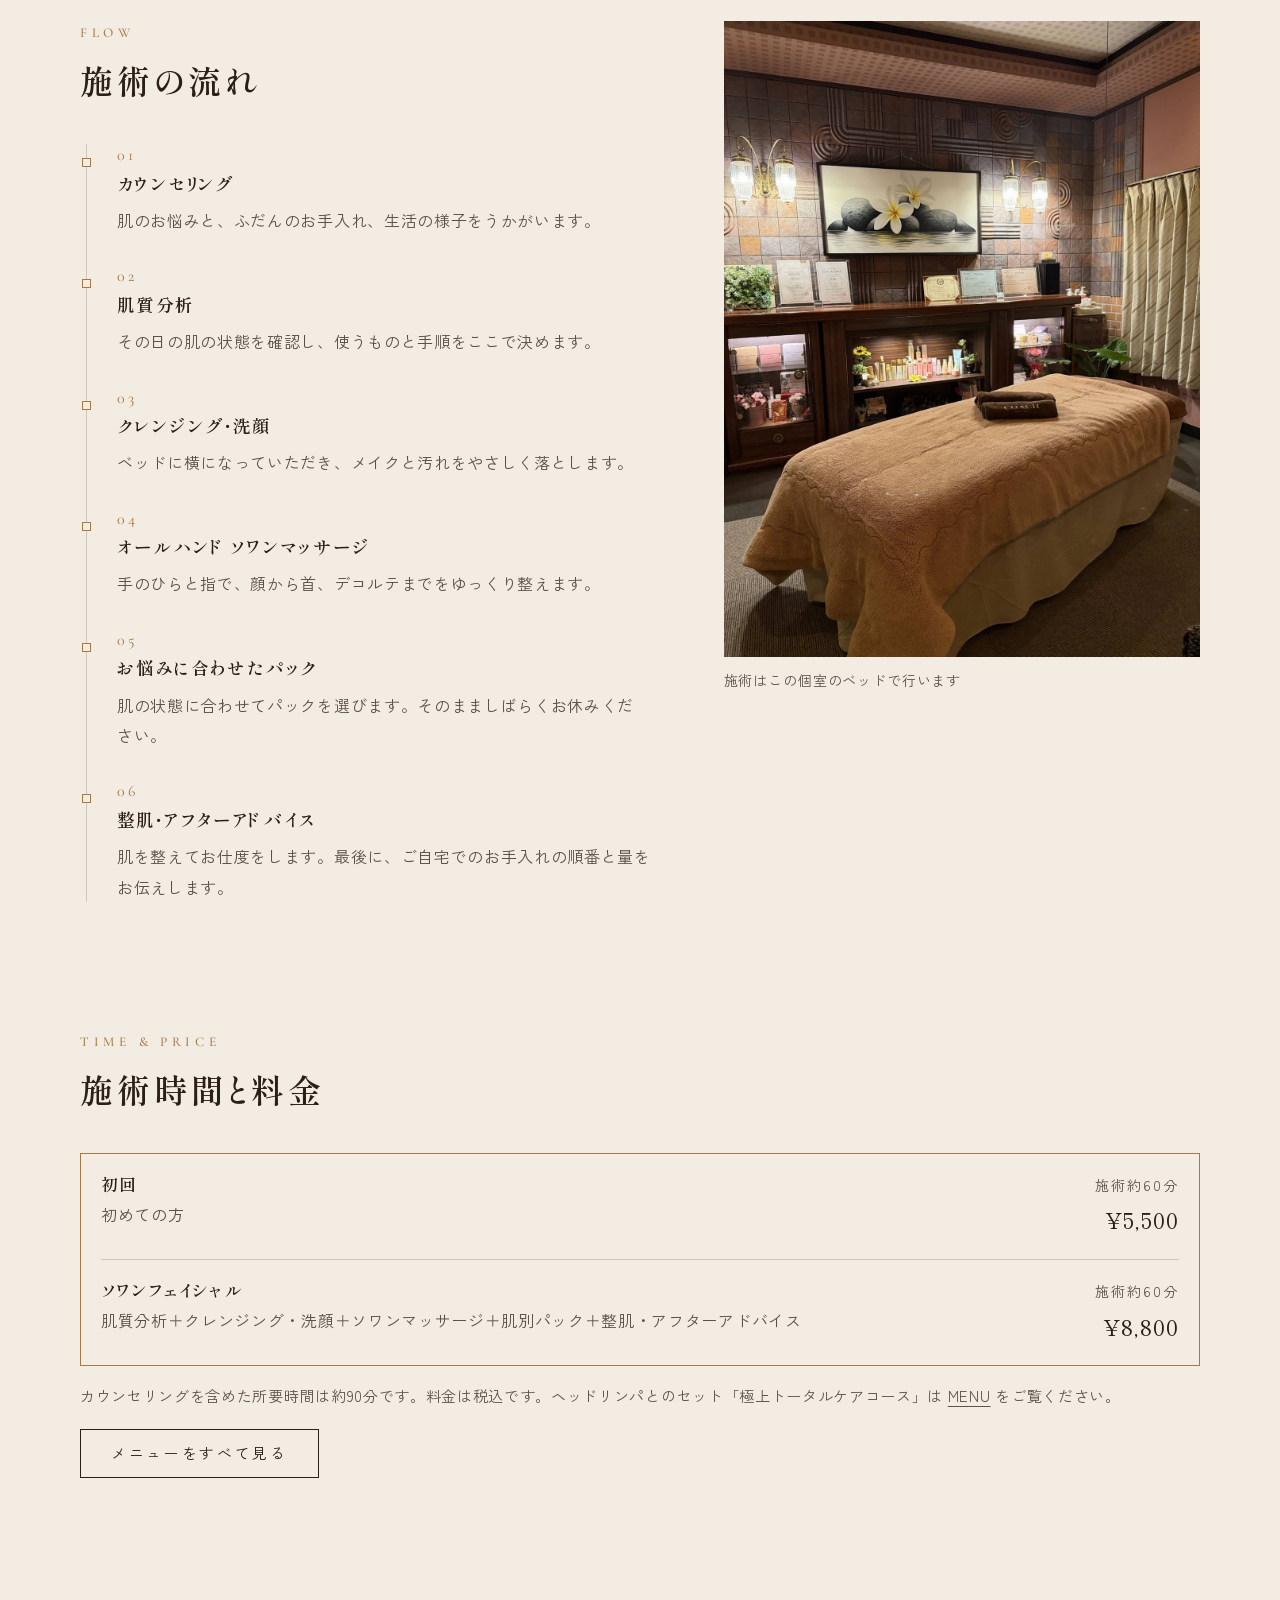
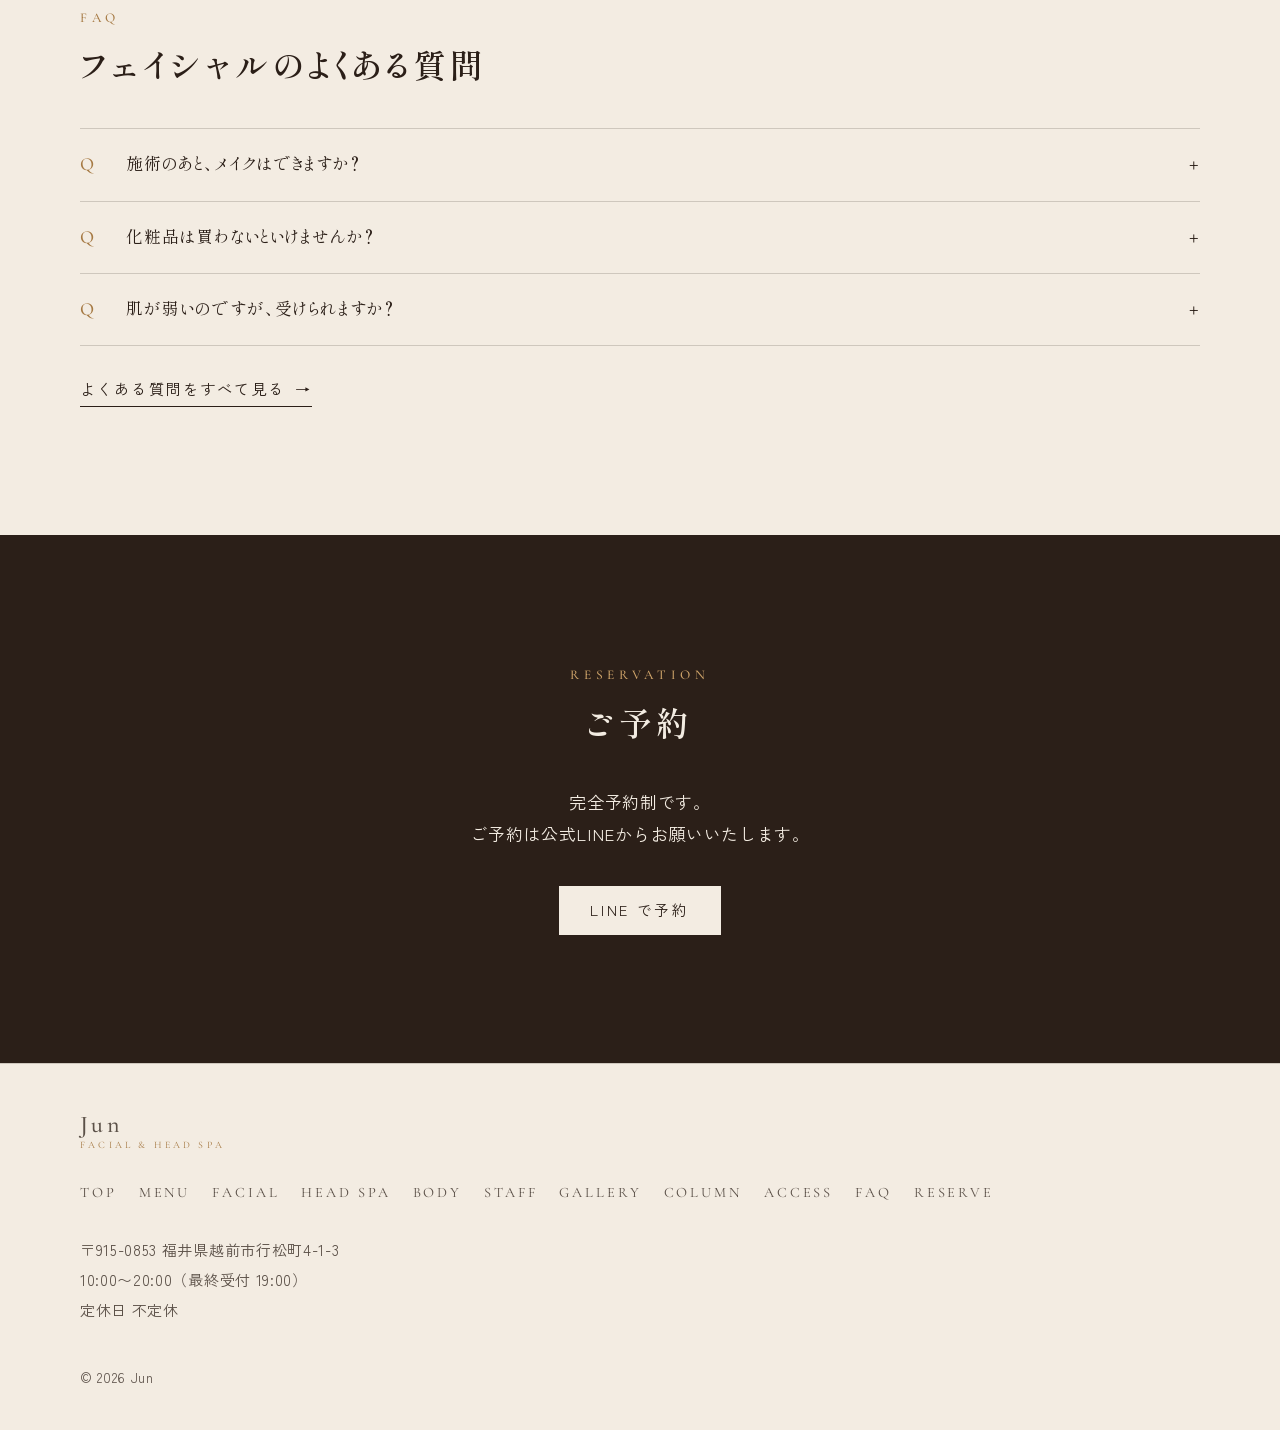
<file: facial.html>
<!DOCTYPE html>
<html lang="ja">
<head>
<meta charset="UTF-8">
<meta name="viewport" content="width=device-width,initial-scale=1">
<meta name="robots" content="noindex">
<title>ソワンフェイシャルエステ｜Jun 完全個室のフェイシャル＆ドライヘッドスパ</title>
<meta name="description" content="コスメコンシェルジュによる、オールハンドのフェイシャル。施術の流れ、こんな方に、時間と料金、よくある質問。">
<link rel="icon" href="data:,">
<link rel="preconnect" href="https://fonts.googleapis.com">
<link rel="preconnect" href="https://fonts.gstatic.com" crossorigin>
<link href="https://fonts.googleapis.com/css2?family=Cormorant+Garamond:ital,wght@0,400;0,500;1,400&family=Shippori+Mincho:wght@500;600&family=Zen+Kaku+Gothic+New:wght@400;500&display=swap" rel="stylesheet">
<link rel="stylesheet" href="style.css?v=23">
<meta name="site-root" content="https://haru20190621-a11y.github.io/jun-preview-8c500080/">
<script>document.documentElement.className+=' js';</script>
</head>
<body class="page-facial">
<header class="site-head">
  <div class="site-head__in">
    <a class="logo" href="index.html" aria-label="Jun トップページ"><span class="logo__name">Jun</span><span class="logo__sub">Facial &amp; Head Spa</span></a>
    <nav class="gnav" aria-label="メインメニュー">
      <ul>
<li><a href="menu.html">Menu</a></li>
<li><a href="facial.html" aria-current="page">Facial</a></li>
<li><a href="headspa.html">Head Spa</a></li>
<li><a href="body.html">Body</a></li>
<li><a href="staff.html">Staff</a></li>
<li><a href="gallery.html">Gallery</a></li>
<li><a href="blog/">Column</a></li>
<li><a href="access.html">Access</a></li>
<li><a href="faq.html">FAQ</a></li>
<li><a href="reserve.html">Reserve</a></li>
      </ul>
    </nav>
    <a class="head-cta" href="reserve.html">ご予約</a>
    <button class="burger" type="button" aria-label="メニューを開く" aria-expanded="false" aria-controls="drawer"><span></span><span></span></button>
  </div>
</header>

<div class="drawer" id="drawer" hidden>
  <nav aria-label="メニュー">
    <ul>
<li><a href="index.html"><span class="en">Top</span><span class="ja">トップ</span></a></li>
<li><a href="menu.html"><span class="en">Menu</span><span class="ja">メニュー</span></a></li>
<li><a href="facial.html" aria-current="page"><span class="en">Facial</span><span class="ja">フェイシャル</span></a></li>
<li><a href="headspa.html"><span class="en">Head Spa</span><span class="ja">ヘッドスパ</span></a></li>
<li><a href="body.html"><span class="en">Body</span><span class="ja">ボディケア</span></a></li>
<li><a href="staff.html"><span class="en">Staff</span><span class="ja">スタッフ</span></a></li>
<li><a href="gallery.html"><span class="en">Gallery</span><span class="ja">ギャラリー</span></a></li>
<li><a href="blog/"><span class="en">Column</span><span class="ja">お知らせ・コラム</span></a></li>
<li><a href="access.html"><span class="en">Access</span><span class="ja">アクセス</span></a></li>
<li><a href="faq.html"><span class="en">FAQ</span><span class="ja">よくある質問</span></a></li>
<li><a href="reserve.html"><span class="en">Reserve</span><span class="ja">ご予約</span></a></li>
    </ul>
  </nav>
  <div class="drawer__info">
    <a class="drawer__tel" href="https://lin.ee/vjrgHIw" target="_blank" rel="noopener">LINE で予約</a>
    <p>10:00〜20:00（最終受付 19:00）<br>定休日 不定休</p>
  </div>
</div>

<main>
<section class="phead">
  <div class="wrap">
    <p class="sec-label">Facial</p>
    <h1>ソワンフェイシャルエステ</h1>
    <p class="lead">コスメコンシェルジュによる肌のお手入れと、オールハンドの心地よさ。美容歴20年以上の技術と、アンズコーポレーションのスキンケアを使って、お肌の土台を整え、お悩みの根本にアプローチします。</p>
  </div>
</section>

<section class="sec about">
  <div class="wrap about__in">
    <div class="reveal">
      <p class="sec-label">Soin Esth&eacute;tique</p>
      <h2>オールハンド<br>ソワンエステ</h2>
      <p>機械に頼りすぎず、人の手だからこそ感じられる心地よさを大切にした、オールハンドのフェイシャルトリートメントです。お客様一人ひとりの肌状態を見ながら、丁寧なハンドトリートメントで肌を整えていきます。</p>
      <p>肌のお手入れだけではなく、ゆっくりと自分自身をいたわる時間に。心地よい香りと温かな手のぬくもりに包まれながら、日常から少し離れて、心までほぐれるひとときをお過ごしください。</p>
      <p class="concept__close">肌を整える。心をゆるめる。<br>美しさを引き出す。</p>
    </div>
    <figure class="about__fig reveal">
      <img src="images/still-life.jpg" width="1184" height="864" alt="木のカウンターに置かれた美容液のボトルとタオル、プルメリアの花" loading="lazy">
    </figure>
  </div>
</section>

<section class="sec expect">
  <div class="wrap">
    <p class="sec-label">For You</p>
    <h2>こんな方におすすめ</h2>
    <ul class="list-rule cols2 reveal">
      <li>自分に合った正しいスキンケア法を知りたい方</li>
      <li>シワ、たるみ、くすみ、乾燥など、肌悩みを解消したい方</li>
      <li>手の温もりに包まれる癒やしの時間を過ごしたい方</li>
      <li>化粧品を買い替える前に、まず相談したい方</li>
    </ul>
    <p class="note">感じ方には個人差があります。</p>
  </div>
</section>

<section class="sec flow">
  <div class="wrap flow__in">
    <div class="reveal">
      <p class="sec-label">Flow</p>
      <h2>施術の流れ</h2>
      <ol>
        <li>
          <span class="flow__no">01</span>
          <h3>カウンセリング</h3>
          <p>肌のお悩みと、ふだんのお手入れ、生活の様子をうかがいます。</p>
        </li>
        <li>
          <span class="flow__no">02</span>
          <h3>肌質分析</h3>
          <p>その日の肌の状態を確認し、使うものと手順をここで決めます。</p>
        </li>
        <li>
          <span class="flow__no">03</span>
          <h3>クレンジング・洗顔</h3>
          <p>ベッドに横になっていただき、メイクと汚れをやさしく落とします。</p>
        </li>
        <li>
          <span class="flow__no">04</span>
          <h3>オールハンド ソワンマッサージ</h3>
          <p>手のひらと指で、顔から首、デコルテまでをゆっくり整えます。</p>
        </li>
        <li>
          <span class="flow__no">05</span>
          <h3>お悩みに合わせたパック</h3>
          <p>肌の状態に合わせてパックを選びます。そのまましばらくお休みください。</p>
        </li>
        <li>
          <span class="flow__no">06</span>
          <h3>整肌・アフターアドバイス</h3>
          <p>肌を整えてお仕度をします。最後に、ご自宅でのお手入れの順番と量をお伝えします。</p>
        </li>
      </ol>
    </div>
    <figure class="flow__fig flow__fig--tall reveal">
      <img src="images/room.jpg" width="1200" height="1600" alt="施術室。ブラウンのタオルを掛けたベッドと、化粧品の棚" loading="lazy">
      <figcaption>施術はこの個室のベッドで行います</figcaption>
    </figure>
  </div>
</section>

<section class="sec tp">
  <div class="wrap">
    <p class="sec-label">Time &amp; Price</p>
    <h2>施術時間と料金</h2>
    <ul class="plist plist--first reveal">
      <li>
        <div><h3>初回</h3><p class="plist__desc">初めての方</p></div>
        <div class="plist__r"><span class="plist__time">施術約60分</span><span class="plist__price">¥5,500</span></div>
      </li>
      <li>
        <div><h3>ソワンフェイシャル</h3><p class="plist__desc">肌質分析＋クレンジング・洗顔＋ソワンマッサージ＋肌別パック＋整肌・アフターアドバイス</p></div>
        <div class="plist__r"><span class="plist__time">施術約60分</span><span class="plist__price">¥8,800</span></div>
      </li>
    </ul>
    <p class="note">カウンセリングを含めた所要時間は約90分です。料金は税込です。ヘッドリンパとのセット「極上トータルケアコース」は <a href="menu.html#set">MENU</a> をご覧ください。</p>
    <a class="btn" href="menu.html">メニューをすべて見る</a>
  </div>
</section>

<section class="sec hfaq">
  <div class="wrap">
    <p class="sec-label">FAQ</p>
    <h2>フェイシャルのよくある質問</h2>
    <div class="faq reveal">
      <details>
        <summary><span class="q">Q</span>施術のあと、メイクはできますか？</summary>
        <div class="a">できます。整肌までしてお仕度をしますので、そのままメイクをしてお帰りいただけます。メイク道具をお持ちください。</div>
      </details>
      <details>
        <summary><span class="q">Q</span>化粧品は買わないといけませんか？</summary>
        <div class="a">いいえ。買わなくても大丈夫です。<br>施術だけで定期的にケアに来られる方もいらっしゃるのでご安心ください。</div>
      </details>
      <details>
        <summary><span class="q">Q</span>肌が弱いのですが、受けられますか？</summary>
        <div class="a">カウンセリングと肌質分析で、その日の肌の状態を見てから使うものを決めます。気になることは事前にお知らせください。</div>
      </details>
    </div>
    <a class="link-arrow" href="faq.html">よくある質問をすべて見る</a>
  </div>
</section>

<section class="cta dark">
  <div class="wrap">
    <p class="sec-label">Reservation</p>
    <h2>ご予約</h2>
    <p>完全予約制です。<br>ご予約は公式LINEからお願いいたします。</p>
    <div class="cta__btns">
      <a class="btn btn--cream" href="https://lin.ee/vjrgHIw" target="_blank" rel="noopener">LINE で予約</a>
    </div>
  </div>
</section>


</main>

<footer class="foot">
  <div class="wrap foot__in">
    <a class="logo" href="index.html" aria-label="Jun トップページ"><span class="logo__name">Jun</span><span class="logo__sub">Facial &amp; Head Spa</span></a>
    <ul class="foot__nav">
<li><a href="index.html">Top</a></li>
<li><a href="menu.html">Menu</a></li>
<li><a href="facial.html" aria-current="page">Facial</a></li>
<li><a href="headspa.html">Head Spa</a></li>
<li><a href="body.html">Body</a></li>
<li><a href="staff.html">Staff</a></li>
<li><a href="gallery.html">Gallery</a></li>
<li><a href="blog/">Column</a></li>
<li><a href="access.html">Access</a></li>
<li><a href="faq.html">FAQ</a></li>
<li><a href="reserve.html">Reserve</a></li>
    </ul>
    <p class="foot__info">〒915-0853 福井県越前市行松町4-1-3<br>10:00〜20:00（最終受付 19:00）<br>定休日 不定休</p>
    <small>&copy; 2026 Jun</small>
  </div>
</footer>

<nav class="mbar" aria-label="ご予約">
  <a class="mbar__web" href="https://lin.ee/vjrgHIw" target="_blank" rel="noopener">LINE で予約</a>
</nav>

<script src="script.js?v=23" defer></script>
<script>
(function(){
  var root = document.querySelector('meta[name="site-root"]');
  if(!root || !window.fetch) return;
  fetch(root.content + 'season.json', {cache: 'no-store'}).then(function(r){ return r.ok ? r.json() : null; })
  .then(function(s){
    if(!s || !s.headline || !/^#[0-9a-fA-F]{6}$/.test(s.accent || '')) return;
    var d = document.createElement('div');
    d.className = 'season'; d.setAttribute('role', 'note');
    d.style.background = s.accent; d.style.color = s.text_color === '#222222' ? '#222222' : '#fff';
    d.textContent = (s.icon ? s.icon + ' ' : '') + s.headline + (s.icon ? ' ' + s.icon : '');
    var main = document.querySelector('main') || document.body;
    main.insertBefore(d, main.firstChild);
  }).catch(function(){});
})();
</script>
</body>
</html>
</file>
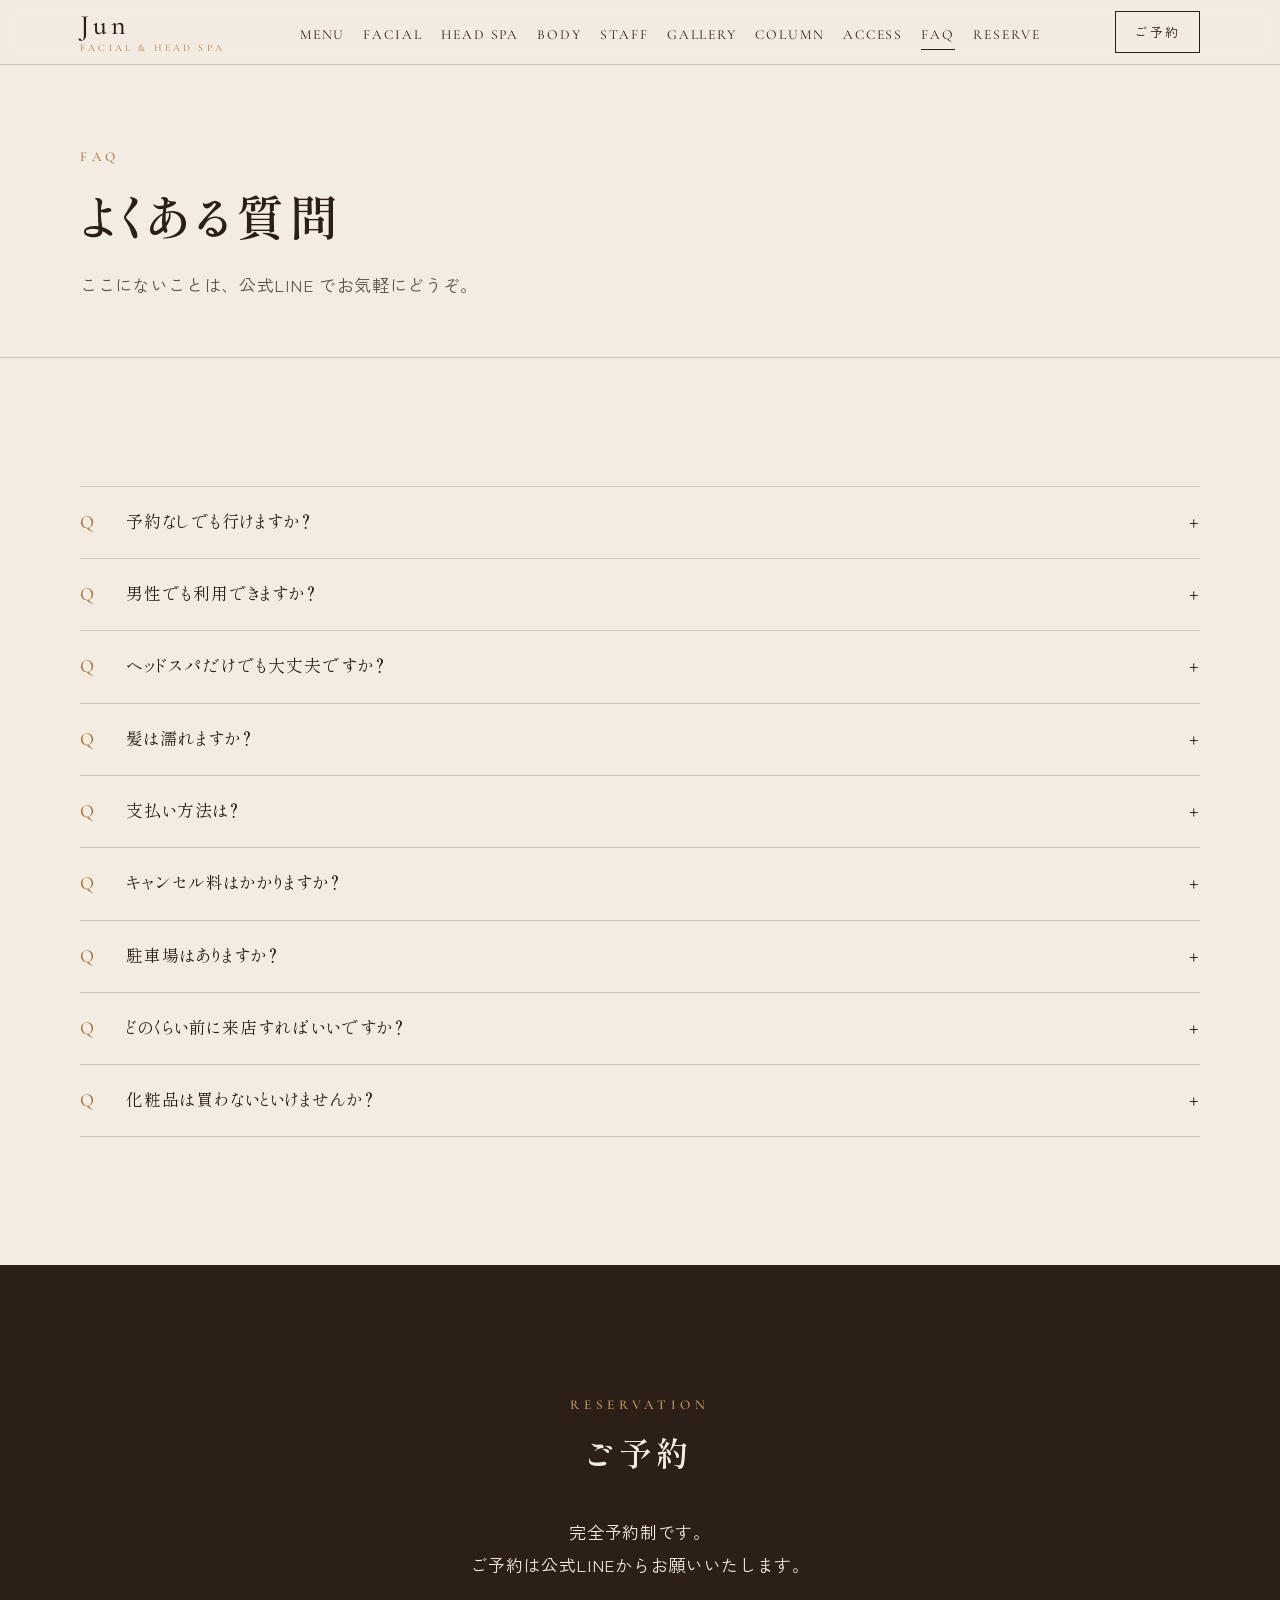
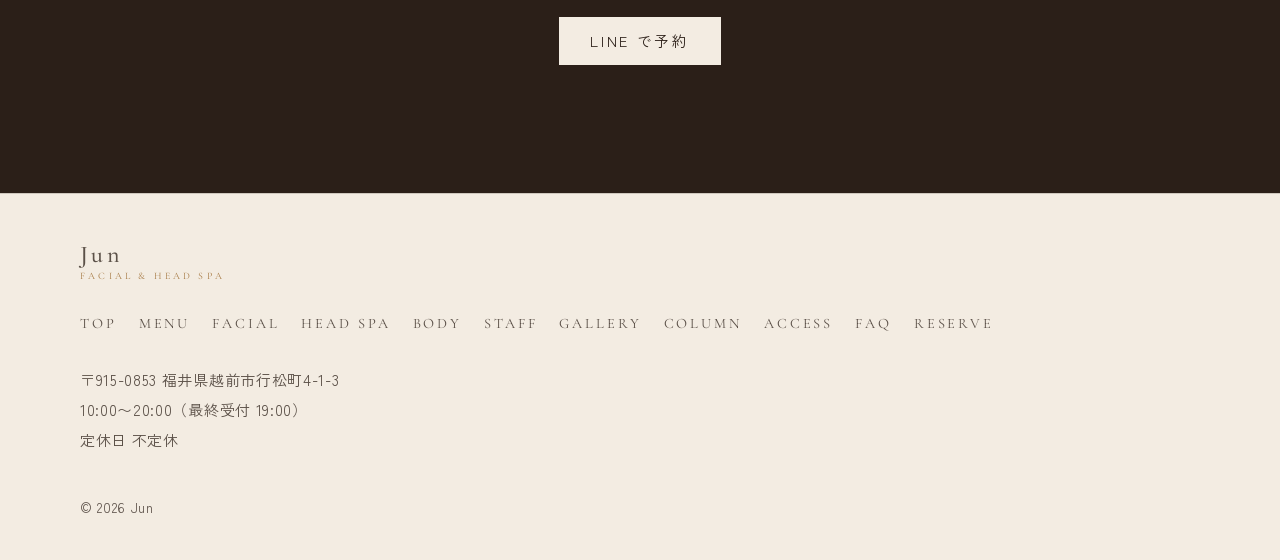
<file: faq.html>
<!DOCTYPE html>
<html lang="ja">
<head>
<meta charset="UTF-8">
<meta name="viewport" content="width=device-width,initial-scale=1">
<meta name="robots" content="noindex">
<title>よくある質問｜Jun 完全個室のフェイシャル＆ドライヘッドスパ</title>
<meta name="description" content="予約なしで行けるか、男性も利用できるか、髪は濡れるか、支払い方法、キャンセル料、駐車場など。">
<link rel="icon" href="data:,">
<link rel="preconnect" href="https://fonts.googleapis.com">
<link rel="preconnect" href="https://fonts.gstatic.com" crossorigin>
<link href="https://fonts.googleapis.com/css2?family=Cormorant+Garamond:ital,wght@0,400;0,500;1,400&family=Shippori+Mincho:wght@500;600&family=Zen+Kaku+Gothic+New:wght@400;500&display=swap" rel="stylesheet">
<link rel="stylesheet" href="style.css?v=23">
<meta name="site-root" content="https://haru20190621-a11y.github.io/jun-preview-8c500080/">
<script>document.documentElement.className+=' js';</script>
</head>
<body class="page-faq">
<header class="site-head">
  <div class="site-head__in">
    <a class="logo" href="index.html" aria-label="Jun トップページ"><span class="logo__name">Jun</span><span class="logo__sub">Facial &amp; Head Spa</span></a>
    <nav class="gnav" aria-label="メインメニュー">
      <ul>
<li><a href="menu.html">Menu</a></li>
<li><a href="facial.html">Facial</a></li>
<li><a href="headspa.html">Head Spa</a></li>
<li><a href="body.html">Body</a></li>
<li><a href="staff.html">Staff</a></li>
<li><a href="gallery.html">Gallery</a></li>
<li><a href="blog/">Column</a></li>
<li><a href="access.html">Access</a></li>
<li><a href="faq.html" aria-current="page">FAQ</a></li>
<li><a href="reserve.html">Reserve</a></li>
      </ul>
    </nav>
    <a class="head-cta" href="reserve.html">ご予約</a>
    <button class="burger" type="button" aria-label="メニューを開く" aria-expanded="false" aria-controls="drawer"><span></span><span></span></button>
  </div>
</header>

<div class="drawer" id="drawer" hidden>
  <nav aria-label="メニュー">
    <ul>
<li><a href="index.html"><span class="en">Top</span><span class="ja">トップ</span></a></li>
<li><a href="menu.html"><span class="en">Menu</span><span class="ja">メニュー</span></a></li>
<li><a href="facial.html"><span class="en">Facial</span><span class="ja">フェイシャル</span></a></li>
<li><a href="headspa.html"><span class="en">Head Spa</span><span class="ja">ヘッドスパ</span></a></li>
<li><a href="body.html"><span class="en">Body</span><span class="ja">ボディケア</span></a></li>
<li><a href="staff.html"><span class="en">Staff</span><span class="ja">スタッフ</span></a></li>
<li><a href="gallery.html"><span class="en">Gallery</span><span class="ja">ギャラリー</span></a></li>
<li><a href="blog/"><span class="en">Column</span><span class="ja">お知らせ・コラム</span></a></li>
<li><a href="access.html"><span class="en">Access</span><span class="ja">アクセス</span></a></li>
<li><a href="faq.html" aria-current="page"><span class="en">FAQ</span><span class="ja">よくある質問</span></a></li>
<li><a href="reserve.html"><span class="en">Reserve</span><span class="ja">ご予約</span></a></li>
    </ul>
  </nav>
  <div class="drawer__info">
    <a class="drawer__tel" href="https://lin.ee/vjrgHIw" target="_blank" rel="noopener">LINE で予約</a>
    <p>10:00〜20:00（最終受付 19:00）<br>定休日 不定休</p>
  </div>
</div>

<main>
<section class="phead">
  <div class="wrap">
    <p class="sec-label">FAQ</p>
    <h1>よくある質問</h1>
    <p class="lead">ここにないことは、公式LINE でお気軽にどうぞ。</p>
  </div>
</section>

<section class="sec">
  <div class="wrap">
    <div class="faq reveal">
      <details>
        <summary><span class="q">Q</span>予約なしでも行けますか？</summary>
        <div class="a">完全予約制です。空いていれば当日でもご案内できますので、まず公式LINE でお問い合わせください。</div>
      </details>
      <details>
        <summary><span class="q">Q</span>男性でも利用できますか？</summary>
        <div class="a">ご利用いただけます。個室ですので、ほかのお客様と顔を合わせることはありません。ドライヘッドリンパは水もオイルも使わないので、仕事帰りにそのままお越しいただけます。</div>
      </details>
      <details>
        <summary><span class="q">Q</span>ヘッドスパだけでも大丈夫ですか？</summary>
        <div class="a">大丈夫です。フェイシャルとヘッドリンパは、どちらか一方でも、組み合わせでもお受けいただけます。カットやカラーは行っていません。</div>
      </details>
      <details>
        <summary><span class="q">Q</span>髪は濡れますか？</summary>
        <div class="a">濡れません。ヘッドスパは水もオイルも使わないドライヘッドリンパですので、髪型もメイクもそのままで、施術後すぐにお出かけいただけます。</div>
      </details>
      <details>
        <summary><span class="q">Q</span>支払い方法は？</summary>
        <div class="a">現金、クレジットカードがご利用いただけます。</div>
      </details>
      <details>
        <summary><span class="q">Q</span>キャンセル料はかかりますか？</summary>
        <div class="a">通常キャンセル料はいただいておりません。<br>無断キャンセルや度重なるキャンセルの場合は、予約をお取りできない場合がございますことをご了承ください。</div>
      </details>
      <details>
        <summary><span class="q">Q</span>駐車場はありますか？</summary>
        <div class="a">2台分あります。</div>
      </details>
      <details>
        <summary><span class="q">Q</span>どのくらい前に来店すればいいですか？</summary>
        <div class="a">ご予約時間の5分ほど前にお越しください。個室がひとつですので、早く着かれた場合は前のお客様の施術が終わるまでお待ちいただくことがあります。</div>
      </details>
      <details>
        <summary><span class="q">Q</span>化粧品は買わないといけませんか？</summary>
        <div class="a">いいえ。買わなくても大丈夫です。<br>施術だけで定期的にケアに来られる方もいらっしゃるのでご安心ください。</div>
      </details>
    </div>
  </div>
</section>

<section class="cta dark">
  <div class="wrap">
    <p class="sec-label">Reservation</p>
    <h2>ご予約</h2>
    <p>完全予約制です。<br>ご予約は公式LINEからお願いいたします。</p>
    <div class="cta__btns">
      <a class="btn btn--cream" href="https://lin.ee/vjrgHIw" target="_blank" rel="noopener">LINE で予約</a>
    </div>
  </div>
</section>


</main>

<footer class="foot">
  <div class="wrap foot__in">
    <a class="logo" href="index.html" aria-label="Jun トップページ"><span class="logo__name">Jun</span><span class="logo__sub">Facial &amp; Head Spa</span></a>
    <ul class="foot__nav">
<li><a href="index.html">Top</a></li>
<li><a href="menu.html">Menu</a></li>
<li><a href="facial.html">Facial</a></li>
<li><a href="headspa.html">Head Spa</a></li>
<li><a href="body.html">Body</a></li>
<li><a href="staff.html">Staff</a></li>
<li><a href="gallery.html">Gallery</a></li>
<li><a href="blog/">Column</a></li>
<li><a href="access.html">Access</a></li>
<li><a href="faq.html" aria-current="page">FAQ</a></li>
<li><a href="reserve.html">Reserve</a></li>
    </ul>
    <p class="foot__info">〒915-0853 福井県越前市行松町4-1-3<br>10:00〜20:00（最終受付 19:00）<br>定休日 不定休</p>
    <small>&copy; 2026 Jun</small>
  </div>
</footer>

<nav class="mbar" aria-label="ご予約">
  <a class="mbar__web" href="https://lin.ee/vjrgHIw" target="_blank" rel="noopener">LINE で予約</a>
</nav>

<script src="script.js?v=23" defer></script>
<script>
(function(){
  var root = document.querySelector('meta[name="site-root"]');
  if(!root || !window.fetch) return;
  fetch(root.content + 'season.json', {cache: 'no-store'}).then(function(r){ return r.ok ? r.json() : null; })
  .then(function(s){
    if(!s || !s.headline || !/^#[0-9a-fA-F]{6}$/.test(s.accent || '')) return;
    var d = document.createElement('div');
    d.className = 'season'; d.setAttribute('role', 'note');
    d.style.background = s.accent; d.style.color = s.text_color === '#222222' ? '#222222' : '#fff';
    d.textContent = (s.icon ? s.icon + ' ' : '') + s.headline + (s.icon ? ' ' + s.icon : '');
    var main = document.querySelector('main') || document.body;
    main.insertBefore(d, main.firstChild);
  }).catch(function(){});
})();
</script>
</body>
</html>
</file>
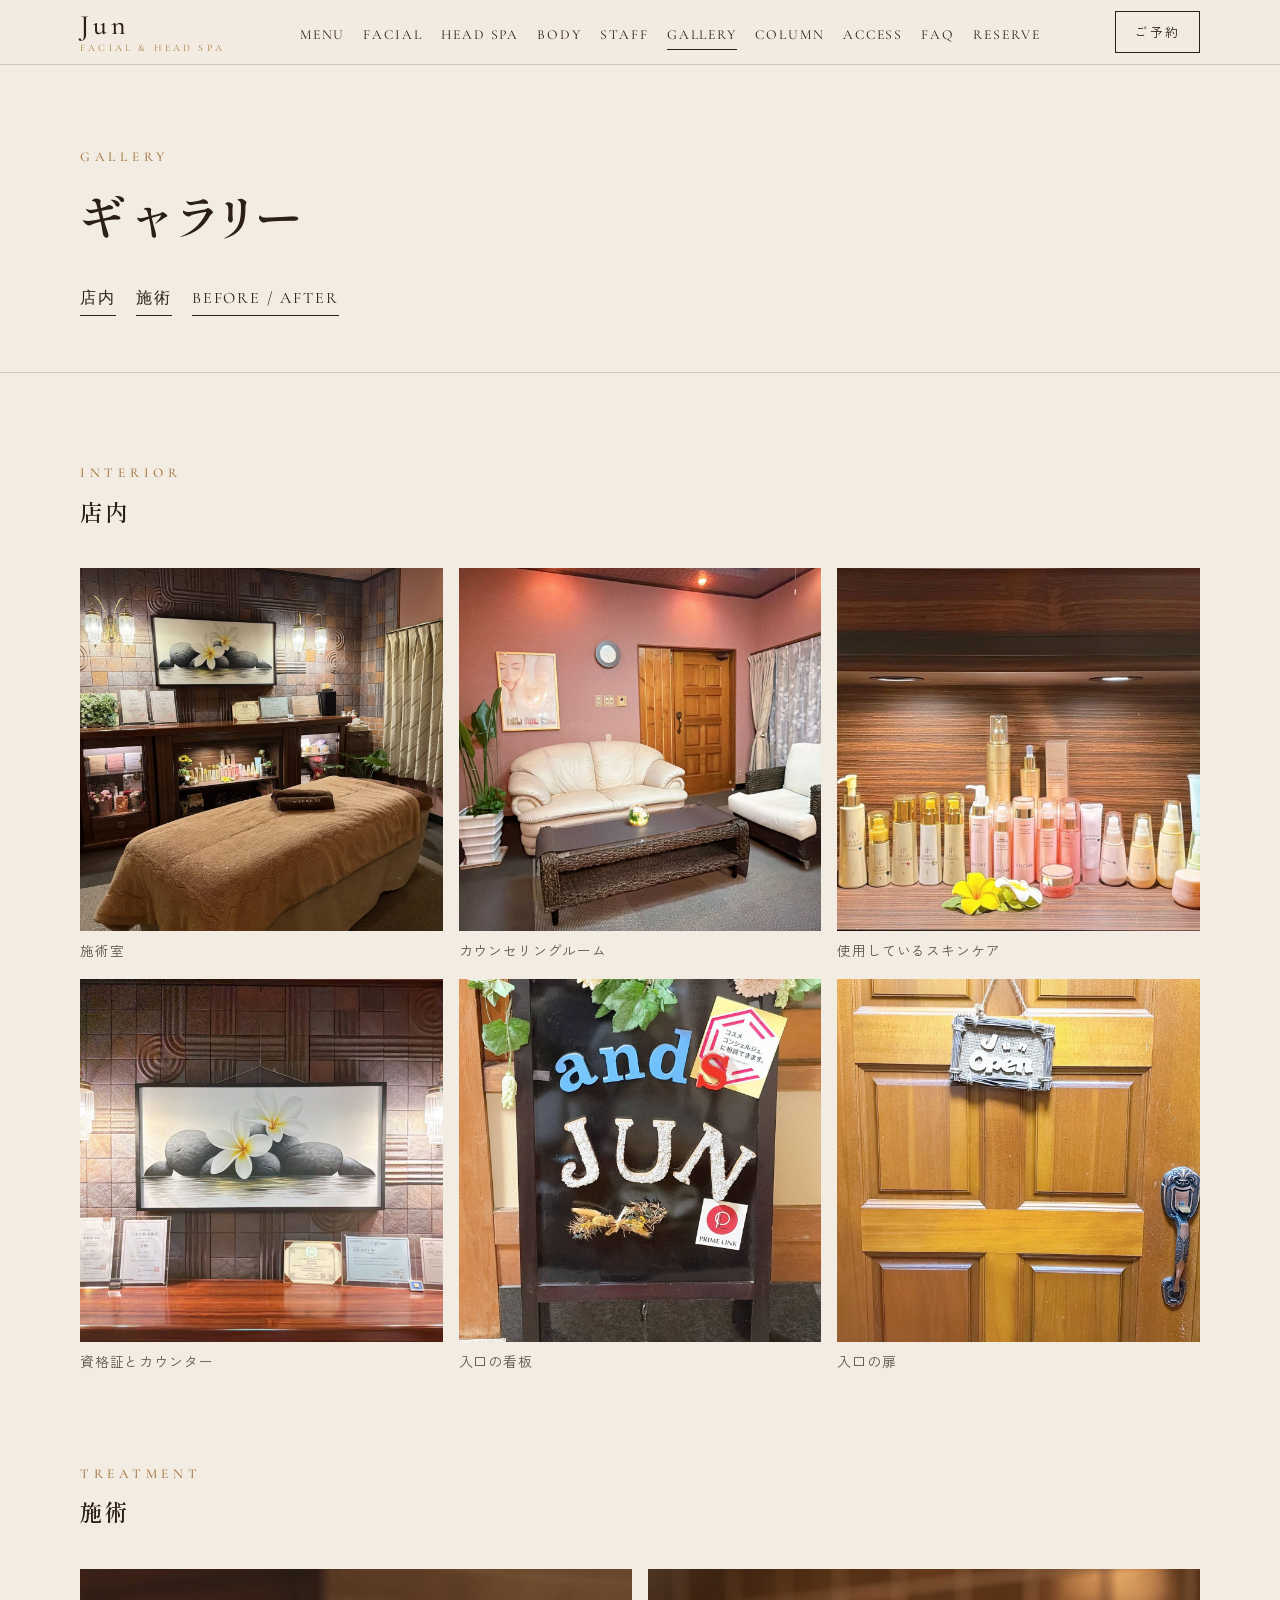
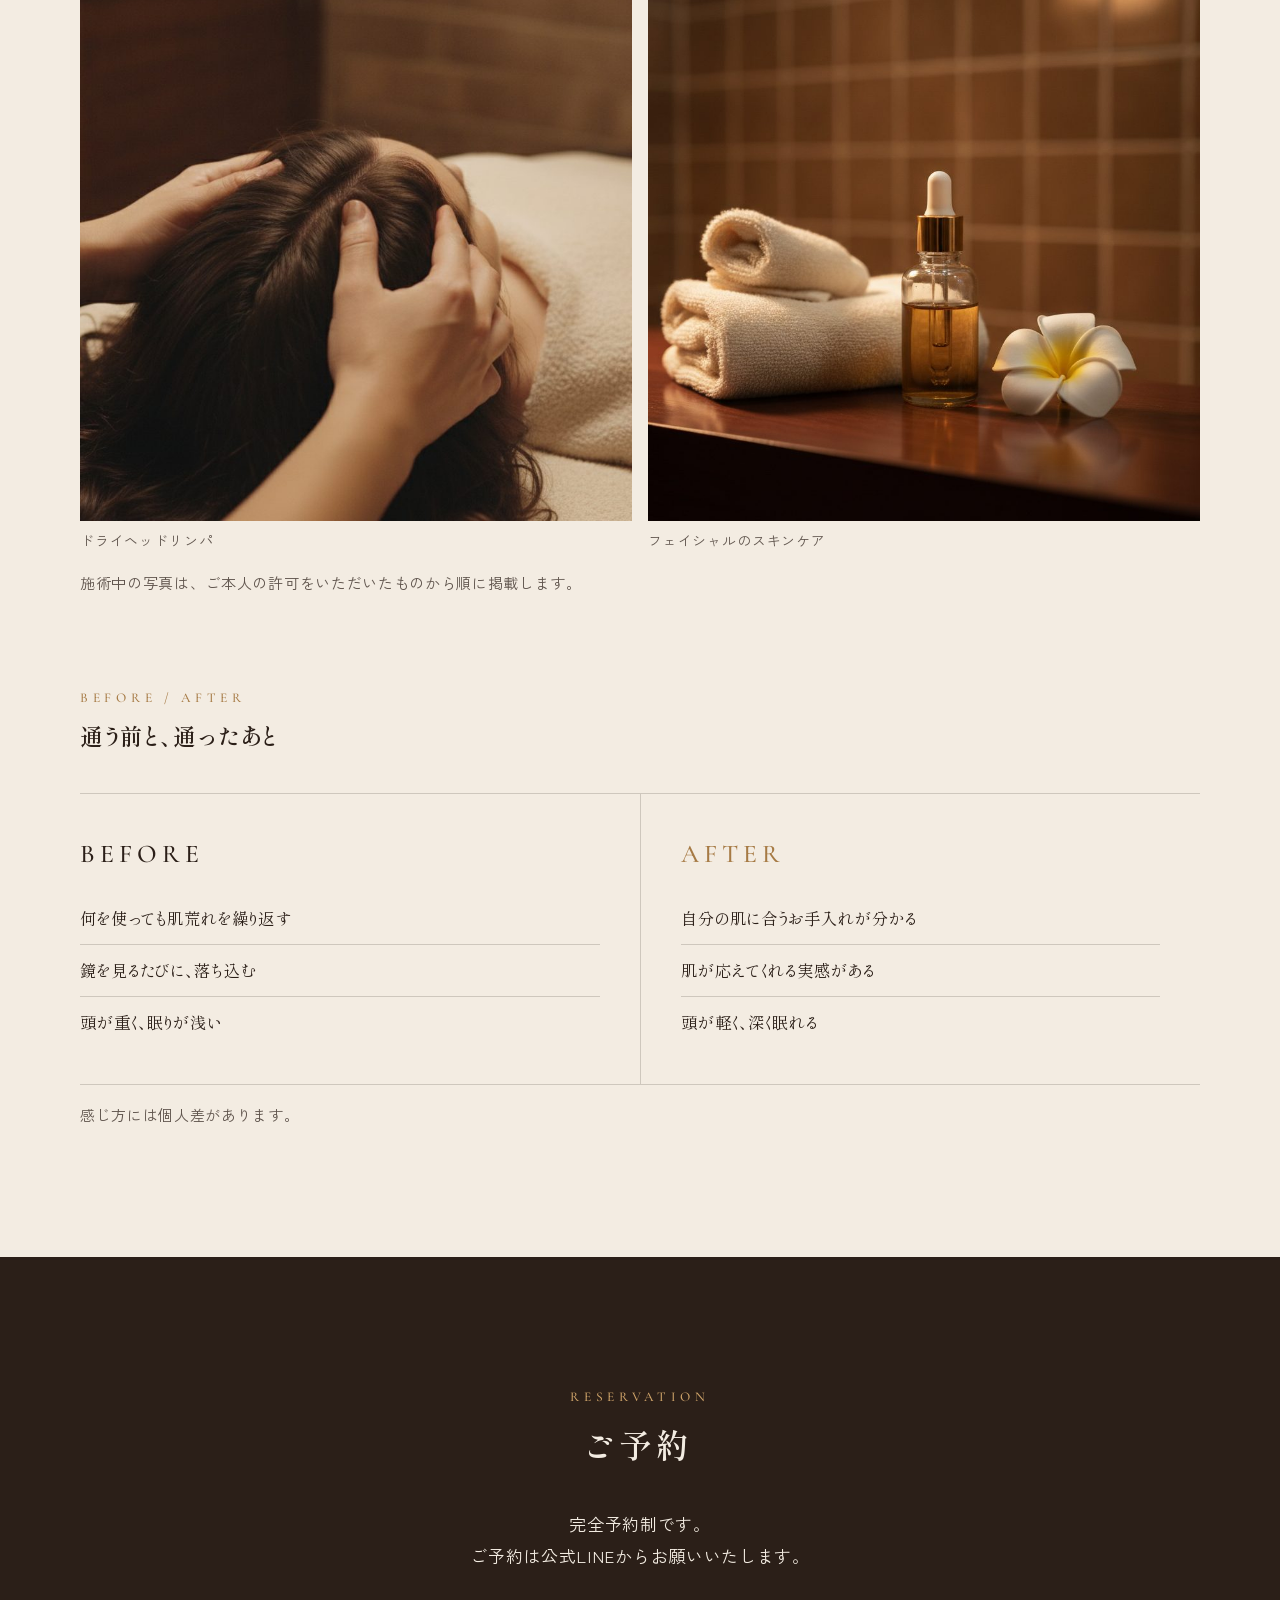
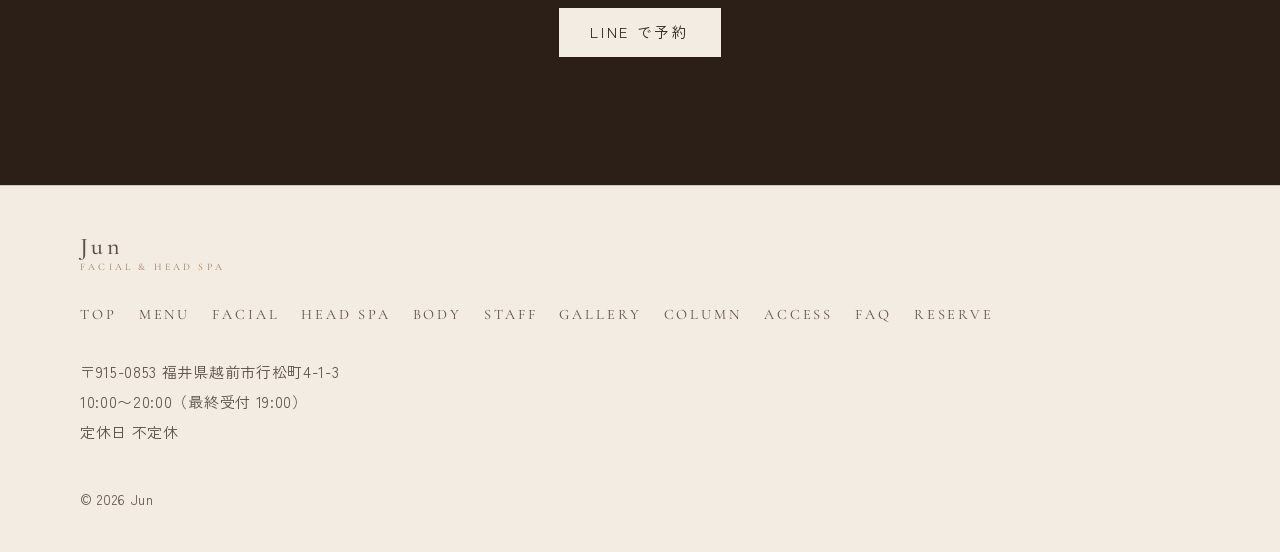
<file: gallery.html>
<!DOCTYPE html>
<html lang="ja">
<head>
<meta charset="UTF-8">
<meta name="viewport" content="width=device-width,initial-scale=1">
<meta name="robots" content="noindex">
<title>ギャラリー｜Jun 完全個室のフェイシャル＆ドライヘッドスパ</title>
<meta name="description" content="店内、ヘッドスパ、通う前とあと。Jun の写真。">
<link rel="icon" href="data:,">
<link rel="preconnect" href="https://fonts.googleapis.com">
<link rel="preconnect" href="https://fonts.gstatic.com" crossorigin>
<link href="https://fonts.googleapis.com/css2?family=Cormorant+Garamond:ital,wght@0,400;0,500;1,400&family=Shippori+Mincho:wght@500;600&family=Zen+Kaku+Gothic+New:wght@400;500&display=swap" rel="stylesheet">
<link rel="stylesheet" href="style.css?v=23">
<meta name="site-root" content="https://haru20190621-a11y.github.io/jun-preview-8c500080/">
<script>document.documentElement.className+=' js';</script>
</head>
<body class="page-gallery">
<header class="site-head">
  <div class="site-head__in">
    <a class="logo" href="index.html" aria-label="Jun トップページ"><span class="logo__name">Jun</span><span class="logo__sub">Facial &amp; Head Spa</span></a>
    <nav class="gnav" aria-label="メインメニュー">
      <ul>
<li><a href="menu.html">Menu</a></li>
<li><a href="facial.html">Facial</a></li>
<li><a href="headspa.html">Head Spa</a></li>
<li><a href="body.html">Body</a></li>
<li><a href="staff.html">Staff</a></li>
<li><a href="gallery.html" aria-current="page">Gallery</a></li>
<li><a href="blog/">Column</a></li>
<li><a href="access.html">Access</a></li>
<li><a href="faq.html">FAQ</a></li>
<li><a href="reserve.html">Reserve</a></li>
      </ul>
    </nav>
    <a class="head-cta" href="reserve.html">ご予約</a>
    <button class="burger" type="button" aria-label="メニューを開く" aria-expanded="false" aria-controls="drawer"><span></span><span></span></button>
  </div>
</header>

<div class="drawer" id="drawer" hidden>
  <nav aria-label="メニュー">
    <ul>
<li><a href="index.html"><span class="en">Top</span><span class="ja">トップ</span></a></li>
<li><a href="menu.html"><span class="en">Menu</span><span class="ja">メニュー</span></a></li>
<li><a href="facial.html"><span class="en">Facial</span><span class="ja">フェイシャル</span></a></li>
<li><a href="headspa.html"><span class="en">Head Spa</span><span class="ja">ヘッドスパ</span></a></li>
<li><a href="body.html"><span class="en">Body</span><span class="ja">ボディケア</span></a></li>
<li><a href="staff.html"><span class="en">Staff</span><span class="ja">スタッフ</span></a></li>
<li><a href="gallery.html" aria-current="page"><span class="en">Gallery</span><span class="ja">ギャラリー</span></a></li>
<li><a href="blog/"><span class="en">Column</span><span class="ja">お知らせ・コラム</span></a></li>
<li><a href="access.html"><span class="en">Access</span><span class="ja">アクセス</span></a></li>
<li><a href="faq.html"><span class="en">FAQ</span><span class="ja">よくある質問</span></a></li>
<li><a href="reserve.html"><span class="en">Reserve</span><span class="ja">ご予約</span></a></li>
    </ul>
  </nav>
  <div class="drawer__info">
    <a class="drawer__tel" href="https://lin.ee/vjrgHIw" target="_blank" rel="noopener">LINE で予約</a>
    <p>10:00〜20:00（最終受付 19:00）<br>定休日 不定休</p>
  </div>
</div>

<main>
<section class="phead">
  <div class="wrap">
    <p class="sec-label">Gallery</p>
    <h1>ギャラリー</h1>
    <nav class="gnav-in" aria-label="ギャラリーの分類">
      <a href="#interior">店内</a>
      <a href="#treatment">施術</a>
      <a href="#ba">Before / After</a>
    </nav>
  </div>
</section>

<section class="gcat" id="interior">
  <div class="wrap">
    <p class="sec-label">Interior</p>
    <h2>店内</h2>
    <div class="ggrid reveal">
      <figure><img src="images/room.jpg" width="1200" height="1600" alt="施術室。ブラウンのタオルを掛けたベッドと、化粧品の棚" loading="lazy"><figcaption>施術室</figcaption></figure>
      <figure><img src="images/lounge.jpg" width="1600" height="1200" alt="カウンセリングルーム。白いソファとラタンのテーブル" loading="lazy"><figcaption>カウンセリングルーム</figcaption></figure>
      <figure><img src="images/products.jpg" width="1600" height="955" alt="棚に並ぶスキンケア商品" loading="lazy"><figcaption>使用しているスキンケア</figcaption></figure>
      <figure><img src="images/wall.jpg" width="1600" height="1200" alt="プルメリアの絵とランプ、カウンターに並ぶ資格証" loading="lazy"><figcaption>資格証とカウンター</figcaption></figure>
      <figure><img src="images/sign.jpg" width="1200" height="1600" alt="入口の黒い看板。ands JUN の文字と花の飾り" loading="lazy"><figcaption>入口の看板</figcaption></figure>
      <figure><img src="images/door.jpg" width="1200" height="1600" alt="木の扉に掛かった Jun の Open サイン" loading="lazy"><figcaption>入口の扉</figcaption></figure>
    </div>
  </div>
</section>

<section class="gcat" id="treatment">
  <div class="wrap">
    <p class="sec-label">Treatment</p>
    <h2>施術</h2>
    <div class="ggrid ggrid--2 reveal">
      <figure><img src="images/headspa-hands.jpg" width="1344" height="768" alt="ベッドに横になったお客様の頭部をほぐすセラピストの手元" loading="lazy"><figcaption>ドライヘッドリンパ</figcaption></figure>
      <figure><img src="images/still-life.jpg" width="1184" height="864" alt="木のカウンターに置かれた美容液のボトルとタオル、プルメリアの花" loading="lazy"><figcaption>フェイシャルのスキンケア</figcaption></figure>
    </div>
    <p class="note">施術中の写真は、ご本人の許可をいただいたものから順に掲載します。</p>
  </div>
</section>

<section class="gcat" id="ba">
  <div class="wrap">
    <p class="sec-label">Before / After</p>
    <h2>通う前と、通ったあと</h2>
    <div class="ba__grid reveal">
      <div class="ba__col">
        <p class="ba__head">Before</p>
        <ul>
          <li>何を使っても肌荒れを繰り返す</li>
          <li>鏡を見るたびに、落ち込む</li>
          <li>頭が重く、眠りが浅い</li>
        </ul>
      </div>
      <div class="ba__col ba__col--after">
        <p class="ba__head">After</p>
        <ul>
          <li>自分の肌に合うお手入れが分かる</li>
          <li>肌が応えてくれる実感がある</li>
          <li>頭が軽く、深く眠れる</li>
        </ul>
      </div>
    </div>
    <p class="note">感じ方には個人差があります。</p>
  </div>
</section>

<section class="cta dark">
  <div class="wrap">
    <p class="sec-label">Reservation</p>
    <h2>ご予約</h2>
    <p>完全予約制です。<br>ご予約は公式LINEからお願いいたします。</p>
    <div class="cta__btns">
      <a class="btn btn--cream" href="https://lin.ee/vjrgHIw" target="_blank" rel="noopener">LINE で予約</a>
    </div>
  </div>
</section>


</main>

<footer class="foot">
  <div class="wrap foot__in">
    <a class="logo" href="index.html" aria-label="Jun トップページ"><span class="logo__name">Jun</span><span class="logo__sub">Facial &amp; Head Spa</span></a>
    <ul class="foot__nav">
<li><a href="index.html">Top</a></li>
<li><a href="menu.html">Menu</a></li>
<li><a href="facial.html">Facial</a></li>
<li><a href="headspa.html">Head Spa</a></li>
<li><a href="body.html">Body</a></li>
<li><a href="staff.html">Staff</a></li>
<li><a href="gallery.html" aria-current="page">Gallery</a></li>
<li><a href="blog/">Column</a></li>
<li><a href="access.html">Access</a></li>
<li><a href="faq.html">FAQ</a></li>
<li><a href="reserve.html">Reserve</a></li>
    </ul>
    <p class="foot__info">〒915-0853 福井県越前市行松町4-1-3<br>10:00〜20:00（最終受付 19:00）<br>定休日 不定休</p>
    <small>&copy; 2026 Jun</small>
  </div>
</footer>

<nav class="mbar" aria-label="ご予約">
  <a class="mbar__web" href="https://lin.ee/vjrgHIw" target="_blank" rel="noopener">LINE で予約</a>
</nav>

<script src="script.js?v=23" defer></script>
<script>
(function(){
  var root = document.querySelector('meta[name="site-root"]');
  if(!root || !window.fetch) return;
  fetch(root.content + 'season.json', {cache: 'no-store'}).then(function(r){ return r.ok ? r.json() : null; })
  .then(function(s){
    if(!s || !s.headline || !/^#[0-9a-fA-F]{6}$/.test(s.accent || '')) return;
    var d = document.createElement('div');
    d.className = 'season'; d.setAttribute('role', 'note');
    d.style.background = s.accent; d.style.color = s.text_color === '#222222' ? '#222222' : '#fff';
    d.textContent = (s.icon ? s.icon + ' ' : '') + s.headline + (s.icon ? ' ' + s.icon : '');
    var main = document.querySelector('main') || document.body;
    main.insertBefore(d, main.firstChild);
  }).catch(function(){});
})();
</script>
</body>
</html>
</file>
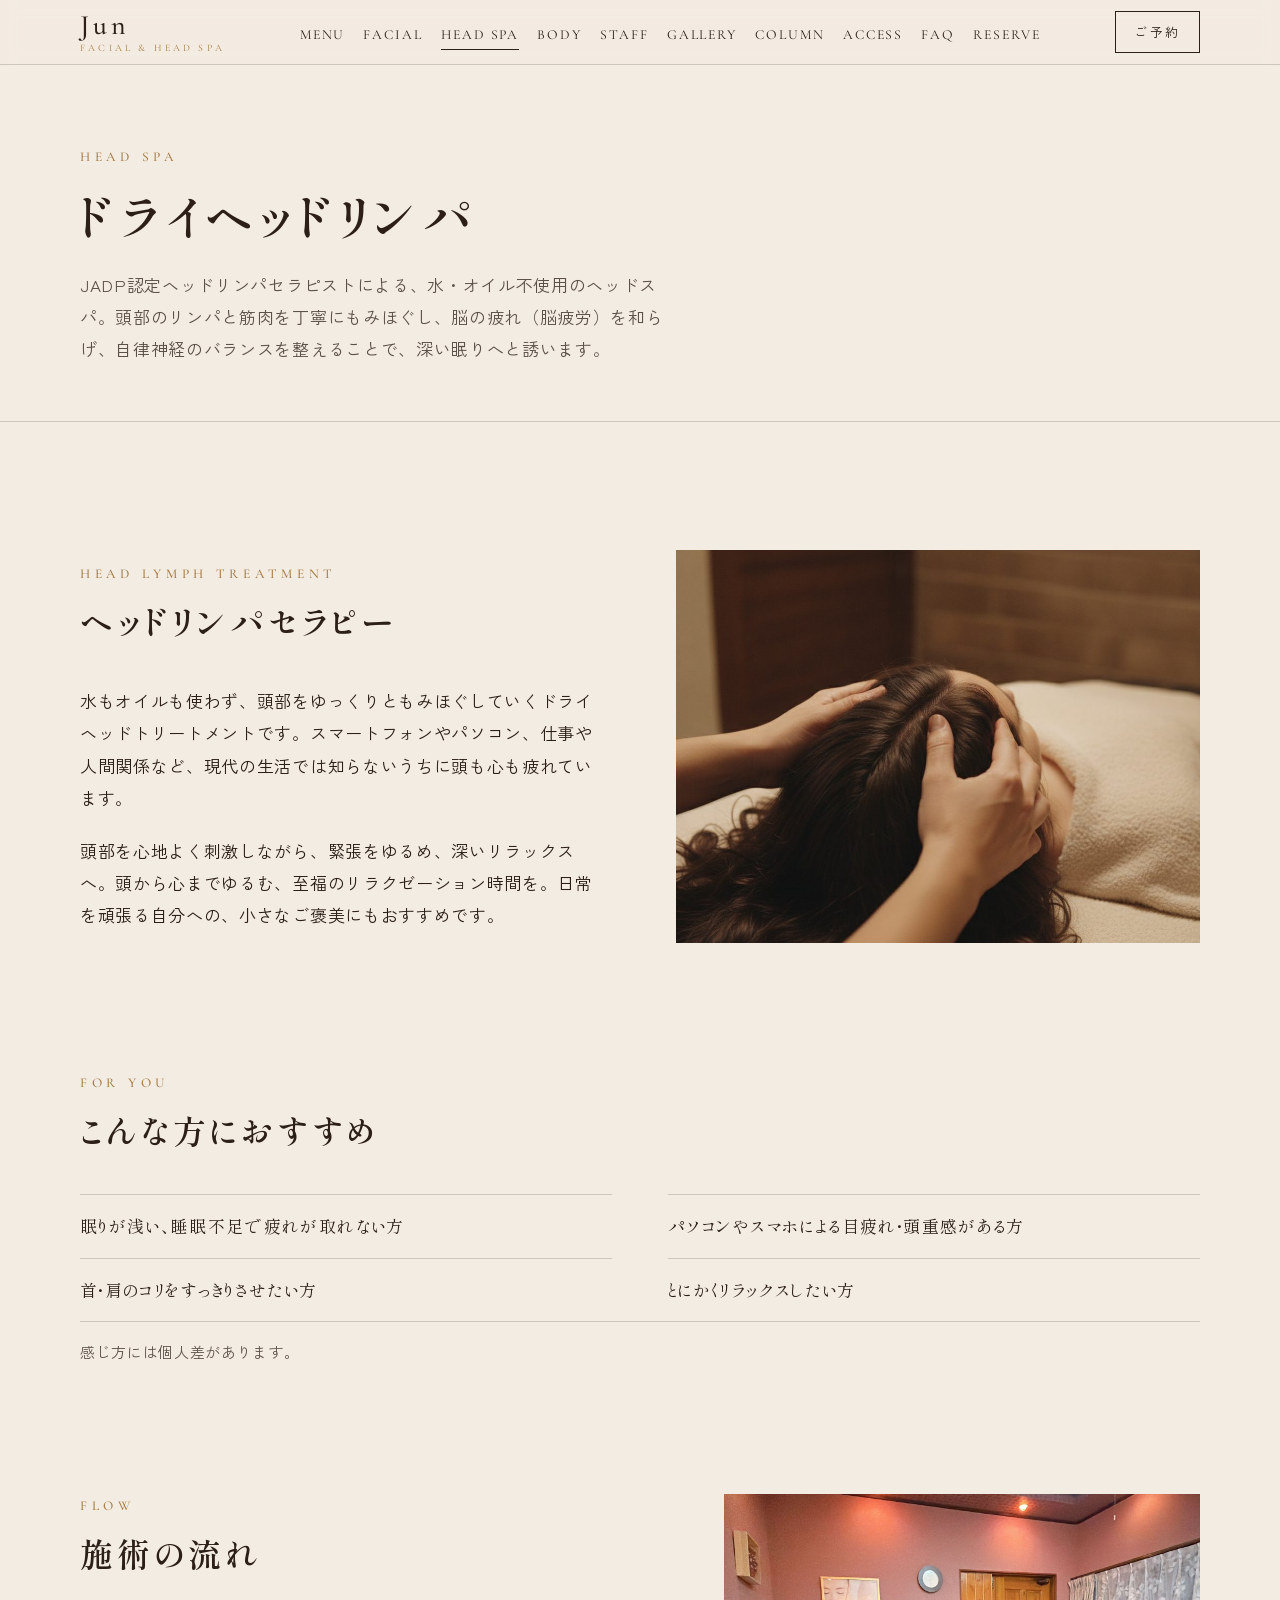
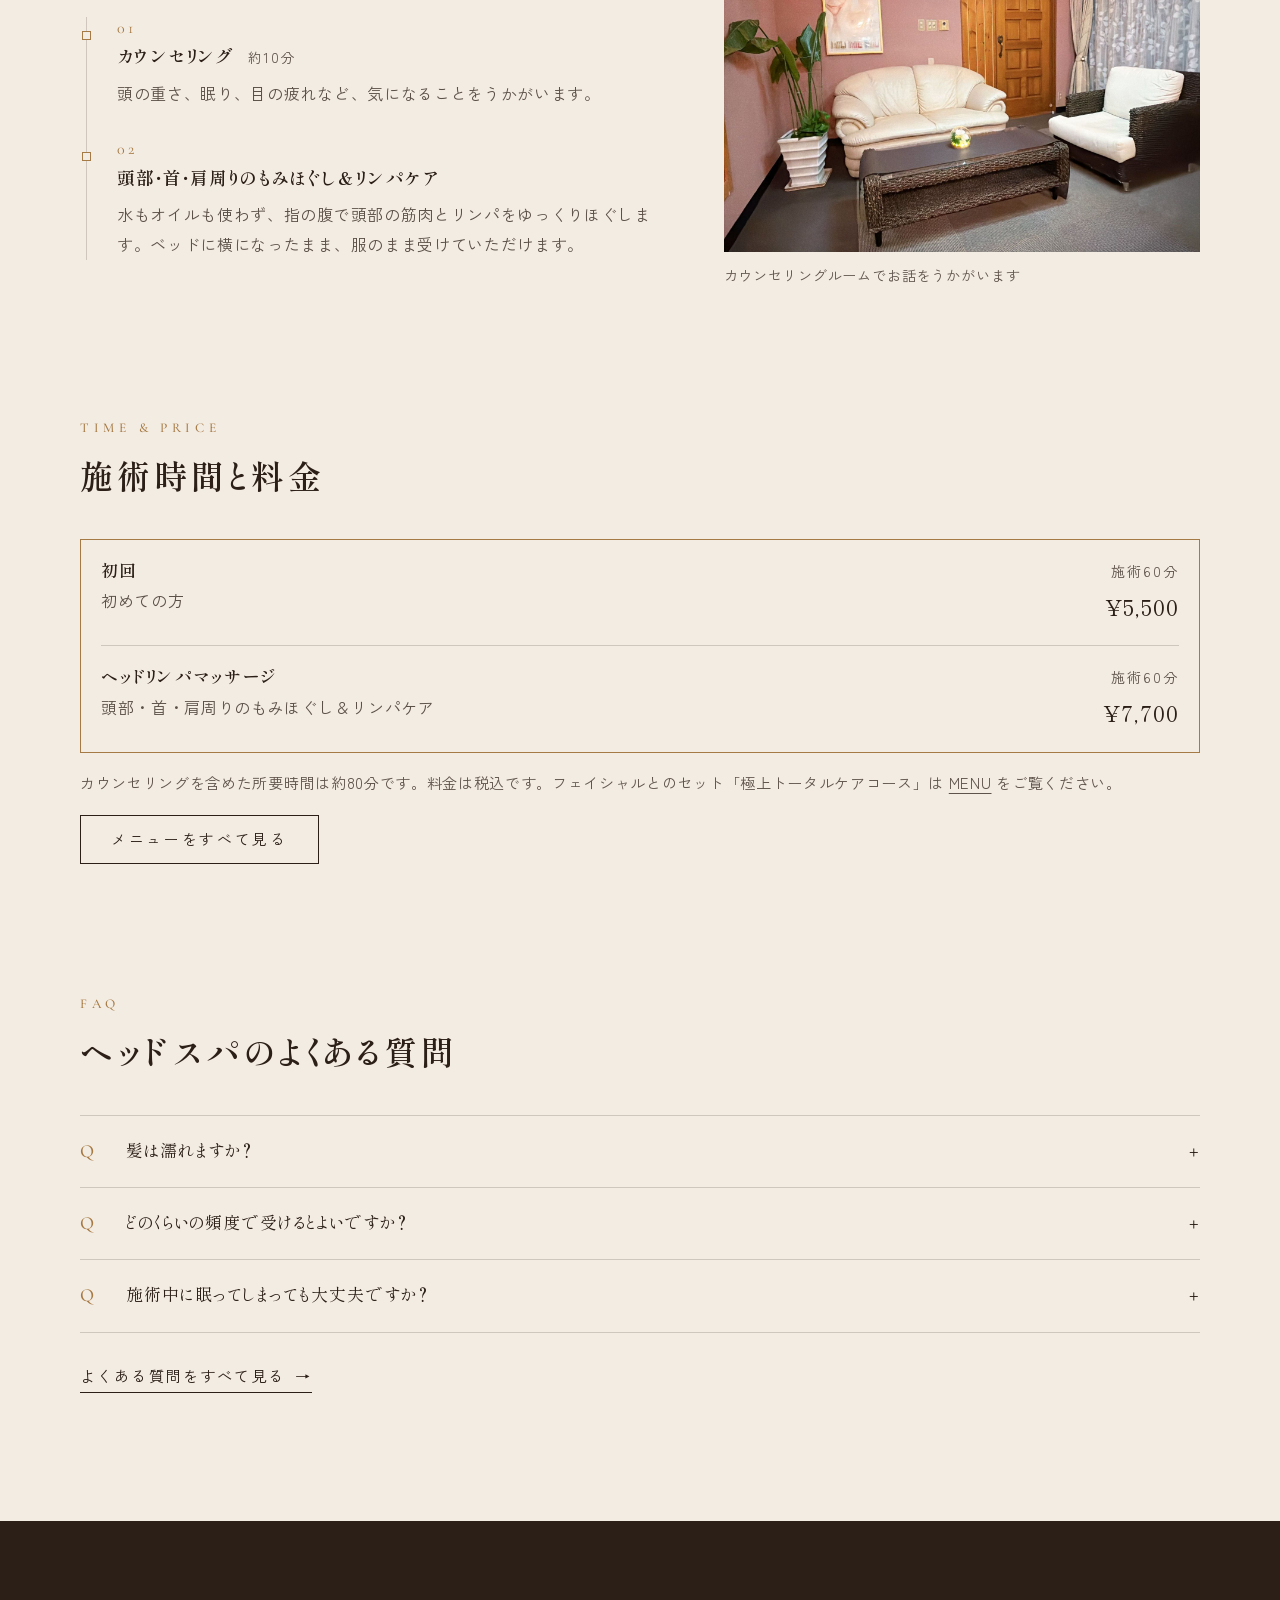
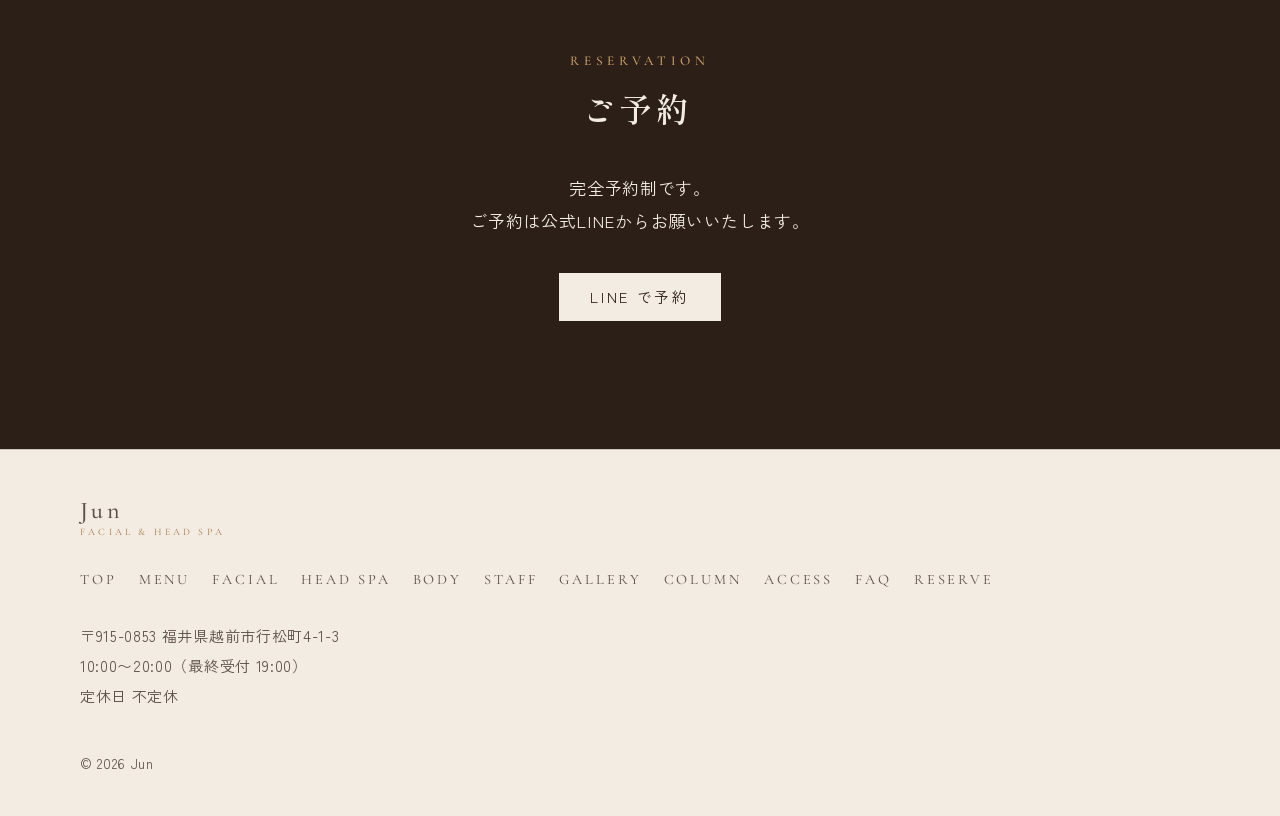
<file: headspa.html>
<!DOCTYPE html>
<html lang="ja">
<head>
<meta charset="UTF-8">
<meta name="viewport" content="width=device-width,initial-scale=1">
<meta name="robots" content="noindex">
<title>ドライヘッドリンパ｜Jun 完全個室のフェイシャル＆ドライヘッドスパ</title>
<meta name="description" content="JADP認定ヘッドリンパセラピストによる、水・オイル不使用のヘッドスパ。施術の流れ、こんな方に、時間と料金、よくある質問。">
<link rel="icon" href="data:,">
<link rel="preconnect" href="https://fonts.googleapis.com">
<link rel="preconnect" href="https://fonts.gstatic.com" crossorigin>
<link href="https://fonts.googleapis.com/css2?family=Cormorant+Garamond:ital,wght@0,400;0,500;1,400&family=Shippori+Mincho:wght@500;600&family=Zen+Kaku+Gothic+New:wght@400;500&display=swap" rel="stylesheet">
<link rel="stylesheet" href="style.css?v=23">
<meta name="site-root" content="https://haru20190621-a11y.github.io/jun-preview-8c500080/">
<script>document.documentElement.className+=' js';</script>
</head>
<body class="page-headspa">
<header class="site-head">
  <div class="site-head__in">
    <a class="logo" href="index.html" aria-label="Jun トップページ"><span class="logo__name">Jun</span><span class="logo__sub">Facial &amp; Head Spa</span></a>
    <nav class="gnav" aria-label="メインメニュー">
      <ul>
<li><a href="menu.html">Menu</a></li>
<li><a href="facial.html">Facial</a></li>
<li><a href="headspa.html" aria-current="page">Head Spa</a></li>
<li><a href="body.html">Body</a></li>
<li><a href="staff.html">Staff</a></li>
<li><a href="gallery.html">Gallery</a></li>
<li><a href="blog/">Column</a></li>
<li><a href="access.html">Access</a></li>
<li><a href="faq.html">FAQ</a></li>
<li><a href="reserve.html">Reserve</a></li>
      </ul>
    </nav>
    <a class="head-cta" href="reserve.html">ご予約</a>
    <button class="burger" type="button" aria-label="メニューを開く" aria-expanded="false" aria-controls="drawer"><span></span><span></span></button>
  </div>
</header>

<div class="drawer" id="drawer" hidden>
  <nav aria-label="メニュー">
    <ul>
<li><a href="index.html"><span class="en">Top</span><span class="ja">トップ</span></a></li>
<li><a href="menu.html"><span class="en">Menu</span><span class="ja">メニュー</span></a></li>
<li><a href="facial.html"><span class="en">Facial</span><span class="ja">フェイシャル</span></a></li>
<li><a href="headspa.html" aria-current="page"><span class="en">Head Spa</span><span class="ja">ヘッドスパ</span></a></li>
<li><a href="body.html"><span class="en">Body</span><span class="ja">ボディケア</span></a></li>
<li><a href="staff.html"><span class="en">Staff</span><span class="ja">スタッフ</span></a></li>
<li><a href="gallery.html"><span class="en">Gallery</span><span class="ja">ギャラリー</span></a></li>
<li><a href="blog/"><span class="en">Column</span><span class="ja">お知らせ・コラム</span></a></li>
<li><a href="access.html"><span class="en">Access</span><span class="ja">アクセス</span></a></li>
<li><a href="faq.html"><span class="en">FAQ</span><span class="ja">よくある質問</span></a></li>
<li><a href="reserve.html"><span class="en">Reserve</span><span class="ja">ご予約</span></a></li>
    </ul>
  </nav>
  <div class="drawer__info">
    <a class="drawer__tel" href="https://lin.ee/vjrgHIw" target="_blank" rel="noopener">LINE で予約</a>
    <p>10:00〜20:00（最終受付 19:00）<br>定休日 不定休</p>
  </div>
</div>

<main>
<section class="phead">
  <div class="wrap">
    <p class="sec-label">Head Spa</p>
    <h1>ドライヘッドリンパ</h1>
    <p class="lead">JADP認定ヘッドリンパセラピストによる、水・オイル不使用のヘッドスパ。頭部のリンパと筋肉を丁寧にもみほぐし、脳の疲れ（脳疲労）を和らげ、自律神経のバランスを整えることで、深い眠りへと誘います。</p>
  </div>
</section>

<section class="sec about">
  <div class="wrap about__in">
    <div class="reveal">
      <p class="sec-label">Head Lymph Treatment</p>
      <h2>ヘッドリンパセラピー</h2>
      <p>水もオイルも使わず、頭部をゆっくりともみほぐしていくドライヘッドトリートメントです。スマートフォンやパソコン、仕事や人間関係など、現代の生活では知らないうちに頭も心も疲れています。</p>
      <p>頭部を心地よく刺激しながら、緊張をゆるめ、深いリラックスへ。頭から心までゆるむ、至福のリラクゼーション時間を。日常を頑張る自分への、小さなご褒美にもおすすめです。</p>
    </div>
    <figure class="about__fig reveal">
      <img src="images/headspa-hands.jpg" width="1344" height="768" alt="ベッドに横になったお客様の頭部をほぐすセラピストの手元" loading="lazy">
    </figure>
  </div>
</section>

<section class="sec expect">
  <div class="wrap">
    <p class="sec-label">For You</p>
    <h2>こんな方におすすめ</h2>
    <ul class="list-rule cols2 reveal">
      <li>眠りが浅い、睡眠不足で疲れが取れない方</li>
      <li>パソコンやスマホによる目疲れ・頭重感がある方</li>
      <li>首・肩のコリをすっきりさせたい方</li>
      <li>とにかくリラックスしたい方</li>
    </ul>
    <p class="note">感じ方には個人差があります。</p>
  </div>
</section>

<section class="sec flow">
  <div class="wrap flow__in">
    <div class="reveal">
      <p class="sec-label">Flow</p>
      <h2>施術の流れ</h2>
      <ol>
        <li>
          <span class="flow__no">01</span>
          <h3>カウンセリング<span class="flow__time">約10分</span></h3>
          <p>頭の重さ、眠り、目の疲れなど、気になることをうかがいます。</p>
        </li>
        <li>
          <span class="flow__no">02</span>
          <h3>頭部・首・肩周りのもみほぐし＆リンパケア</h3>
          <p>水もオイルも使わず、指の腹で頭部の筋肉とリンパをゆっくりほぐします。ベッドに横になったまま、服のまま受けていただけます。</p>
        </li>
      </ol>
    </div>
    <figure class="flow__fig reveal">
      <img src="images/lounge.jpg" width="1600" height="1200" alt="カウンセリングルーム。白いソファとラタンのテーブル" loading="lazy">
      <figcaption>カウンセリングルームでお話をうかがいます</figcaption>
    </figure>
  </div>
</section>

<section class="sec tp">
  <div class="wrap">
    <p class="sec-label">Time &amp; Price</p>
    <h2>施術時間と料金</h2>
    <ul class="plist plist--first reveal">
      <li>
        <div><h3>初回</h3><p class="plist__desc">初めての方</p></div>
        <div class="plist__r"><span class="plist__time">施術60分</span><span class="plist__price">¥5,500</span></div>
      </li>
      <li>
        <div><h3>ヘッドリンパマッサージ</h3><p class="plist__desc">頭部・首・肩周りのもみほぐし＆リンパケア</p></div>
        <div class="plist__r"><span class="plist__time">施術60分</span><span class="plist__price">¥7,700</span></div>
      </li>
    </ul>
    <p class="note">カウンセリングを含めた所要時間は約80分です。料金は税込です。フェイシャルとのセット「極上トータルケアコース」は <a href="menu.html#set">MENU</a> をご覧ください。</p>
    <a class="btn" href="menu.html">メニューをすべて見る</a>
  </div>
</section>

<section class="sec hfaq">
  <div class="wrap">
    <p class="sec-label">FAQ</p>
    <h2>ヘッドスパのよくある質問</h2>
    <div class="faq reveal">
      <details>
        <summary><span class="q">Q</span>髪は濡れますか？</summary>
        <div class="a">濡れません。水もオイルも使わないドライヘッドリンパですので、髪型もメイクもそのままで、施術後すぐにお出かけいただけます。</div>
      </details>
      <details>
        <summary><span class="q">Q</span>どのくらいの頻度で受けるとよいですか？</summary>
        <div class="a">月に1〜2回を目安におすすめしています。お疲れの度合いを見て、カウンセリングでお伝えします。</div>
      </details>
      <details>
        <summary><span class="q">Q</span>施術中に眠ってしまっても大丈夫ですか？</summary>
        <div class="a">大丈夫です。個室ですので、そのままお休みください。</div>
      </details>
    </div>
    <a class="link-arrow" href="faq.html">よくある質問をすべて見る</a>
  </div>
</section>

<section class="cta dark">
  <div class="wrap">
    <p class="sec-label">Reservation</p>
    <h2>ご予約</h2>
    <p>完全予約制です。<br>ご予約は公式LINEからお願いいたします。</p>
    <div class="cta__btns">
      <a class="btn btn--cream" href="https://lin.ee/vjrgHIw" target="_blank" rel="noopener">LINE で予約</a>
    </div>
  </div>
</section>


</main>

<footer class="foot">
  <div class="wrap foot__in">
    <a class="logo" href="index.html" aria-label="Jun トップページ"><span class="logo__name">Jun</span><span class="logo__sub">Facial &amp; Head Spa</span></a>
    <ul class="foot__nav">
<li><a href="index.html">Top</a></li>
<li><a href="menu.html">Menu</a></li>
<li><a href="facial.html">Facial</a></li>
<li><a href="headspa.html" aria-current="page">Head Spa</a></li>
<li><a href="body.html">Body</a></li>
<li><a href="staff.html">Staff</a></li>
<li><a href="gallery.html">Gallery</a></li>
<li><a href="blog/">Column</a></li>
<li><a href="access.html">Access</a></li>
<li><a href="faq.html">FAQ</a></li>
<li><a href="reserve.html">Reserve</a></li>
    </ul>
    <p class="foot__info">〒915-0853 福井県越前市行松町4-1-3<br>10:00〜20:00（最終受付 19:00）<br>定休日 不定休</p>
    <small>&copy; 2026 Jun</small>
  </div>
</footer>

<nav class="mbar" aria-label="ご予約">
  <a class="mbar__web" href="https://lin.ee/vjrgHIw" target="_blank" rel="noopener">LINE で予約</a>
</nav>

<script src="script.js?v=23" defer></script>
<script>
(function(){
  var root = document.querySelector('meta[name="site-root"]');
  if(!root || !window.fetch) return;
  fetch(root.content + 'season.json', {cache: 'no-store'}).then(function(r){ return r.ok ? r.json() : null; })
  .then(function(s){
    if(!s || !s.headline || !/^#[0-9a-fA-F]{6}$/.test(s.accent || '')) return;
    var d = document.createElement('div');
    d.className = 'season'; d.setAttribute('role', 'note');
    d.style.background = s.accent; d.style.color = s.text_color === '#222222' ? '#222222' : '#fff';
    d.textContent = (s.icon ? s.icon + ' ' : '') + s.headline + (s.icon ? ' ' + s.icon : '');
    var main = document.querySelector('main') || document.body;
    main.insertBefore(d, main.firstChild);
  }).catch(function(){});
})();
</script>
</body>
</html>
</file>
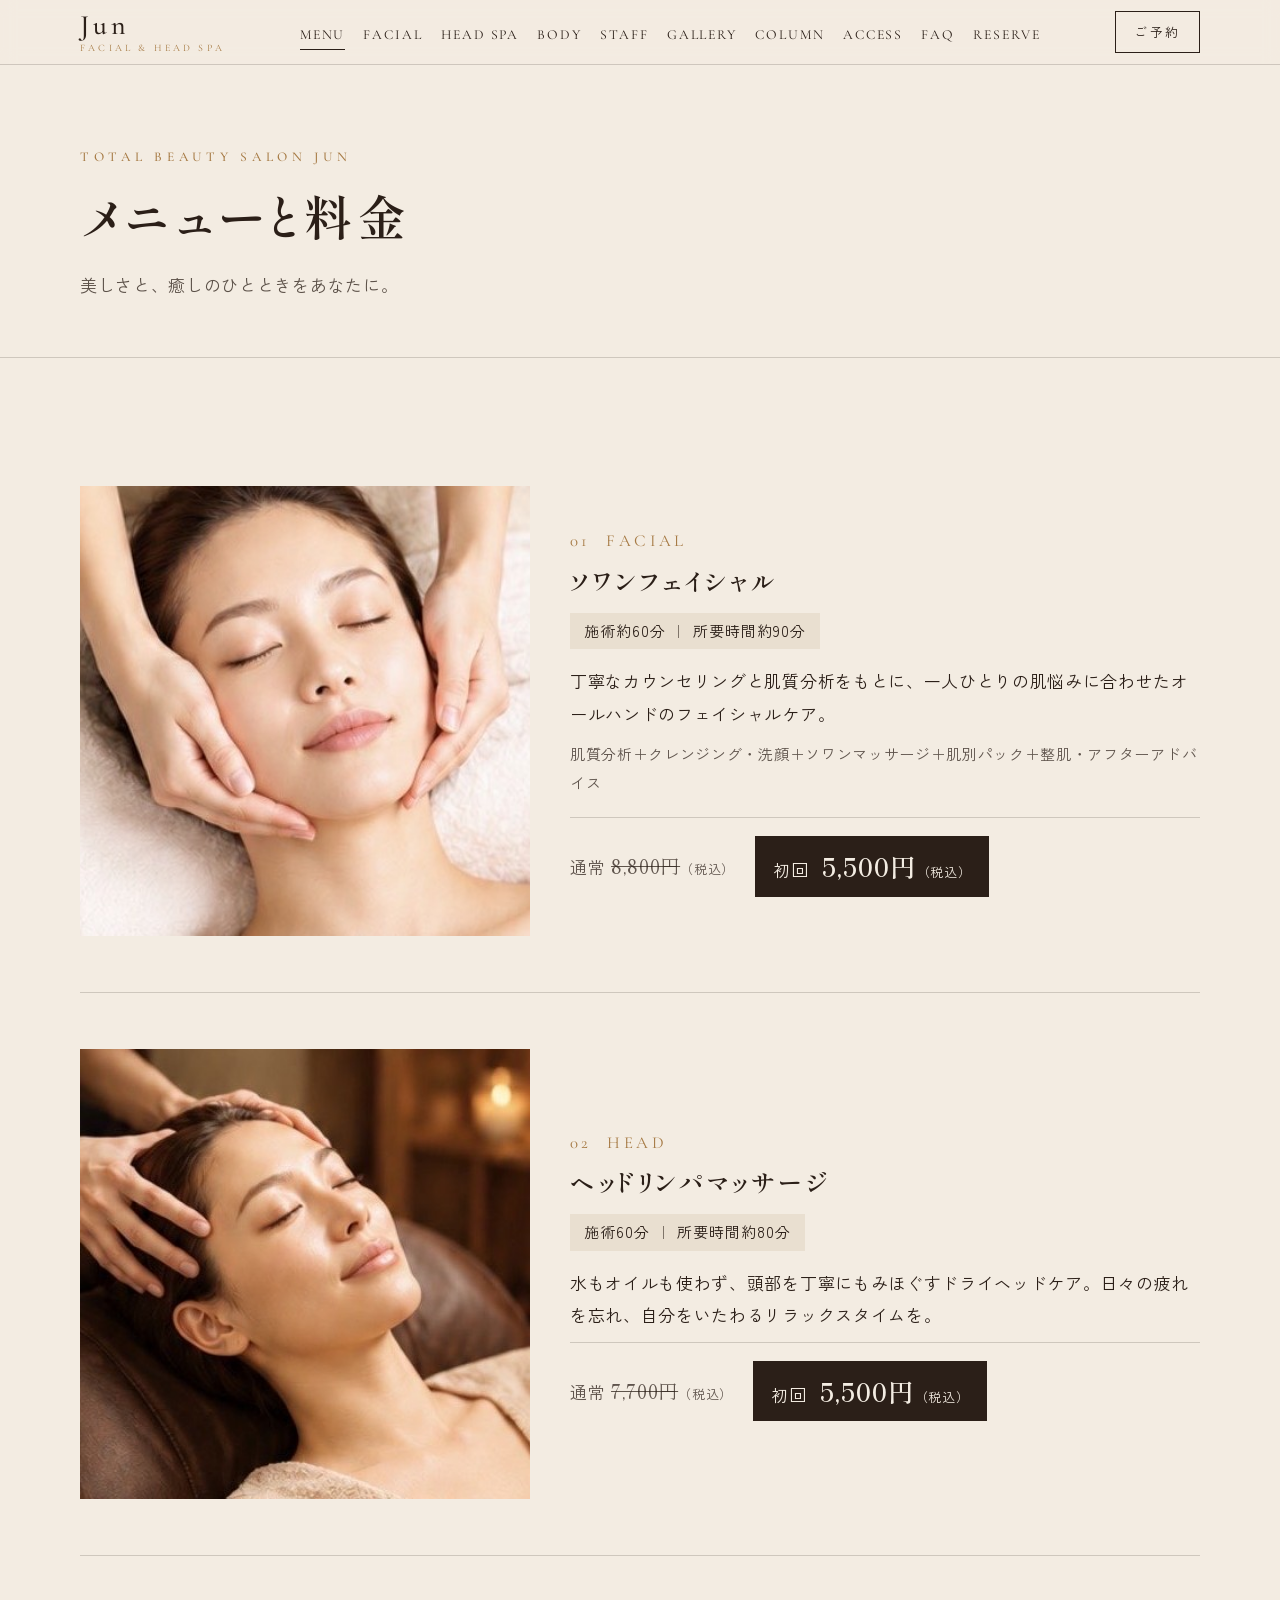
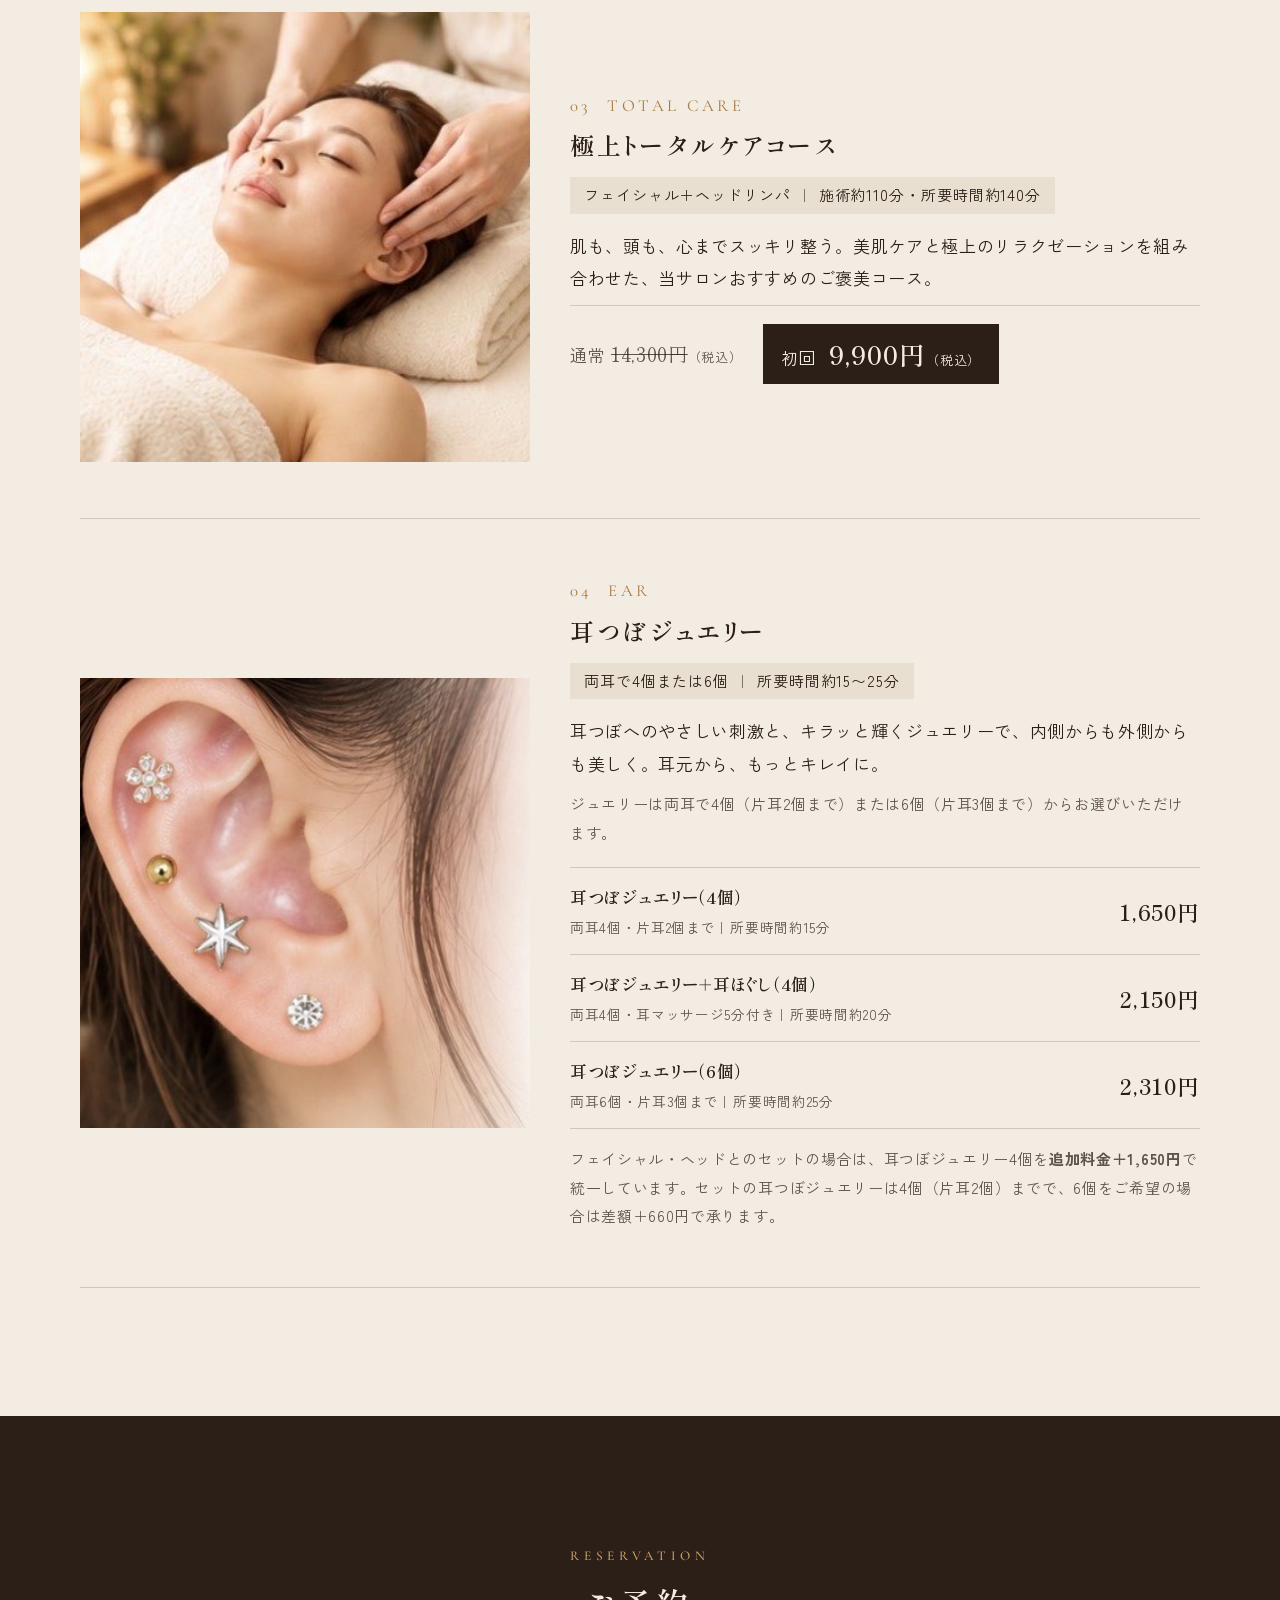
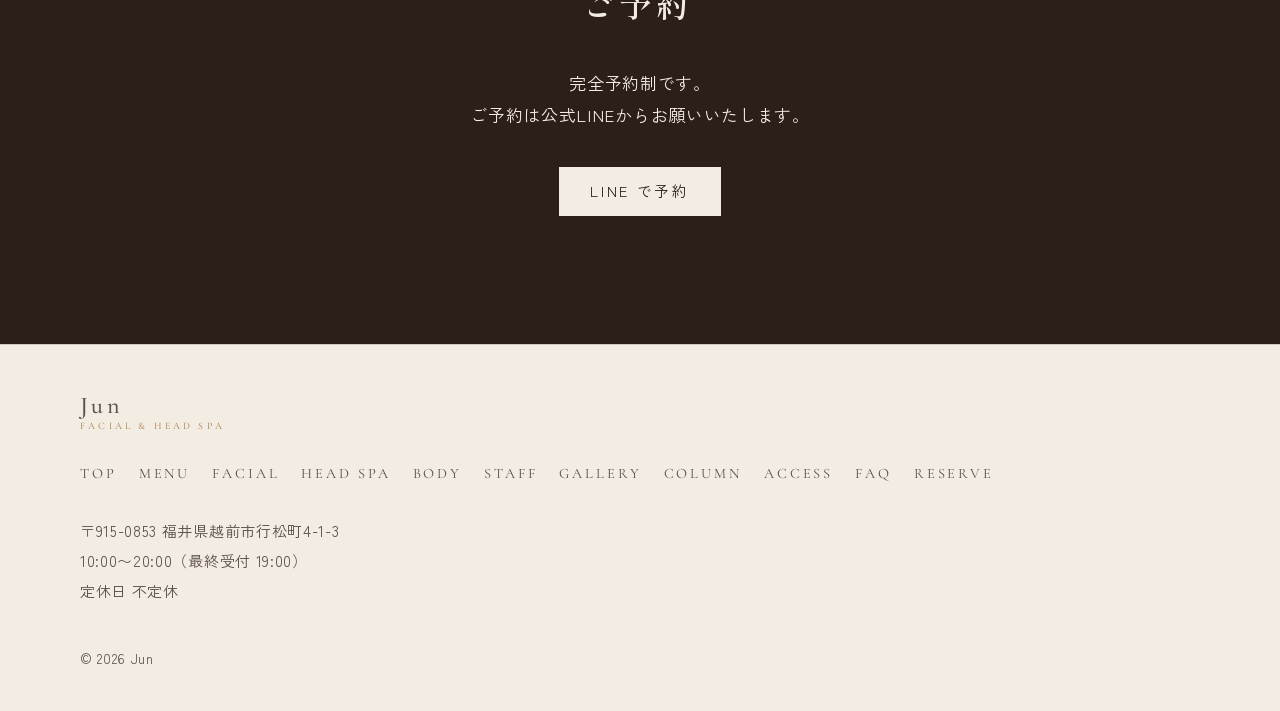
<file: menu.html>
<!DOCTYPE html>
<html lang="ja">
<head>
<meta charset="UTF-8">
<meta name="viewport" content="width=device-width,initial-scale=1">
<meta name="robots" content="noindex">
<title>メニューと料金｜Jun 完全個室のフェイシャル＆ドライヘッドスパ</title>
<meta name="description" content="Jun のメニューと料金。ソワンフェイシャル、ヘッドリンパマッサージ、極上トータルケアコース、耳つぼジュエリー。通常料金と初回料金（税込）。">
<link rel="icon" href="data:,">
<link rel="preconnect" href="https://fonts.googleapis.com">
<link rel="preconnect" href="https://fonts.gstatic.com" crossorigin>
<link href="https://fonts.googleapis.com/css2?family=Cormorant+Garamond:ital,wght@0,400;0,500;1,400&family=Shippori+Mincho:wght@500;600&family=Zen+Kaku+Gothic+New:wght@400;500&display=swap" rel="stylesheet">
<link rel="stylesheet" href="style.css?v=23">
<meta name="site-root" content="https://haru20190621-a11y.github.io/jun-preview-8c500080/">
<script>document.documentElement.className+=' js';</script>
</head>
<body class="page-menu">
<header class="site-head">
  <div class="site-head__in">
    <a class="logo" href="index.html" aria-label="Jun トップページ"><span class="logo__name">Jun</span><span class="logo__sub">Facial &amp; Head Spa</span></a>
    <nav class="gnav" aria-label="メインメニュー">
      <ul>
<li><a href="menu.html" aria-current="page">Menu</a></li>
<li><a href="facial.html">Facial</a></li>
<li><a href="headspa.html">Head Spa</a></li>
<li><a href="body.html">Body</a></li>
<li><a href="staff.html">Staff</a></li>
<li><a href="gallery.html">Gallery</a></li>
<li><a href="blog/">Column</a></li>
<li><a href="access.html">Access</a></li>
<li><a href="faq.html">FAQ</a></li>
<li><a href="reserve.html">Reserve</a></li>
      </ul>
    </nav>
    <a class="head-cta" href="reserve.html">ご予約</a>
    <button class="burger" type="button" aria-label="メニューを開く" aria-expanded="false" aria-controls="drawer"><span></span><span></span></button>
  </div>
</header>

<div class="drawer" id="drawer" hidden>
  <nav aria-label="メニュー">
    <ul>
<li><a href="index.html"><span class="en">Top</span><span class="ja">トップ</span></a></li>
<li><a href="menu.html" aria-current="page"><span class="en">Menu</span><span class="ja">メニュー</span></a></li>
<li><a href="facial.html"><span class="en">Facial</span><span class="ja">フェイシャル</span></a></li>
<li><a href="headspa.html"><span class="en">Head Spa</span><span class="ja">ヘッドスパ</span></a></li>
<li><a href="body.html"><span class="en">Body</span><span class="ja">ボディケア</span></a></li>
<li><a href="staff.html"><span class="en">Staff</span><span class="ja">スタッフ</span></a></li>
<li><a href="gallery.html"><span class="en">Gallery</span><span class="ja">ギャラリー</span></a></li>
<li><a href="blog/"><span class="en">Column</span><span class="ja">お知らせ・コラム</span></a></li>
<li><a href="access.html"><span class="en">Access</span><span class="ja">アクセス</span></a></li>
<li><a href="faq.html"><span class="en">FAQ</span><span class="ja">よくある質問</span></a></li>
<li><a href="reserve.html"><span class="en">Reserve</span><span class="ja">ご予約</span></a></li>
    </ul>
  </nav>
  <div class="drawer__info">
    <a class="drawer__tel" href="https://lin.ee/vjrgHIw" target="_blank" rel="noopener">LINE で予約</a>
    <p>10:00〜20:00（最終受付 19:00）<br>定休日 不定休</p>
  </div>
</div>

<main>
<section class="phead">
  <div class="wrap">
    <p class="sec-label">Total Beauty Salon Jun</p>
    <h1>メニューと料金</h1>
    <p class="lead">美しさと、癒しのひとときをあなたに。</p>
  </div>
</section>

<section class="sec">
  <div class="wrap mitems">
    <article class="mitem reveal" id="facial">
      <figure class="mitem__img"><img src="images/menu-facial.jpg" width="400" height="394" alt="フェイシャルの施術を受ける女性" loading="lazy"></figure>
      <div class="mitem__body">
        <p class="mitem__no"><span>01</span> Facial</p>
        <h2>ソワンフェイシャル</h2>
        <p class="mitem__time"><span class="nowrap">施術約60分</span><span class="mitem__sep" aria-hidden="true">｜</span><span class="nowrap">所要時間約90分</span></p>
        <p class="mitem__desc">丁寧なカウンセリングと肌質分析をもとに、一人ひとりの肌悩みに合わせたオールハンドのフェイシャルケア。</p>
        <p class="mitem__flow">肌質分析＋クレンジング・洗顔＋ソワンマッサージ＋肌別パック＋整肌・アフターアドバイス</p>
        <div class="mitem__price">
          <p class="mitem__reg">通常 <del>8,800円</del><small>（税込）</small></p>
          <p class="mitem__first">初回 <strong>5,500円</strong><small>（税込）</small></p>
        </div>
      </div>
    </article>

    <article class="mitem reveal" id="head">
      <figure class="mitem__img"><img src="images/menu-head.jpg" width="400" height="400" alt="ドライヘッドスパを受ける女性" loading="lazy"></figure>
      <div class="mitem__body">
        <p class="mitem__no"><span>02</span> Head</p>
        <h2>ヘッドリンパマッサージ</h2>
        <p class="mitem__time"><span class="nowrap">施術60分</span><span class="mitem__sep" aria-hidden="true">｜</span><span class="nowrap">所要時間約80分</span></p>
        <p class="mitem__desc">水もオイルも使わず、頭部を丁寧にもみほぐすドライヘッドケア。日々の疲れを忘れ、自分をいたわるリラックスタイムを。</p>
        <div class="mitem__price">
          <p class="mitem__reg">通常 <del>7,700円</del><small>（税込）</small></p>
          <p class="mitem__first">初回 <strong>5,500円</strong><small>（税込）</small></p>
        </div>
      </div>
    </article>

    <article class="mitem reveal" id="set">
      <figure class="mitem__img"><img src="images/menu-total.jpg" width="400" height="358" alt="フェイシャルとヘッドのトータルケアを受ける女性" loading="lazy"></figure>
      <div class="mitem__body">
        <p class="mitem__no"><span>03</span> Total Care</p>
        <h2>極上トータルケアコース</h2>
        <p class="mitem__time"><span class="nowrap">フェイシャル＋ヘッドリンパ</span><span class="mitem__sep" aria-hidden="true">｜</span><span class="nowrap">施術約110分・所要時間約140分</span></p>
        <p class="mitem__desc">肌も、頭も、心までスッキリ整う。美肌ケアと極上のリラクゼーションを組み合わせた、当サロンおすすめのご褒美コース。</p>
        <div class="mitem__price">
          <p class="mitem__reg">通常 <del>14,300円</del><small>（税込）</small></p>
          <p class="mitem__first">初回 <strong>9,900円</strong><small>（税込）</small></p>
        </div>
      </div>
    </article>

    <article class="mitem reveal" id="ear">
      <figure class="mitem__img"><img src="images/menu-ear.jpg" width="400" height="400" alt="耳つぼジュエリーを付けた耳" loading="lazy"></figure>
      <div class="mitem__body">
        <p class="mitem__no"><span>04</span> Ear</p>
        <h2>耳つぼジュエリー</h2>
        <p class="mitem__time"><span class="nowrap">両耳で4個または6個</span><span class="mitem__sep" aria-hidden="true">｜</span><span class="nowrap">所要時間約15〜25分</span></p>
        <p class="mitem__desc">耳つぼへのやさしい刺激と、キラッと輝くジュエリーで、内側からも外側からも美しく。耳元から、もっとキレイに。</p>
        <p class="mitem__flow">ジュエリーは両耳で4個（片耳2個まで）または6個（片耳3個まで）からお選びいただけます。</p>
        <ul class="mitem__plans">
          <li><div><p class="mitem__plan">耳つぼジュエリー（4個）</p><p class="mitem__plan-note">両耳4個・片耳2個まで｜所要時間約15分</p></div><p class="mitem__plan-price">1,650円</p></li>
          <li><div><p class="mitem__plan">耳つぼジュエリー＋耳ほぐし（4個）</p><p class="mitem__plan-note">両耳4個・耳マッサージ5分付き｜所要時間約20分</p></div><p class="mitem__plan-price">2,150円</p></li>
          <li><div><p class="mitem__plan">耳つぼジュエリー（6個）</p><p class="mitem__plan-note">両耳6個・片耳3個まで｜所要時間約25分</p></div><p class="mitem__plan-price">2,310円</p></li>
        </ul>
        <p class="note">フェイシャル・ヘッドとのセットの場合は、耳つぼジュエリー4個を<strong>追加料金＋1,650円</strong>で統一しています。セットの耳つぼジュエリーは4個（片耳2個）までで、6個をご希望の場合は差額＋660円で承ります。</p>
      </div>
    </article>
  </div>
</section>

<section class="cta dark">
  <div class="wrap">
    <p class="sec-label">Reservation</p>
    <h2>ご予約</h2>
    <p>完全予約制です。<br>ご予約は公式LINEからお願いいたします。</p>
    <div class="cta__btns">
      <a class="btn btn--cream" href="https://lin.ee/vjrgHIw" target="_blank" rel="noopener">LINE で予約</a>
    </div>
  </div>
</section>


</main>

<footer class="foot">
  <div class="wrap foot__in">
    <a class="logo" href="index.html" aria-label="Jun トップページ"><span class="logo__name">Jun</span><span class="logo__sub">Facial &amp; Head Spa</span></a>
    <ul class="foot__nav">
<li><a href="index.html">Top</a></li>
<li><a href="menu.html" aria-current="page">Menu</a></li>
<li><a href="facial.html">Facial</a></li>
<li><a href="headspa.html">Head Spa</a></li>
<li><a href="body.html">Body</a></li>
<li><a href="staff.html">Staff</a></li>
<li><a href="gallery.html">Gallery</a></li>
<li><a href="blog/">Column</a></li>
<li><a href="access.html">Access</a></li>
<li><a href="faq.html">FAQ</a></li>
<li><a href="reserve.html">Reserve</a></li>
    </ul>
    <p class="foot__info">〒915-0853 福井県越前市行松町4-1-3<br>10:00〜20:00（最終受付 19:00）<br>定休日 不定休</p>
    <small>&copy; 2026 Jun</small>
  </div>
</footer>

<nav class="mbar" aria-label="ご予約">
  <a class="mbar__web" href="https://lin.ee/vjrgHIw" target="_blank" rel="noopener">LINE で予約</a>
</nav>

<script src="script.js?v=23" defer></script>
<script>
(function(){
  var root = document.querySelector('meta[name="site-root"]');
  if(!root || !window.fetch) return;
  fetch(root.content + 'season.json', {cache: 'no-store'}).then(function(r){ return r.ok ? r.json() : null; })
  .then(function(s){
    if(!s || !s.headline || !/^#[0-9a-fA-F]{6}$/.test(s.accent || '')) return;
    var d = document.createElement('div');
    d.className = 'season'; d.setAttribute('role', 'note');
    d.style.background = s.accent; d.style.color = s.text_color === '#222222' ? '#222222' : '#fff';
    d.textContent = (s.icon ? s.icon + ' ' : '') + s.headline + (s.icon ? ' ' + s.icon : '');
    var main = document.querySelector('main') || document.body;
    main.insertBefore(d, main.firstChild);
  }).catch(function(){});
})();
</script>
</body>
</html>
</file>
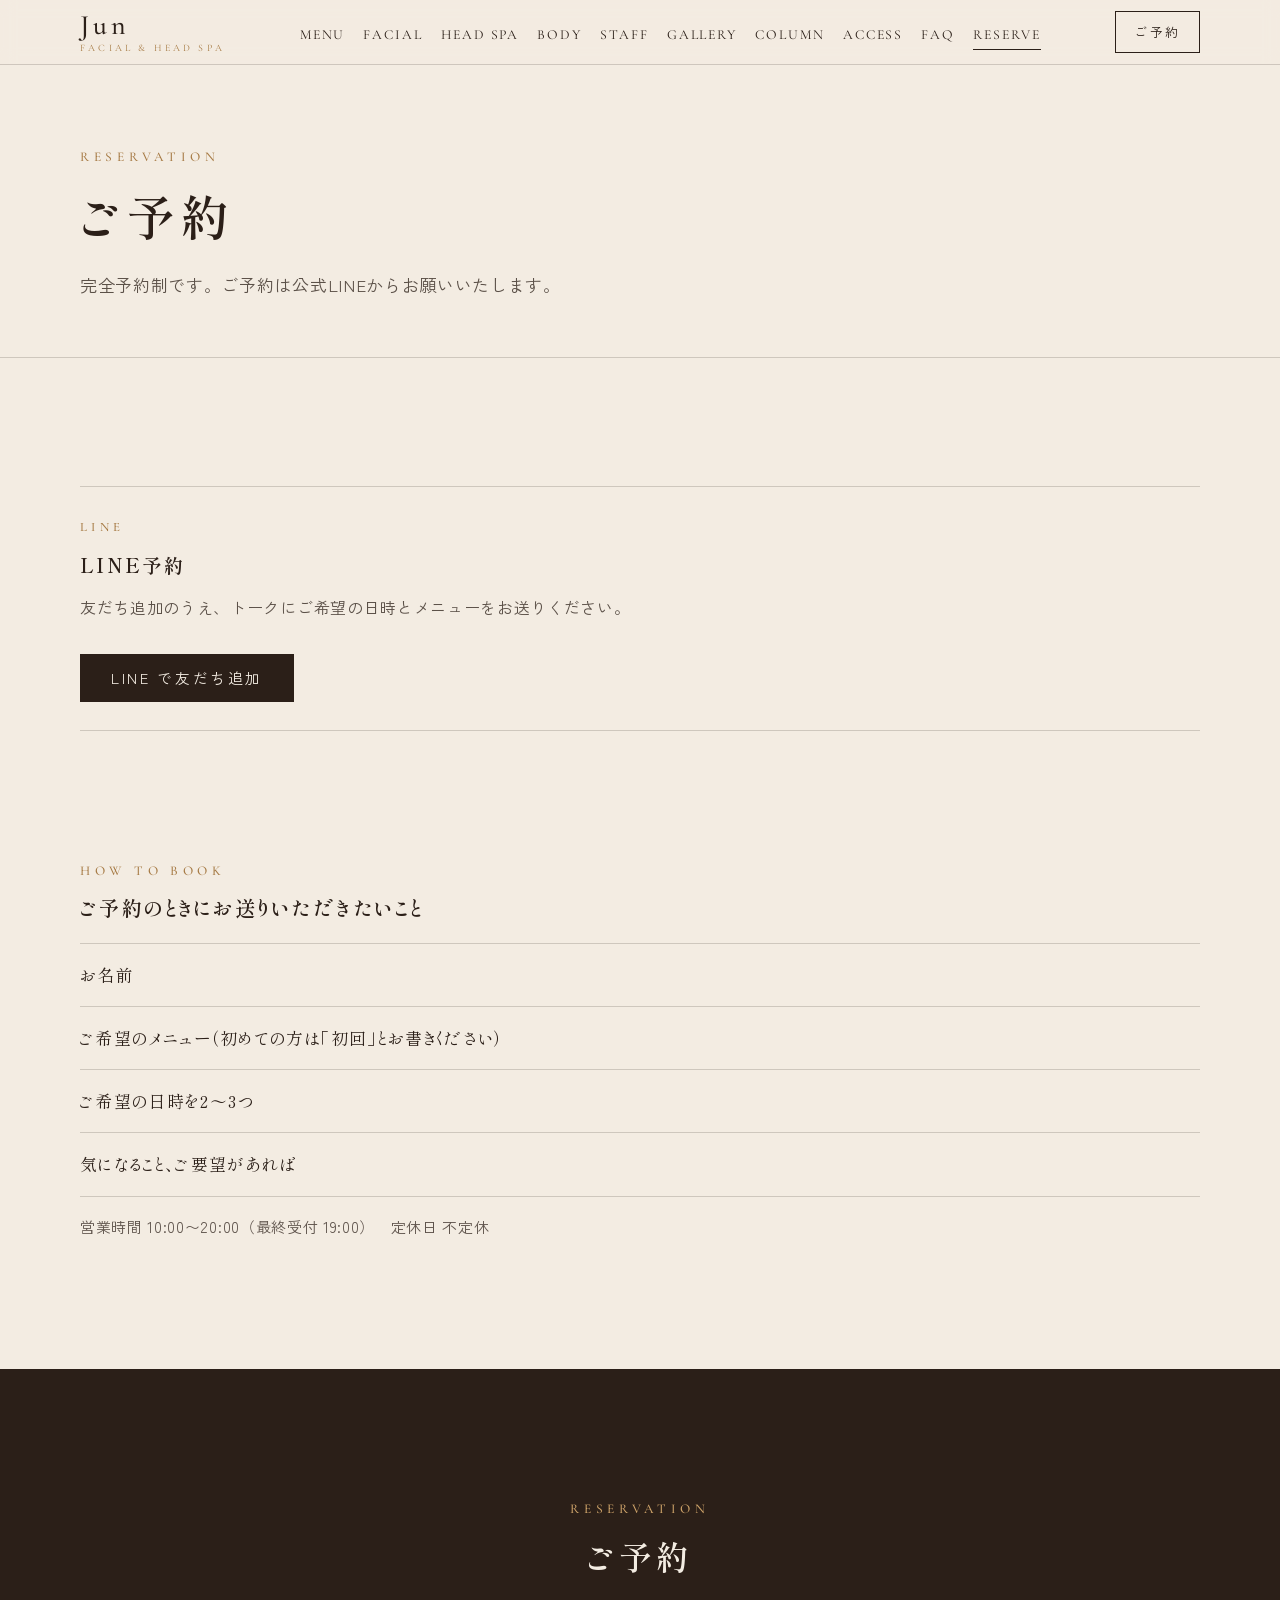
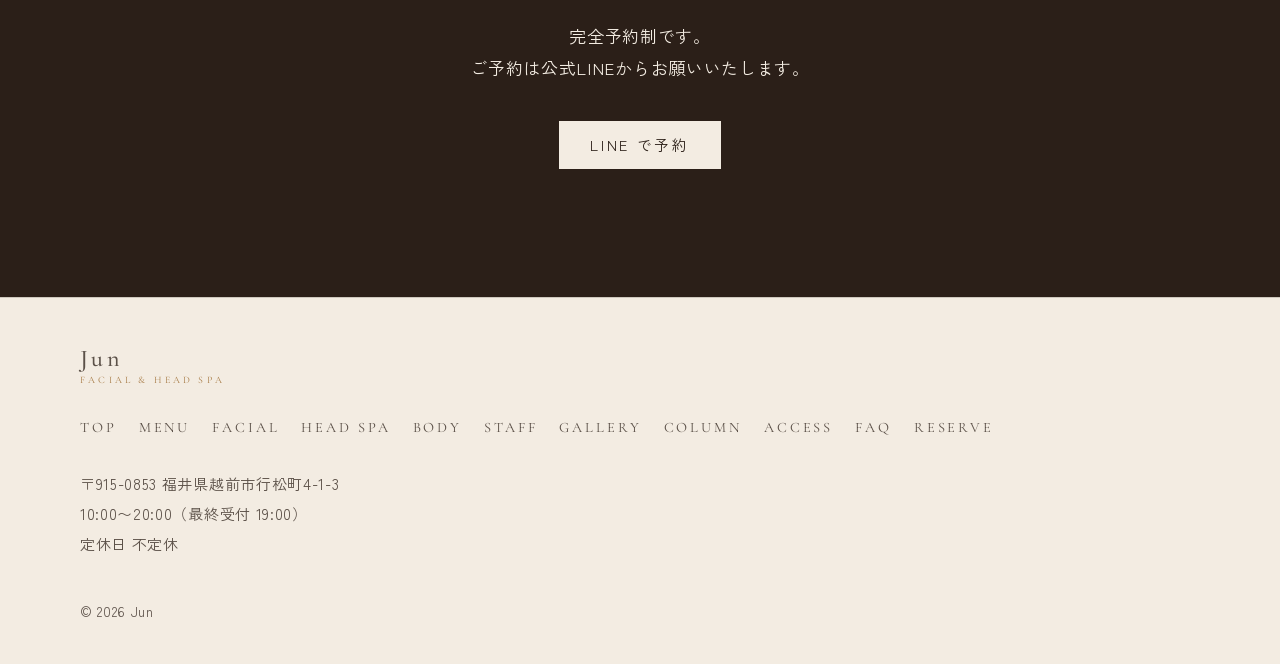
<file: reserve.html>
<!DOCTYPE html>
<html lang="ja">
<head>
<meta charset="UTF-8">
<meta name="viewport" content="width=device-width,initial-scale=1">
<meta name="robots" content="noindex">
<title>ご予約｜Jun 完全個室のフェイシャル＆ドライヘッドスパ</title>
<meta name="description" content="Jun は完全予約制です。ご予約は公式LINEから。">
<link rel="icon" href="data:,">
<link rel="preconnect" href="https://fonts.googleapis.com">
<link rel="preconnect" href="https://fonts.gstatic.com" crossorigin>
<link href="https://fonts.googleapis.com/css2?family=Cormorant+Garamond:ital,wght@0,400;0,500;1,400&family=Shippori+Mincho:wght@500;600&family=Zen+Kaku+Gothic+New:wght@400;500&display=swap" rel="stylesheet">
<link rel="stylesheet" href="style.css?v=23">
<meta name="site-root" content="https://haru20190621-a11y.github.io/jun-preview-8c500080/">
<script>document.documentElement.className+=' js';</script>
</head>
<body class="page-reserve">
<header class="site-head">
  <div class="site-head__in">
    <a class="logo" href="index.html" aria-label="Jun トップページ"><span class="logo__name">Jun</span><span class="logo__sub">Facial &amp; Head Spa</span></a>
    <nav class="gnav" aria-label="メインメニュー">
      <ul>
<li><a href="menu.html">Menu</a></li>
<li><a href="facial.html">Facial</a></li>
<li><a href="headspa.html">Head Spa</a></li>
<li><a href="body.html">Body</a></li>
<li><a href="staff.html">Staff</a></li>
<li><a href="gallery.html">Gallery</a></li>
<li><a href="blog/">Column</a></li>
<li><a href="access.html">Access</a></li>
<li><a href="faq.html">FAQ</a></li>
<li><a href="reserve.html" aria-current="page">Reserve</a></li>
      </ul>
    </nav>
    <a class="head-cta" href="reserve.html">ご予約</a>
    <button class="burger" type="button" aria-label="メニューを開く" aria-expanded="false" aria-controls="drawer"><span></span><span></span></button>
  </div>
</header>

<div class="drawer" id="drawer" hidden>
  <nav aria-label="メニュー">
    <ul>
<li><a href="index.html"><span class="en">Top</span><span class="ja">トップ</span></a></li>
<li><a href="menu.html"><span class="en">Menu</span><span class="ja">メニュー</span></a></li>
<li><a href="facial.html"><span class="en">Facial</span><span class="ja">フェイシャル</span></a></li>
<li><a href="headspa.html"><span class="en">Head Spa</span><span class="ja">ヘッドスパ</span></a></li>
<li><a href="body.html"><span class="en">Body</span><span class="ja">ボディケア</span></a></li>
<li><a href="staff.html"><span class="en">Staff</span><span class="ja">スタッフ</span></a></li>
<li><a href="gallery.html"><span class="en">Gallery</span><span class="ja">ギャラリー</span></a></li>
<li><a href="blog/"><span class="en">Column</span><span class="ja">お知らせ・コラム</span></a></li>
<li><a href="access.html"><span class="en">Access</span><span class="ja">アクセス</span></a></li>
<li><a href="faq.html"><span class="en">FAQ</span><span class="ja">よくある質問</span></a></li>
<li><a href="reserve.html" aria-current="page"><span class="en">Reserve</span><span class="ja">ご予約</span></a></li>
    </ul>
  </nav>
  <div class="drawer__info">
    <a class="drawer__tel" href="https://lin.ee/vjrgHIw" target="_blank" rel="noopener">LINE で予約</a>
    <p>10:00〜20:00（最終受付 19:00）<br>定休日 不定休</p>
  </div>
</div>

<main>
<section class="phead">
  <div class="wrap">
    <p class="sec-label">Reservation</p>
    <h1>ご予約</h1>
    <p class="lead">完全予約制です。ご予約は公式LINEからお願いいたします。</p>
  </div>
</section>

<section class="sec">
  <div class="wrap">
    <div class="ways reveal">
      <div class="way">
        <span class="way__kind">LINE</span>
        <h2>LINE予約</h2>
        <p>友だち追加のうえ、トークにご希望の日時とメニューをお送りください。</p>
        <a class="btn btn--ink" href="https://lin.ee/vjrgHIw" target="_blank" rel="noopener">LINE で友だち追加</a>
      </div>
    </div>
  </div>
</section>

<section class="sec">
  <div class="wrap">
    <p class="sec-label">How to Book</p>
    <h2 class="h-sm">ご予約のときにお送りいただきたいこと</h2>
    <ul class="list-rule reveal">
      <li>お名前</li>
      <li>ご希望のメニュー（初めての方は「初回」とお書きください）</li>
      <li>ご希望の日時を2〜3つ</li>
      <li>気になること、ご要望があれば</li>
    </ul>
    <p class="note">営業時間 10:00〜20:00（最終受付 19:00）　定休日 不定休</p>
  </div>
</section>

<section class="cta dark">
  <div class="wrap">
    <p class="sec-label">Reservation</p>
    <h2>ご予約</h2>
    <p>完全予約制です。<br>ご予約は公式LINEからお願いいたします。</p>
    <div class="cta__btns">
      <a class="btn btn--cream" href="https://lin.ee/vjrgHIw" target="_blank" rel="noopener">LINE で予約</a>
    </div>
  </div>
</section>


</main>

<footer class="foot">
  <div class="wrap foot__in">
    <a class="logo" href="index.html" aria-label="Jun トップページ"><span class="logo__name">Jun</span><span class="logo__sub">Facial &amp; Head Spa</span></a>
    <ul class="foot__nav">
<li><a href="index.html">Top</a></li>
<li><a href="menu.html">Menu</a></li>
<li><a href="facial.html">Facial</a></li>
<li><a href="headspa.html">Head Spa</a></li>
<li><a href="body.html">Body</a></li>
<li><a href="staff.html">Staff</a></li>
<li><a href="gallery.html">Gallery</a></li>
<li><a href="blog/">Column</a></li>
<li><a href="access.html">Access</a></li>
<li><a href="faq.html">FAQ</a></li>
<li><a href="reserve.html" aria-current="page">Reserve</a></li>
    </ul>
    <p class="foot__info">〒915-0853 福井県越前市行松町4-1-3<br>10:00〜20:00（最終受付 19:00）<br>定休日 不定休</p>
    <small>&copy; 2026 Jun</small>
  </div>
</footer>

<nav class="mbar" aria-label="ご予約">
  <a class="mbar__web" href="https://lin.ee/vjrgHIw" target="_blank" rel="noopener">LINE で予約</a>
</nav>

<script src="script.js?v=23" defer></script>
<script>
(function(){
  var root = document.querySelector('meta[name="site-root"]');
  if(!root || !window.fetch) return;
  fetch(root.content + 'season.json', {cache: 'no-store'}).then(function(r){ return r.ok ? r.json() : null; })
  .then(function(s){
    if(!s || !s.headline || !/^#[0-9a-fA-F]{6}$/.test(s.accent || '')) return;
    var d = document.createElement('div');
    d.className = 'season'; d.setAttribute('role', 'note');
    d.style.background = s.accent; d.style.color = s.text_color === '#222222' ? '#222222' : '#fff';
    d.textContent = (s.icon ? s.icon + ' ' : '') + s.headline + (s.icon ? ' ' + s.icon : '');
    var main = document.querySelector('main') || document.body;
    main.insertBefore(d, main.firstChild);
  }).catch(function(){});
})();
</script>
</body>
</html>
</file>
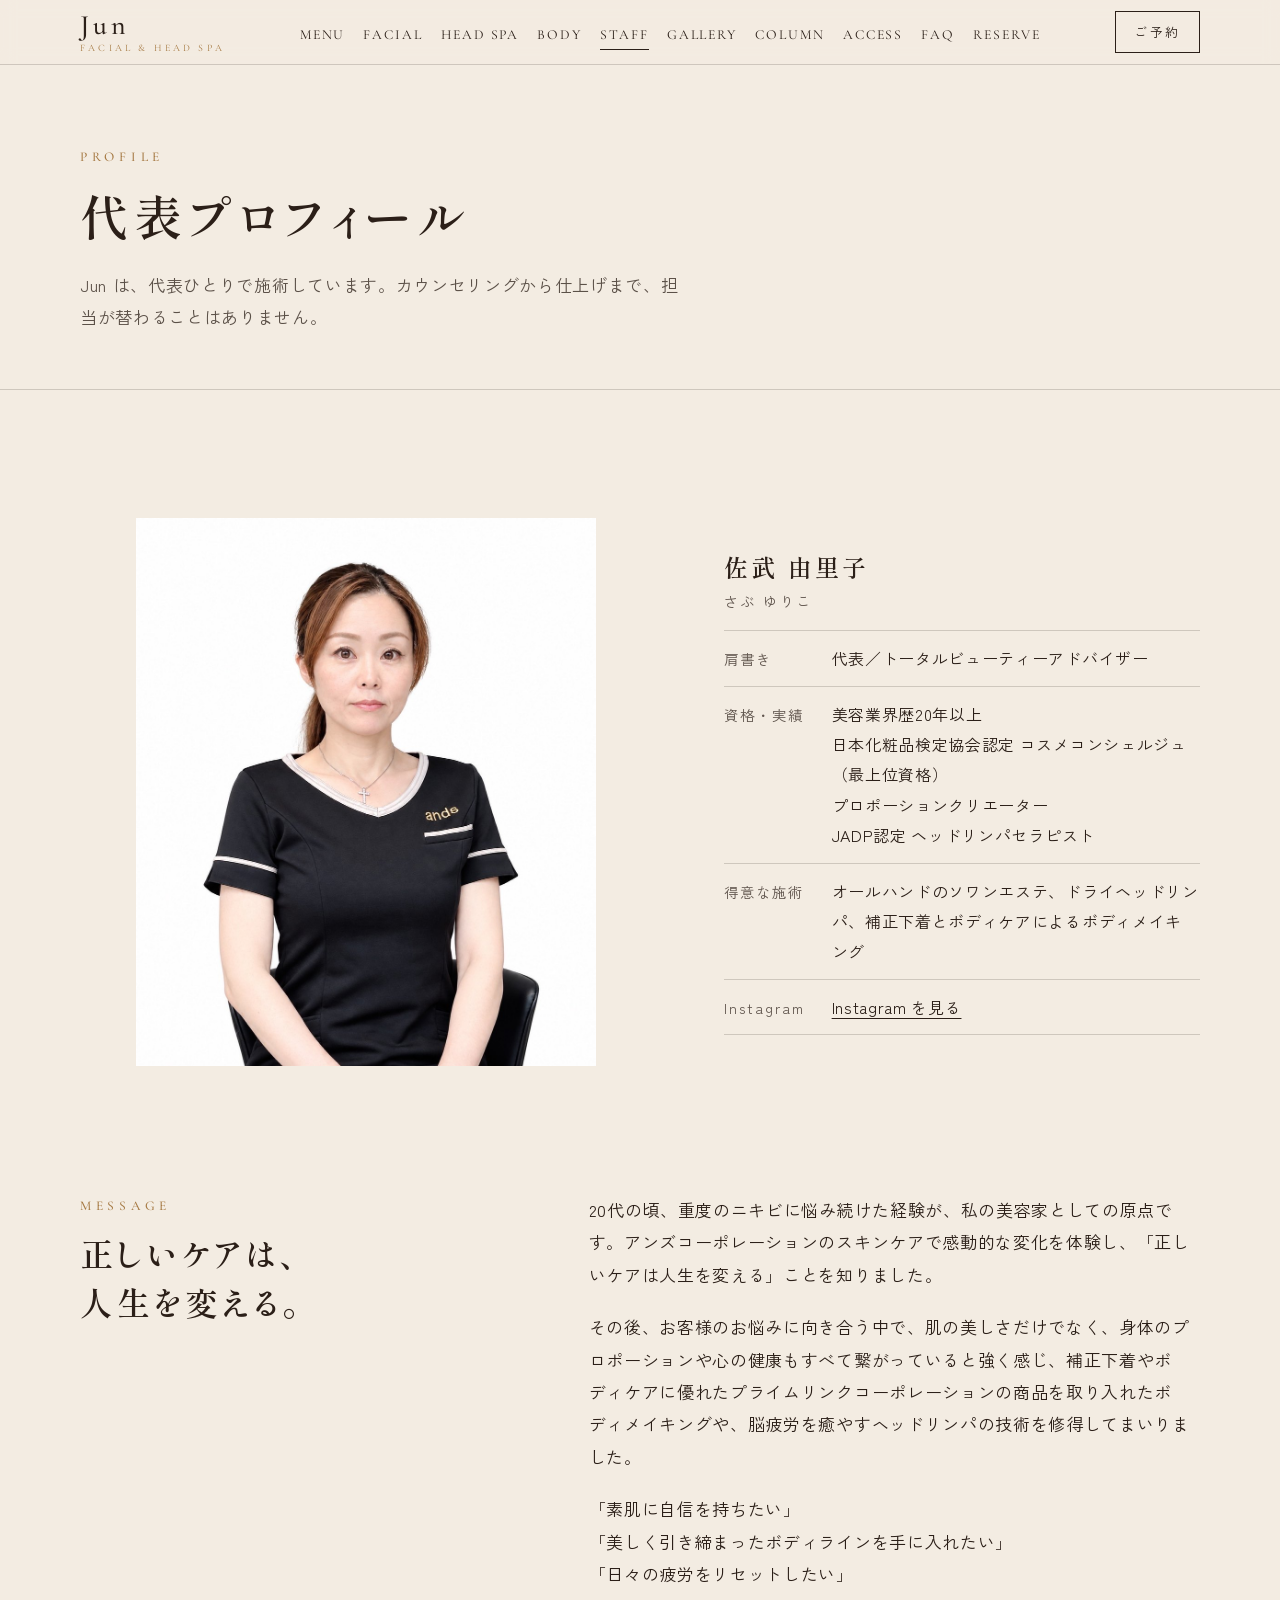
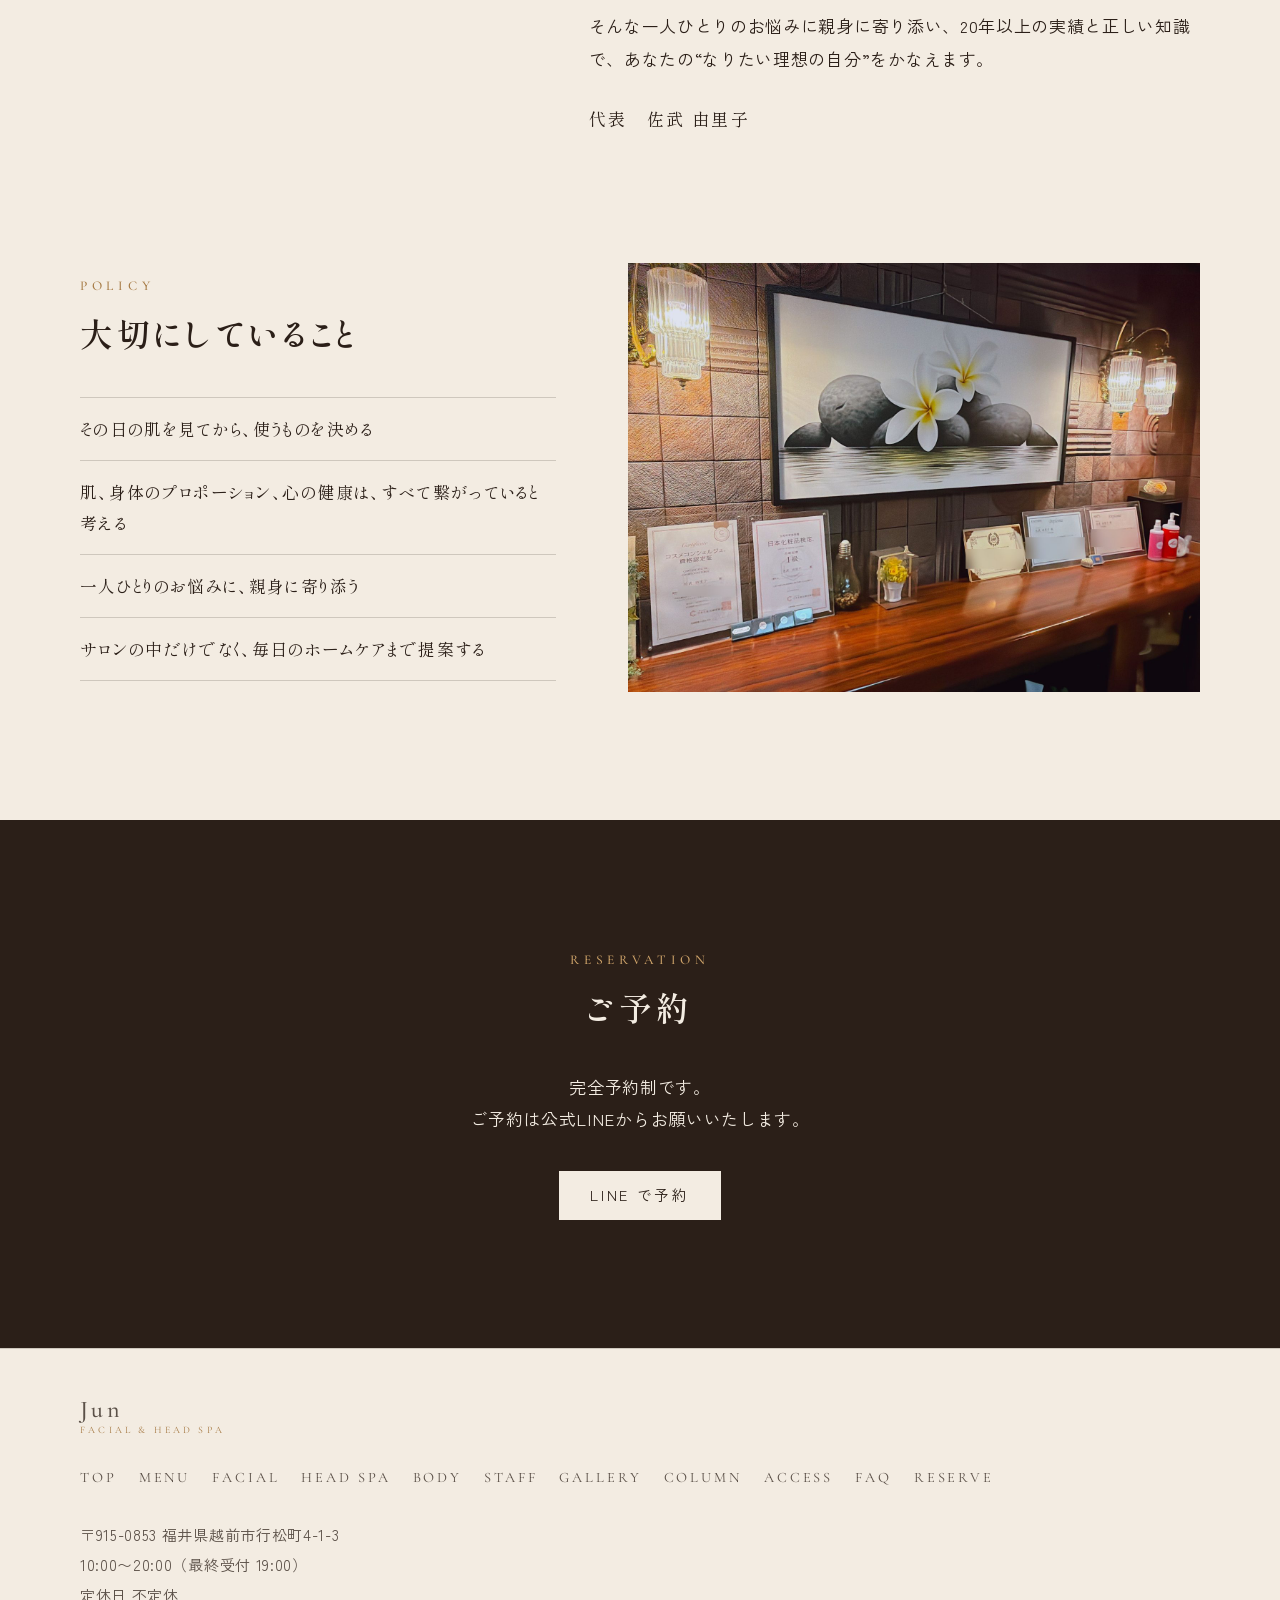
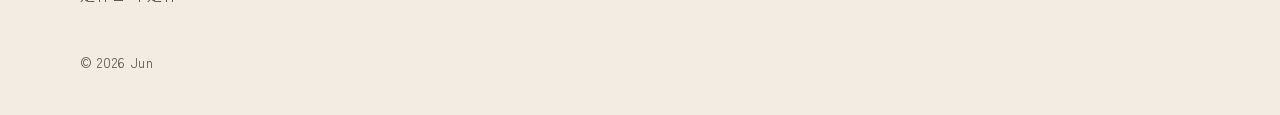
<file: staff.html>
<!DOCTYPE html>
<html lang="ja">
<head>
<meta charset="UTF-8">
<meta name="viewport" content="width=device-width,initial-scale=1">
<meta name="robots" content="noindex">
<title>代表プロフィール｜Jun 完全個室のフェイシャル＆ドライヘッドスパ</title>
<meta name="description" content="代表 佐武由里子のプロフィール。資格・実績、得意な施術、20代のニキビから美容の道へ進んだ話。">
<link rel="icon" href="data:,">
<link rel="preconnect" href="https://fonts.googleapis.com">
<link rel="preconnect" href="https://fonts.gstatic.com" crossorigin>
<link href="https://fonts.googleapis.com/css2?family=Cormorant+Garamond:ital,wght@0,400;0,500;1,400&family=Shippori+Mincho:wght@500;600&family=Zen+Kaku+Gothic+New:wght@400;500&display=swap" rel="stylesheet">
<link rel="stylesheet" href="style.css?v=23">
<meta name="site-root" content="https://haru20190621-a11y.github.io/jun-preview-8c500080/">
<script>document.documentElement.className+=' js';</script>
</head>
<body class="page-staff">
<header class="site-head">
  <div class="site-head__in">
    <a class="logo" href="index.html" aria-label="Jun トップページ"><span class="logo__name">Jun</span><span class="logo__sub">Facial &amp; Head Spa</span></a>
    <nav class="gnav" aria-label="メインメニュー">
      <ul>
<li><a href="menu.html">Menu</a></li>
<li><a href="facial.html">Facial</a></li>
<li><a href="headspa.html">Head Spa</a></li>
<li><a href="body.html">Body</a></li>
<li><a href="staff.html" aria-current="page">Staff</a></li>
<li><a href="gallery.html">Gallery</a></li>
<li><a href="blog/">Column</a></li>
<li><a href="access.html">Access</a></li>
<li><a href="faq.html">FAQ</a></li>
<li><a href="reserve.html">Reserve</a></li>
      </ul>
    </nav>
    <a class="head-cta" href="reserve.html">ご予約</a>
    <button class="burger" type="button" aria-label="メニューを開く" aria-expanded="false" aria-controls="drawer"><span></span><span></span></button>
  </div>
</header>

<div class="drawer" id="drawer" hidden>
  <nav aria-label="メニュー">
    <ul>
<li><a href="index.html"><span class="en">Top</span><span class="ja">トップ</span></a></li>
<li><a href="menu.html"><span class="en">Menu</span><span class="ja">メニュー</span></a></li>
<li><a href="facial.html"><span class="en">Facial</span><span class="ja">フェイシャル</span></a></li>
<li><a href="headspa.html"><span class="en">Head Spa</span><span class="ja">ヘッドスパ</span></a></li>
<li><a href="body.html"><span class="en">Body</span><span class="ja">ボディケア</span></a></li>
<li><a href="staff.html" aria-current="page"><span class="en">Staff</span><span class="ja">スタッフ</span></a></li>
<li><a href="gallery.html"><span class="en">Gallery</span><span class="ja">ギャラリー</span></a></li>
<li><a href="blog/"><span class="en">Column</span><span class="ja">お知らせ・コラム</span></a></li>
<li><a href="access.html"><span class="en">Access</span><span class="ja">アクセス</span></a></li>
<li><a href="faq.html"><span class="en">FAQ</span><span class="ja">よくある質問</span></a></li>
<li><a href="reserve.html"><span class="en">Reserve</span><span class="ja">ご予約</span></a></li>
    </ul>
  </nav>
  <div class="drawer__info">
    <a class="drawer__tel" href="https://lin.ee/vjrgHIw" target="_blank" rel="noopener">LINE で予約</a>
    <p>10:00〜20:00（最終受付 19:00）<br>定休日 不定休</p>
  </div>
</div>

<main>
<section class="phead">
  <div class="wrap">
    <p class="sec-label">Profile</p>
    <h1>代表プロフィール</h1>
    <p class="lead">Jun は、代表ひとりで施術しています。カウンセリングから仕上げまで、担当が替わることはありません。</p>
  </div>
</section>

<section class="sec staff">
  <div class="wrap staff__in">
    <figure class="staff__fig staff__fig--portrait reveal">
      <img src="images/owner.jpg" width="1000" height="1191" alt="代表 佐武由里子" loading="lazy">
    </figure>
    <div class="staff__text reveal">
      <h2 class="staff__name">佐武 由里子 <span>さぶ ゆりこ</span></h2>
      <dl class="staff__dl">
        <div><dt>肩書き</dt><dd>代表／トータルビューティーアドバイザー</dd></div>
        <div><dt>資格・実績</dt><dd>美容業界歴20年以上<br>日本化粧品検定協会認定 コスメコンシェルジュ（最上位資格）<br>プロポーションクリエーター<br>JADP認定 ヘッドリンパセラピスト</dd></div>
        <div><dt>得意な施術</dt><dd>オールハンドのソワンエステ、ドライヘッドリンパ、補正下着とボディケアによるボディメイキング</dd></div>
        <div><dt>Instagram</dt><dd><a href="https://www.instagram.com/" target="_blank" rel="noopener">Instagram を見る</a></dd></div>
      </dl>
    </div>
  </div>
</section>

<section class="sec story">
  <div class="wrap story__in">
    <div class="reveal">
      <p class="sec-label">Message</p>
      <h2>正しいケアは、<br>人生を変える。</h2>
    </div>
    <div class="story__text reveal">
      <p>20代の頃、重度のニキビに悩み続けた経験が、私の美容家としての原点です。アンズコーポレーションのスキンケアで感動的な変化を体験し、「正しいケアは人生を変える」ことを知りました。</p>
      <p>その後、お客様のお悩みに向き合う中で、肌の美しさだけでなく、身体のプロポーションや心の健康もすべて繋がっていると強く感じ、補正下着やボディケアに優れたプライムリンクコーポレーションの商品を取り入れたボディメイキングや、脳疲労を癒やすヘッドリンパの技術を修得してまいりました。</p>
      <p>「素肌に自信を持ちたい」<br>「美しく引き締まったボディラインを手に入れたい」<br>「日々の疲労をリセットしたい」</p>
      <p>そんな一人ひとりのお悩みに親身に寄り添い、20年以上の実績と正しい知識で、あなたの“なりたい理想の自分”をかなえます。</p>
      <p class="story__sign">代表　佐武 由里子</p>
    </div>
  </div>
</section>

<section class="sec philosophy">
  <div class="wrap philosophy__in">
    <figure class="philosophy__fig reveal">
      <img src="images/certs.jpg" width="1600" height="1200" alt="カウンターに並ぶ資格認定証。コスメコンシェルジュ、日本化粧品検定1級" loading="lazy">
    </figure>
    <div class="reveal">
      <p class="sec-label">Policy</p>
      <h2>大切にしていること</h2>
      <ul class="list-rule">
        <li>その日の肌を見てから、使うものを決める</li>
        <li>肌、身体のプロポーション、心の健康は、すべて繋がっていると考える</li>
        <li>一人ひとりのお悩みに、親身に寄り添う</li>
        <li>サロンの中だけでなく、毎日のホームケアまで提案する</li>
      </ul>
    </div>
  </div>
</section>

<section class="cta dark">
  <div class="wrap">
    <p class="sec-label">Reservation</p>
    <h2>ご予約</h2>
    <p>完全予約制です。<br>ご予約は公式LINEからお願いいたします。</p>
    <div class="cta__btns">
      <a class="btn btn--cream" href="https://lin.ee/vjrgHIw" target="_blank" rel="noopener">LINE で予約</a>
    </div>
  </div>
</section>


</main>

<footer class="foot">
  <div class="wrap foot__in">
    <a class="logo" href="index.html" aria-label="Jun トップページ"><span class="logo__name">Jun</span><span class="logo__sub">Facial &amp; Head Spa</span></a>
    <ul class="foot__nav">
<li><a href="index.html">Top</a></li>
<li><a href="menu.html">Menu</a></li>
<li><a href="facial.html">Facial</a></li>
<li><a href="headspa.html">Head Spa</a></li>
<li><a href="body.html">Body</a></li>
<li><a href="staff.html" aria-current="page">Staff</a></li>
<li><a href="gallery.html">Gallery</a></li>
<li><a href="blog/">Column</a></li>
<li><a href="access.html">Access</a></li>
<li><a href="faq.html">FAQ</a></li>
<li><a href="reserve.html">Reserve</a></li>
    </ul>
    <p class="foot__info">〒915-0853 福井県越前市行松町4-1-3<br>10:00〜20:00（最終受付 19:00）<br>定休日 不定休</p>
    <small>&copy; 2026 Jun</small>
  </div>
</footer>

<nav class="mbar" aria-label="ご予約">
  <a class="mbar__web" href="https://lin.ee/vjrgHIw" target="_blank" rel="noopener">LINE で予約</a>
</nav>

<script src="script.js?v=23" defer></script>
<script>
(function(){
  var root = document.querySelector('meta[name="site-root"]');
  if(!root || !window.fetch) return;
  fetch(root.content + 'season.json', {cache: 'no-store'}).then(function(r){ return r.ok ? r.json() : null; })
  .then(function(s){
    if(!s || !s.headline || !/^#[0-9a-fA-F]{6}$/.test(s.accent || '')) return;
    var d = document.createElement('div');
    d.className = 'season'; d.setAttribute('role', 'note');
    d.style.background = s.accent; d.style.color = s.text_color === '#222222' ? '#222222' : '#fff';
    d.textContent = (s.icon ? s.icon + ' ' : '') + s.headline + (s.icon ? ' ' + s.icon : '');
    var main = document.querySelector('main') || document.body;
    main.insertBefore(d, main.firstChild);
  }).catch(function(){});
})();
</script>
</body>
</html>
</file>
<file: style.css>
/* ==========================================================
   Jun — Head Spa Salon
   地色＝リネンの生成り／インク＝カウンターの濃い木／差し色＝ランプの真鍮
   本文 16px 以上・weight 400 以上。角丸・影・グラデーションは使わない。
   モバイル 375px を基準に組み、768px / 860px / 1024px で横組みへ。
   ========================================================== */

:root{
  --bg:#f3ece2;
  --bg2:#e9dfd0;
  --ink:#2b1f18;
  --ink-2:rgba(43,31,24,.76);
  --ink-3:rgba(43,31,24,.74);
  --line:rgba(43,31,24,.18);
  --accent:#a67a44;
  --cream:#f3ece2;
  --cream-2:rgba(243,236,226,.86);
  --cream-line:rgba(243,236,226,.22);

  --serif:"Shippori Mincho","Yu Mincho","YuMincho","Hiragino Mincho ProN",serif;
  --sans:"Zen Kaku Gothic New","Hiragino Kaku Gothic ProN","Yu Gothic","YuGothic",sans-serif;
  --en:"Cormorant Garamond","Times New Roman",serif;

  --pad:20px;
  --max:1160px;
  --gap:clamp(72px,11vw,128px);
  --head-h:64px;
}

*,*::before,*::after{box-sizing:border-box}
html{-webkit-text-size-adjust:100%;scroll-behavior:smooth}
body{
  margin:0;background:var(--bg);color:var(--ink);
  font-family:var(--sans);font-weight:400;font-size:16px;line-height:1.9;
  letter-spacing:.04em;font-feature-settings:"palt" 1;
  padding-bottom:60px; /* モバイル固定バーの分 */
}
body.no-scroll{overflow:hidden}
img{display:block;max-width:100%;height:auto}
a{color:inherit;text-decoration:underline;text-underline-offset:4px;text-decoration-thickness:1px}
h1,h2,h3{font-family:var(--serif);font-weight:600;line-height:1.5;letter-spacing:.12em;margin:0;word-break:auto-phrase}
p,li,dd{text-wrap:pretty}
h1{font-size:clamp(1.9rem,5.6vw,3rem)}
h2{font-size:clamp(1.45rem,3.6vw,2.05rem);margin-bottom:clamp(24px,4vw,40px)}
h3{font-size:1.1rem;letter-spacing:.08em}
p{margin:0 0 1.2em}
p:last-child{margin-bottom:0}
ul,ol{margin:0;padding:0;list-style:none}
dl,dd{margin:0}
figure{margin:0}
figcaption{font-size:.88rem;color:var(--ink-3);margin-top:10px;letter-spacing:.06em}
.nowrap{white-space:nowrap}

.wrap{padding-left:var(--pad);padding-right:var(--pad);max-width:var(--max);margin-inline:auto}
.sec{padding-top:var(--gap)}
.sec-label{
  font-family:var(--en);font-size:.84rem;font-weight:500;letter-spacing:.35em;
  text-transform:uppercase;color:var(--accent);margin:0 0 .6em;
}
.lead{max-width:36em;color:var(--ink-2)}
.note{font-size:.94rem;color:var(--ink-3);margin-top:16px}
.h-sm{font-size:1.25rem;margin-bottom:20px}

@media (min-width:768px){
  body{font-size:17px}
}
@media (min-width:1100px){
  body{padding-bottom:0}
}

/* ---------- ボタン・リンク ---------- */
.btn{
  display:inline-block;border:1px solid var(--ink);padding:13px 30px;
  font-family:var(--sans);font-size:.92rem;letter-spacing:.18em;line-height:1.4;
  text-decoration:none;background:transparent;color:var(--ink);cursor:pointer;
  transition:background-color .3s,color .3s,border-color .3s;
}
.btn:hover{background:var(--ink);color:var(--cream)}
.btn--ink{background:var(--ink);color:var(--cream)}
.btn--ink:hover{background:var(--accent);border-color:var(--accent);color:var(--cream)}
.btn--cream{background:var(--cream);color:var(--ink);border-color:var(--cream)}
.btn--cream:hover{background:transparent;color:var(--cream)}
.btn--ghost{border-color:var(--cream-2);color:var(--cream)}
.btn--ghost:hover{background:var(--cream);color:var(--ink)}
.link-arrow{text-decoration:none;letter-spacing:.14em;font-size:.95rem;border-bottom:1px solid var(--ink);padding-bottom:3px}
.link-arrow::after{content:"\2192";margin-left:.6em;display:inline-block;transition:transform .3s}
.link-arrow:hover::after{transform:translateX(4px)}

/* ---------- ヘッダー ---------- */
.site-head{
  position:sticky;top:0;z-index:100;
  background:rgba(243,236,226,.9);backdrop-filter:blur(8px);-webkit-backdrop-filter:blur(8px);
  border-bottom:1px solid var(--line);
}
.site-head__in{
  height:var(--head-h);display:flex;align-items:center;justify-content:space-between;gap:24px;
  padding:0 var(--pad);max-width:var(--max);margin-inline:auto;
}
.logo{text-decoration:none;display:flex;flex-direction:column;line-height:1.1}
.logo__name{font-family:var(--en);font-size:1.75rem;letter-spacing:.14em;font-weight:500}
.logo__sub{font-family:var(--en);font-size:.62rem;letter-spacing:.32em;text-transform:uppercase;color:var(--accent);margin-top:2px}
.gnav{display:none}
.head-cta{display:none}
.burger{
  appearance:none;background:none;border:0;width:44px;height:44px;padding:0;
  position:relative;cursor:pointer;margin-right:-10px;
}
.burger span{position:absolute;left:11px;width:22px;height:1px;background:var(--ink);transition:transform .3s,top .3s}
.burger span:first-child{top:18px}
.burger span:last-child{top:26px}
.burger[aria-expanded="true"] span:first-child{top:22px;transform:rotate(45deg)}
.burger[aria-expanded="true"] span:last-child{top:22px;transform:rotate(-45deg)}

@media (min-width:1100px){
  .gnav{display:block}
  .gnav ul{display:flex;gap:18px}
  .gnav a{
    font-family:var(--en);font-size:.86rem;letter-spacing:.14em;text-transform:uppercase;
    text-decoration:none;padding:6px 0;border-bottom:1px solid transparent;white-space:nowrap;
  }
  .gnav a:hover,.gnav a[aria-current="page"]{border-bottom-color:var(--ink)}
  .head-cta{
    display:inline-block;border:1px solid var(--ink);padding:8px 18px;
    font-size:.8rem;letter-spacing:.2em;text-decoration:none;white-space:nowrap;
    transition:background-color .3s,color .3s;
  }
  .head-cta:hover{background:var(--ink);color:var(--cream)}
  .burger{display:none}
}

/* ---------- モバイルのメニュー ---------- */
.drawer{
  position:fixed;left:0;right:0;top:var(--head-h);bottom:0;z-index:90;
  background:var(--bg);overflow:auto;padding:20px var(--pad) 100px;
}
.drawer[hidden]{display:none}
.drawer li{border-bottom:1px solid var(--line)}
.drawer a{display:flex;justify-content:space-between;align-items:baseline;padding:16px 0;text-decoration:none}
.drawer .en{font-family:var(--en);font-size:1.3rem;letter-spacing:.18em;text-transform:uppercase}
.drawer .ja{font-size:.88rem;color:var(--ink-3)}
.drawer__info{margin-top:28px;font-size:1rem;color:var(--ink-2)}
.drawer__tel{display:inline-block;font-family:var(--serif);font-size:1.5rem;letter-spacing:.08em;text-decoration:none;margin-bottom:8px}
@media (min-width:1100px){
  .drawer{display:none!important}
}

/* ---------- ヒーロー ---------- */
.hero{
  position:relative;height:calc(100svh - var(--head-h));min-height:580px;max-height:960px;
  overflow:hidden;display:flex;align-items:flex-end;color:var(--cream);
}
.hero__img{
  position:absolute;inset:0;width:100%;height:100%;object-fit:cover;object-position:40% 58%;
  animation:kb 24s ease-in-out infinite alternate;
}
@keyframes kb{from{transform:scale(1)}to{transform:scale(1.08)}}
.hero__overlay{position:absolute;inset:0;background:rgba(26,15,9,.46)}
.hero__in{
  position:relative;z-index:1;width:100%;max-width:var(--max);margin-inline:auto;
  padding:0 var(--pad) clamp(100px,16vh,132px); /* 下の固定バー60pxと重ならない余白 */
}
@media (min-width:1100px){
  .hero__in{padding-bottom:clamp(56px,10vh,96px)}
}
.hero__kicker{font-family:var(--en);font-size:.9rem;letter-spacing:.4em;text-transform:uppercase;margin-bottom:22px;color:var(--cream-2)}
.hero__copy{font-size:clamp(1.9rem,6.6vw,3.6rem);line-height:1.55;letter-spacing:.14em;margin-bottom:20px}
@media (max-width:599px){
  .hero__copy{font-size:clamp(1.5rem,6vw,2rem);letter-spacing:.08em}
}
.hero__sub{font-size:1rem;letter-spacing:.08em;margin-bottom:32px;color:var(--cream-2)}
.hero__btns{display:flex;flex-wrap:wrap;gap:12px}

/* ---------- 営業情報ストリップ ---------- */
.strip{border-bottom:1px solid var(--line)}
.strip__in{display:grid;padding-top:4px;padding-bottom:4px}
.strip__in>div{display:flex;gap:18px;padding:12px 0;border-top:1px solid var(--line);font-size:1rem}
.strip__in>div:first-child{border-top:0}
.strip__in dt{font-size:.8rem;letter-spacing:.2em;color:var(--accent);min-width:5em;padding-top:.2em}
.strip__in dd a{text-decoration:none;font-family:var(--serif);letter-spacing:.06em;font-size:1.05rem}
.strip__in dd a.plain{font-family:var(--sans);font-size:inherit;text-decoration:underline;text-underline-offset:4px}
@media (min-width:768px){
  .strip__in{grid-template-columns:repeat(4,auto);justify-content:space-between;gap:24px;padding-top:0;padding-bottom:0}
  .strip__in>div{border-top:0;padding:18px 0 18px 24px;border-left:1px solid var(--line)}
  .strip__in>div:first-child{border-left:0;padding-left:0}
}

/* ---------- コンセプト ---------- */
.concept__in{display:grid;gap:40px}
.concept__text h2{margin-bottom:28px}
.concept__fig img{aspect-ratio:3/4;object-fit:cover;width:100%}
@media (min-width:860px){
  .concept__in{grid-template-columns:5fr 6fr;gap:72px;align-items:center}
}

/* ---------- 濃色バンド（色の帯はページ最下部の「ご予約」1本だけ。途中の段には使わない） ---------- */
.dark{background:var(--ink);color:var(--cream);padding-bottom:var(--gap);--accent:#cfa46a;--line:rgba(243,236,226,.22);--ink-3:rgba(243,236,226,.66);--ink-2:rgba(243,236,226,.82)}

/* ---------- 罫線リスト ---------- */
.list-rule{border-bottom:1px solid var(--line)}
.list-rule li{border-top:1px solid var(--line);padding:16px 0;font-family:var(--serif);font-size:1.05rem;letter-spacing:.08em;line-height:1.8}
.cols2{display:grid}
@media (min-width:700px){
  .cols2{grid-template-columns:1fr 1fr;column-gap:56px}
}
.concerns__lead{margin-top:40px;font-family:var(--serif);font-size:1.1rem;line-height:2.1;letter-spacing:.08em;max-width:34em}

/* ---------- 3つの特徴 ---------- */
.feat__grid{display:grid;gap:28px}
.feat__item{border-top:1px solid var(--line);padding-top:22px}
.feat__no{font-family:var(--en);font-size:1.1rem;letter-spacing:.2em;color:var(--accent);display:block;margin-bottom:10px}
.feat__item h3{margin-bottom:12px}
.feat__item p{color:var(--ink-2);font-size:1rem}
.feat__fig{margin-top:clamp(40px,6vw,64px)}
.feat__fig img{width:100%;aspect-ratio:16/9;object-fit:cover}
@media (min-width:860px){
  .feat__grid{grid-template-columns:repeat(3,1fr);gap:40px}
}

/* ---------- ふたつの施術＋一番人気（トップ） ---------- */
.svc{display:grid;gap:28px}
.svc__item{border-top:1px solid var(--line);padding-top:22px;display:grid;align-content:start;gap:10px}
.svc__kind{font-family:var(--en);font-size:.9rem;font-weight:500;letter-spacing:.3em;text-transform:uppercase;color:var(--accent)}
.svc__item h3{font-size:1.2rem}
.svc__item p{color:var(--ink-2);margin:0}
.svc__item .link-arrow{justify-self:start;margin-top:6px}
.svc__best,.h-tag{display:inline-block;font-family:var(--sans);font-size:.78rem;font-weight:500;letter-spacing:.2em;color:var(--accent);border:1px solid var(--accent);padding:2px 10px;margin-left:10px;vertical-align:middle;line-height:1.6}
.svc__item--best{border-top-color:var(--accent)}
@media (min-width:860px){
  .svc{grid-template-columns:repeat(2,1fr);gap:40px 56px}
}
.concept__close{font-family:var(--serif);font-size:1.15rem;line-height:2;letter-spacing:.1em;margin-top:28px}

/* ---------- 代表プロフィール（ストーリー） ---------- */
.story__in{display:grid;gap:28px}
.story__text p{max-width:38em}
.story__sign{font-family:var(--serif);letter-spacing:.14em;margin-top:28px}
@media (min-width:860px){
  .story__in{grid-template-columns:5fr 7fr;gap:72px;align-items:start}
}

/* ---------- 人気メニュー（トップ） ---------- */
.pricelist{border-top:1px solid var(--line)}
.pricelist li{display:grid;grid-template-columns:1fr auto;gap:16px;align-items:baseline;padding:20px 0;border-bottom:1px solid var(--line)}
.pricelist h3{font-size:1.1rem;margin-bottom:4px}
.pricelist li p{margin:0;font-size:1rem;color:var(--ink-2)}
.pricelist__tag{display:block;font-size:.78rem;letter-spacing:.24em;color:var(--accent);margin-bottom:4px}
.pricelist li p.pricelist__price{font-family:var(--serif);font-size:1.45rem;letter-spacing:.04em;white-space:nowrap;color:var(--ink)}
.menu-top .btn{margin-top:32px}

/* ---------- Before / After ---------- */
.ba__grid{display:grid;border-top:1px solid var(--line);border-bottom:1px solid var(--line)}
.ba__col{padding:28px 0}
.ba__col+.ba__col{border-top:1px solid var(--line)}
.ba__head{font-family:var(--en);font-size:1.6rem;font-weight:500;letter-spacing:.2em;text-transform:uppercase;margin-bottom:14px}
.ba__col--after .ba__head{color:var(--accent)}
.ba__col li{padding:10px 0;font-family:var(--serif);letter-spacing:.06em;font-size:1.02rem;border-top:1px solid var(--line)}
.ba__col li:first-child{border-top:0}
@media (min-width:700px){
  .ba__grid{grid-template-columns:1fr 1fr}
  .ba__col{padding:36px 40px}
  .ba__col:first-child{padding-left:0}
  .ba__col+.ba__col{border-top:0;border-left:1px solid var(--line)}
}

/* ---------- スタッフ ---------- */
.staff__in{display:grid;gap:40px}
.staff__fig img{aspect-ratio:4/3;object-fit:cover;width:100%}
.staff__fig--portrait img{aspect-ratio:1000/1191;object-position:center top;max-width:460px;margin-inline:auto}
.staff__name{font-size:1.5rem;letter-spacing:.14em;margin-bottom:18px}
.staff__name span{display:block;font-family:var(--sans);font-size:.88rem;letter-spacing:.18em;color:var(--ink-3);margin-top:6px;font-weight:400}
.staff__dl>div{display:grid;grid-template-columns:6em 1fr;gap:12px;padding:12px 0;border-top:1px solid var(--line);font-size:1rem}
.staff__dl>div:last-child{border-bottom:1px solid var(--line)}
.staff__dl dt{color:var(--ink-3);font-size:.9rem;letter-spacing:.14em;padding-top:.15em}
.staff__text>p{margin-top:24px}
.staff .link-arrow{display:inline-block;margin-top:24px}
@media (min-width:860px){
  .staff__in{grid-template-columns:6fr 5fr;gap:72px;align-items:center}
}
.philosophy__in{display:grid;gap:40px}
.philosophy__fig img{aspect-ratio:4/3;object-fit:cover;width:100%}
@media (min-width:860px){
  .philosophy__in{grid-template-columns:5fr 6fr;gap:72px;align-items:center}
  .philosophy__fig{order:2}
}

/* ---------- ギャラリー（トップのモザイク） ---------- */
.gallery-top h2{margin-bottom:28px}
.mosaic{
  display:grid;grid-template-columns:1fr 1fr;grid-auto-rows:170px;gap:6px;
  padding:0 var(--pad);max-width:var(--max);margin-inline:auto;
}
.mosaic figure{overflow:hidden}
.mosaic img{width:100%;height:100%;object-fit:cover}
.mosaic .h2{grid-row:span 2}
.mosaic .w2{grid-column:span 2}
.gallery-top .btn{margin-top:32px}

/* ---------- 横スワイプの写真（トップの店内） ---------- */
/* 本文と同じ幅の枠に1枚ずつ表示。スワイプか矢印で次の1枚へ */
.slider__track{
  display:flex;overflow-x:auto;overscroll-behavior-x:contain;
  scroll-snap-type:x mandatory;-webkit-overflow-scrolling:touch;scrollbar-width:none;
}
.slider__track::-webkit-scrollbar{display:none}
.slider__track:focus-visible{outline:1px solid var(--ink);outline-offset:4px}
.slider__item{flex:0 0 100%;margin:0;scroll-snap-align:start;scroll-snap-stop:always}
.slider__item img{width:100%;height:auto;aspect-ratio:4/3;object-fit:cover;display:block}
.slider__item--room img{object-position:center 62%}
.slider__nav{display:flex;align-items:center;gap:10px;margin-top:16px}
.slider__hint{margin:0 auto 0 0;font-size:.9rem;color:var(--ink-3);letter-spacing:.08em}
.slider__count{margin:0 8px 0 0;font-family:var(--en);font-size:1.05rem;letter-spacing:.14em;color:var(--ink-2)}
@media (min-width:860px){
  .slider__item img{aspect-ratio:16/9}
  .slider__item--room img{object-position:center 66%}
}
.slider__btn{
  appearance:none;width:44px;height:44px;border:1px solid var(--ink);background:transparent;color:var(--ink);
  font-size:1.1rem;line-height:1;cursor:pointer;transition:background-color .3s,color .3s;
}
.slider__btn:hover{background:var(--ink);color:var(--cream)}
.slider__btn:disabled{opacity:.3;cursor:default;background:transparent;color:var(--ink)}
@media (min-width:768px){
  .mosaic{grid-auto-rows:300px;gap:10px}
}

/* ---------- お客様の声 ---------- */
.voice__grid{display:grid;gap:0;border-top:1px solid var(--line);margin-top:20px}
.voice blockquote{margin:0;padding:22px 0;border-bottom:1px solid var(--line)}
.voice blockquote p{font-family:var(--serif);font-size:1.05rem;line-height:2;letter-spacing:.06em;margin-bottom:14px}
.voice blockquote footer{font-size:.88rem;color:var(--ink-3);letter-spacing:.14em}
@media (min-width:860px){
  .voice__grid{grid-template-columns:repeat(3,1fr);gap:48px;padding-top:28px}
  .voice blockquote{border-bottom:0;padding:0}
}

/* ---------- Instagram ---------- */
.ig{}
.ig__in{text-align:center}
.ig__in p{max-width:32em;margin-inline:auto}
.ig .btn{margin-top:24px}

/* ---------- アクセス ---------- */
.access__in{display:grid;gap:40px}
.info>div{display:grid;grid-template-columns:6em 1fr;gap:16px;padding:14px 0;border-top:1px solid var(--line);font-size:1rem}
.info>div:last-child{border-bottom:1px solid var(--line)}
.info dt{color:var(--ink-3);font-size:.9rem;letter-spacing:.14em;padding-top:.15em}
.info dd a{text-decoration:none;font-family:var(--serif);letter-spacing:.06em;font-size:1.05rem}
.info dd a.plain{font-family:var(--sans);font-size:inherit;text-decoration:underline}
.access .btn{margin-top:28px}
.access__fig img{aspect-ratio:4/3;object-fit:cover;width:100%}
.access__fig--tall img{aspect-ratio:3/4}
.access__fig--wide img{aspect-ratio:1470/640}
.access__map{display:block;width:100%;aspect-ratio:4/3;border:0;margin-top:48px}
@media (min-width:860px){
  .access__in{grid-template-columns:1fr 1fr;gap:72px;align-items:start}
  .access__map{aspect-ratio:21/9;margin-top:72px}
}
.route__in{display:grid;gap:48px}
@media (min-width:860px){
  .route__in{grid-template-columns:1fr 1fr;gap:72px}
}

/* ---------- 予約CTAバンド ---------- */
.cta{margin-top:var(--gap);padding:var(--gap) 0;text-align:center}
.cta p{max-width:30em;margin-inline:auto}
.cta__btns{display:grid;gap:12px;margin-top:36px;grid-template-columns:minmax(0,320px);justify-content:center}
.cta__btns .btn{text-align:center;padding-left:14px;padding-right:14px;font-size:.9rem}
@media (min-width:768px){
  .cta__btns{display:flex;justify-content:center;flex-wrap:wrap}
  .cta__btns .btn{padding:13px 30px;font-size:.92rem}
}

/* ---------- フッター ---------- */
.foot{border-top:1px solid var(--line);padding:48px 0 40px;font-size:.94rem;color:var(--ink-2)}
.foot__in{display:flex;flex-direction:column;gap:22px}
.foot .logo__name{font-size:1.5rem}
.foot__nav{display:flex;flex-wrap:wrap;gap:8px 22px}
.foot__nav a{display:inline-block;padding:6px 0;font-family:var(--en);font-size:.9rem;letter-spacing:.2em;text-transform:uppercase;text-decoration:none}
.foot__info{line-height:2}
.foot__info a{text-decoration:none}
.foot small{display:block;font-size:.86rem;color:var(--ink-3);line-height:1.8}

/* ---------- モバイル固定バー「LINE で予約」（予約は公式LINEだけ） ---------- */
.mbar{
  position:fixed;left:0;right:0;bottom:0;z-index:95;
  display:grid;grid-template-columns:1fr;height:60px;border-top:1px solid var(--line);
}
.mbar a{display:flex;align-items:center;justify-content:center;text-decoration:none;letter-spacing:.2em;font-size:1rem;font-weight:500}
.mbar__web{background:var(--ink);color:var(--cream)}
@media (min-width:1100px){
  .mbar{display:none}
}

/* ---------- 下層ページの見出し ---------- */
.phead{padding-top:clamp(40px,7vw,80px);padding-bottom:clamp(32px,5vw,56px);border-bottom:1px solid var(--line)}
.phead h1{margin-bottom:18px}

/* ---------- メニューページ（店主のメニュー表と同じ内容・同じ並び） ---------- */
.mitems{display:grid;gap:clamp(40px,6vw,56px)}
.mitem{display:grid;gap:22px;padding-bottom:clamp(40px,6vw,56px);border-bottom:1px solid var(--line)}
.mitem__img{margin:0}
.mitem__img img{width:100%;aspect-ratio:1/1;object-fit:cover}
.mitem__no{margin:0 0 6px;font-family:var(--en);font-size:1.05rem;letter-spacing:.2em;text-transform:uppercase;color:var(--accent)}
.mitem__no span{margin-right:.5em}
.mitem h2{font-size:1.5rem;margin-bottom:14px}
.mitem__time{display:inline-block;margin:0 0 16px;padding:4px 14px;background:var(--bg2);font-size:.94rem;letter-spacing:.06em}
.mitem__sep{margin:0 .4em;color:var(--ink-3)}
.mitem__desc{margin:0 0 10px}
.mitem__flow{margin:0 0 20px;font-size:.94rem;color:var(--ink-3)}
.mitem__price{display:flex;flex-wrap:wrap;align-items:center;gap:12px 20px;padding-top:18px;border-top:1px solid var(--line)}
.mitem__price p{margin:0}
.mitem__reg{color:var(--ink-3)}
.mitem__reg del{font-family:var(--serif);font-size:1.2rem}
.mitem__first{padding:6px 18px;background:var(--ink);color:var(--cream)}
.mitem__first strong{font-family:var(--serif);font-size:1.6rem;font-weight:600;letter-spacing:.04em;margin-left:.3em}
.mitem small{font-size:.8rem}
.mitem__plans{list-style:none;margin:0;padding:0;border-top:1px solid var(--line)}
.mitem__plans li{display:flex;justify-content:space-between;align-items:center;gap:16px;padding:14px 0;border-bottom:1px solid var(--line)}
.mitem__plans p{margin:0}
.mitem__plan{font-family:var(--serif);font-size:1.05rem;font-weight:600}
.mitem__plan-note{font-size:.86rem;color:var(--ink-3);margin-top:2px}
.mitem__plan-price{flex:none;font-family:var(--serif);font-size:1.35rem;font-weight:600;letter-spacing:.04em}
@media (min-width:700px){
  .mitem{grid-template-columns:minmax(0,5fr) minmax(0,7fr);gap:40px;align-items:center}
  .mitem--nophoto .mitem__body{grid-column:2}
}
.plist{border-top:1px solid var(--line)}
.plist li{display:grid;grid-template-columns:1fr auto;gap:18px;padding:18px 0;border-bottom:1px solid var(--line);align-items:baseline}
.plist h3{font-size:1.05rem;margin-bottom:2px}
.plist__desc{font-size:1rem;color:var(--ink-2);margin:0}
.plist__r{text-align:right;white-space:nowrap}
.plist__time{display:block;font-size:.88rem;color:var(--ink-3);letter-spacing:.14em}
.plist__price{font-family:var(--serif);font-size:1.4rem;letter-spacing:.04em}
.plist--first{border:1px solid var(--accent);padding:0 20px}
.plist--first li:last-child{border-bottom:0}

/* ---------- ヘッドスパページ ---------- */
.about__in{display:grid;gap:40px}
.about__fig img{aspect-ratio:4/3;object-fit:cover;width:100%}
@media (min-width:860px){
  .about__in{grid-template-columns:1fr 1fr;gap:72px;align-items:center}
}
.flow__in{display:grid;gap:40px}
.flow ol{border-left:1px solid var(--line);margin-left:6px}
.flow li{position:relative;padding:0 0 30px 30px}
.flow li:last-child{padding-bottom:0}
.flow li::before{content:"";position:absolute;left:-5px;top:14px;width:9px;height:9px;background:var(--bg);border:1px solid var(--accent)}
.flow__no{font-family:var(--en);font-size:1rem;letter-spacing:.2em;color:var(--accent);display:block;line-height:1.4}
.flow h3{margin:4px 0 8px}
.flow li p{font-size:1rem;color:var(--ink-2)}
.flow__time{font-family:var(--sans);font-size:.86rem;color:var(--ink-3);letter-spacing:.14em;margin-left:12px;font-weight:400}
.flow__fig img{aspect-ratio:4/3;object-fit:cover;width:100%}
.flow__fig--tall img{aspect-ratio:3/4;object-position:center 60%}
@media (min-width:860px){
  .flow__in{grid-template-columns:6fr 5fr;gap:72px;align-items:start}
}
.hfaq .link-arrow{display:inline-block;margin-top:28px}

/* ---------- FAQ（details） ---------- */
.faq{border-top:1px solid var(--line)}
.faq details{border-bottom:1px solid var(--line)}
.faq summary{
  list-style:none;cursor:pointer;display:grid;grid-template-columns:2em 1fr 24px;gap:12px;align-items:baseline;
  padding:20px 0;font-family:var(--serif);font-size:1.05rem;letter-spacing:.06em;line-height:1.7;
}
.faq summary::-webkit-details-marker{display:none}
.faq summary .q{font-family:var(--en);color:var(--accent);font-size:1.15rem;font-weight:500}
.faq summary::after{content:"+";font-family:var(--en);font-size:1.5rem;line-height:1;justify-self:end;transition:transform .3s}
.faq details[open] summary::after{transform:rotate(45deg)}
.faq .a{padding:0 0 22px calc(2em + 12px);color:var(--ink-2);font-size:1rem}

/* ---------- お知らせ ---------- */
.news{border-top:1px solid var(--line)}
.news li{display:grid;grid-template-columns:1fr;gap:6px;padding:22px 0;border-bottom:1px solid var(--line)}
.news__meta{display:flex;gap:16px;align-items:baseline}
.news__date{font-family:var(--en);font-size:1.05rem;letter-spacing:.14em}
.news__cat{font-size:.86rem;letter-spacing:.2em;color:var(--accent)}
.news h2{font-size:1.05rem;margin:0;letter-spacing:.06em;font-weight:500}
.news p{font-size:1rem;color:var(--ink-2);margin:6px 0 0}
@media (min-width:768px){
  .news li{grid-template-columns:200px 1fr;gap:24px}
  .news__meta{flex-direction:column;gap:2px}
}

/* ---------- ギャラリーページ ---------- */
.gnav-in{display:flex;gap:8px 20px;margin-top:24px;flex-wrap:wrap}
.gnav-in a{display:inline-block;padding:8px 0 2px;font-family:var(--en);letter-spacing:.12em;text-transform:uppercase;font-size:1rem;text-decoration:none;border-bottom:1px solid var(--ink);white-space:nowrap}
.gcat{padding-top:clamp(48px,7vw,88px)}
.gcat h2{font-size:1.4rem}
/* ギャラリーは正方形のタイルで揃える（スマホ2列・PC3列） */
.ggrid{display:grid;grid-template-columns:1fr 1fr;gap:8px}
.ggrid figure{display:flex;flex-direction:column;margin:0}
.ggrid img{width:100%;aspect-ratio:1/1;object-fit:cover}
.ggrid figcaption{margin-top:6px;font-size:.86rem}
@media (min-width:860px){
  .ggrid{grid-template-columns:repeat(3,1fr);gap:16px}
  .ggrid--2{grid-template-columns:repeat(2,1fr)}
}

/* ---------- 予約ページ ---------- */
.ways{display:grid;border-top:1px solid var(--line)}
.way{padding:28px 0;border-bottom:1px solid var(--line);display:grid;gap:12px;align-content:start}
.way__kind{font-family:var(--en);font-size:.8rem;font-weight:500;letter-spacing:.35em;text-transform:uppercase;color:var(--accent)}
.way h2{font-size:1.2rem;margin:0}
.way p{font-size:1rem;color:var(--ink-2)}
.way .btn{justify-self:start}
.rform{max-width:640px;display:grid;gap:22px}
.rform label{display:grid;gap:6px;font-size:.95rem;letter-spacing:.1em}
.rform input,.rform select,.rform textarea{
  font:inherit;font-size:16px;padding:12px 14px;border:1px solid var(--line);
  background:rgba(255,255,255,.45);color:var(--ink);border-radius:0;width:100%;letter-spacing:.02em;
}
.rform input:focus,.rform select:focus,.rform textarea:focus{outline:none;border-color:var(--ink)}
.rform textarea{min-height:120px;resize:vertical}
.rform .btn{justify-self:start}
.rform__note{font-size:.92rem;color:var(--ink-3)}

/* ---------- 季節・臨時休業の帯（オートサイトが season.json で出す） ---------- */
.season{text-align:center;font-size:.95rem;line-height:1.6;padding:8px 16px;letter-spacing:.06em}

/* ---------- コラム（オートサイトが毎週書く記事。中身は .blog の中に入る） ---------- */
.blog .page{max-width:760px;margin-inline:auto;padding:clamp(48px,8vw,96px) var(--pad) 0}
.blog .kicker{font-family:var(--en);font-size:.9rem;font-weight:500;letter-spacing:.3em;text-transform:uppercase;color:var(--accent);margin:0}
.blog h1{font-size:clamp(1.6rem,4.6vw,2.4rem);line-height:1.6;margin:14px 0 0}
.blog .date{display:block;margin-top:14px;font-family:var(--en);font-size:1rem;letter-spacing:.14em;color:var(--ink-3)}
.blog .body{margin-top:clamp(32px,5vw,48px)}
.blog .body h2{font-size:clamp(1.25rem,3.4vw,1.5rem);line-height:1.7;margin:2.4em 0 .8em;padding-top:1em;border-top:1px solid var(--line)}
.blog .body h3{font-size:1.1rem;margin:2em 0 .6em}
.blog .body p,.blog .body li{color:var(--ink-2)}
.blog .body ul,.blog .body ol{margin:0 0 1.2em;padding-left:1.4em}
.blog .body ul{list-style:disc}.blog .body ol{list-style:decimal}
.blog .body a{text-decoration:underline}
.blog .body img{margin:1.6em 0}
.blog .back{display:inline-block;margin-top:56px;padding:8px 0;font-size:.95rem;letter-spacing:.12em;text-decoration:none;border-bottom:1px solid var(--ink)}
.blog .list{margin-top:40px;border-top:1px solid var(--line)}
.blog .list li{border-bottom:1px solid var(--line)}
.blog .list a{display:block;padding:24px 0;text-decoration:none}
.blog .list .kicker{display:block}
.blog .list .t{display:block;font-family:var(--serif);font-size:clamp(1.1rem,3vw,1.3rem);line-height:1.7;letter-spacing:.06em;margin-top:6px}
.blog .list .d{display:block;margin-top:6px;color:var(--ink-2);font-size:.95rem;line-height:1.9}
.blog .list a:hover .t{text-decoration:underline}
.blog .empty{margin-top:32px;color:var(--ink-3)}

/* ---------- スクロール出現 ---------- */
.js .reveal{opacity:0;transform:translateY(22px);transition:opacity .8s ease,transform .8s ease}
.js .reveal.on{opacity:1;transform:none}

/* ---------- 動きを止める設定の人向け ---------- */
@media (prefers-reduced-motion:reduce){
  *,*::before,*::after{animation:none!important;transition:none!important}
  html{scroll-behavior:auto}
  .js .reveal{opacity:1;transform:none}
}
</file>
